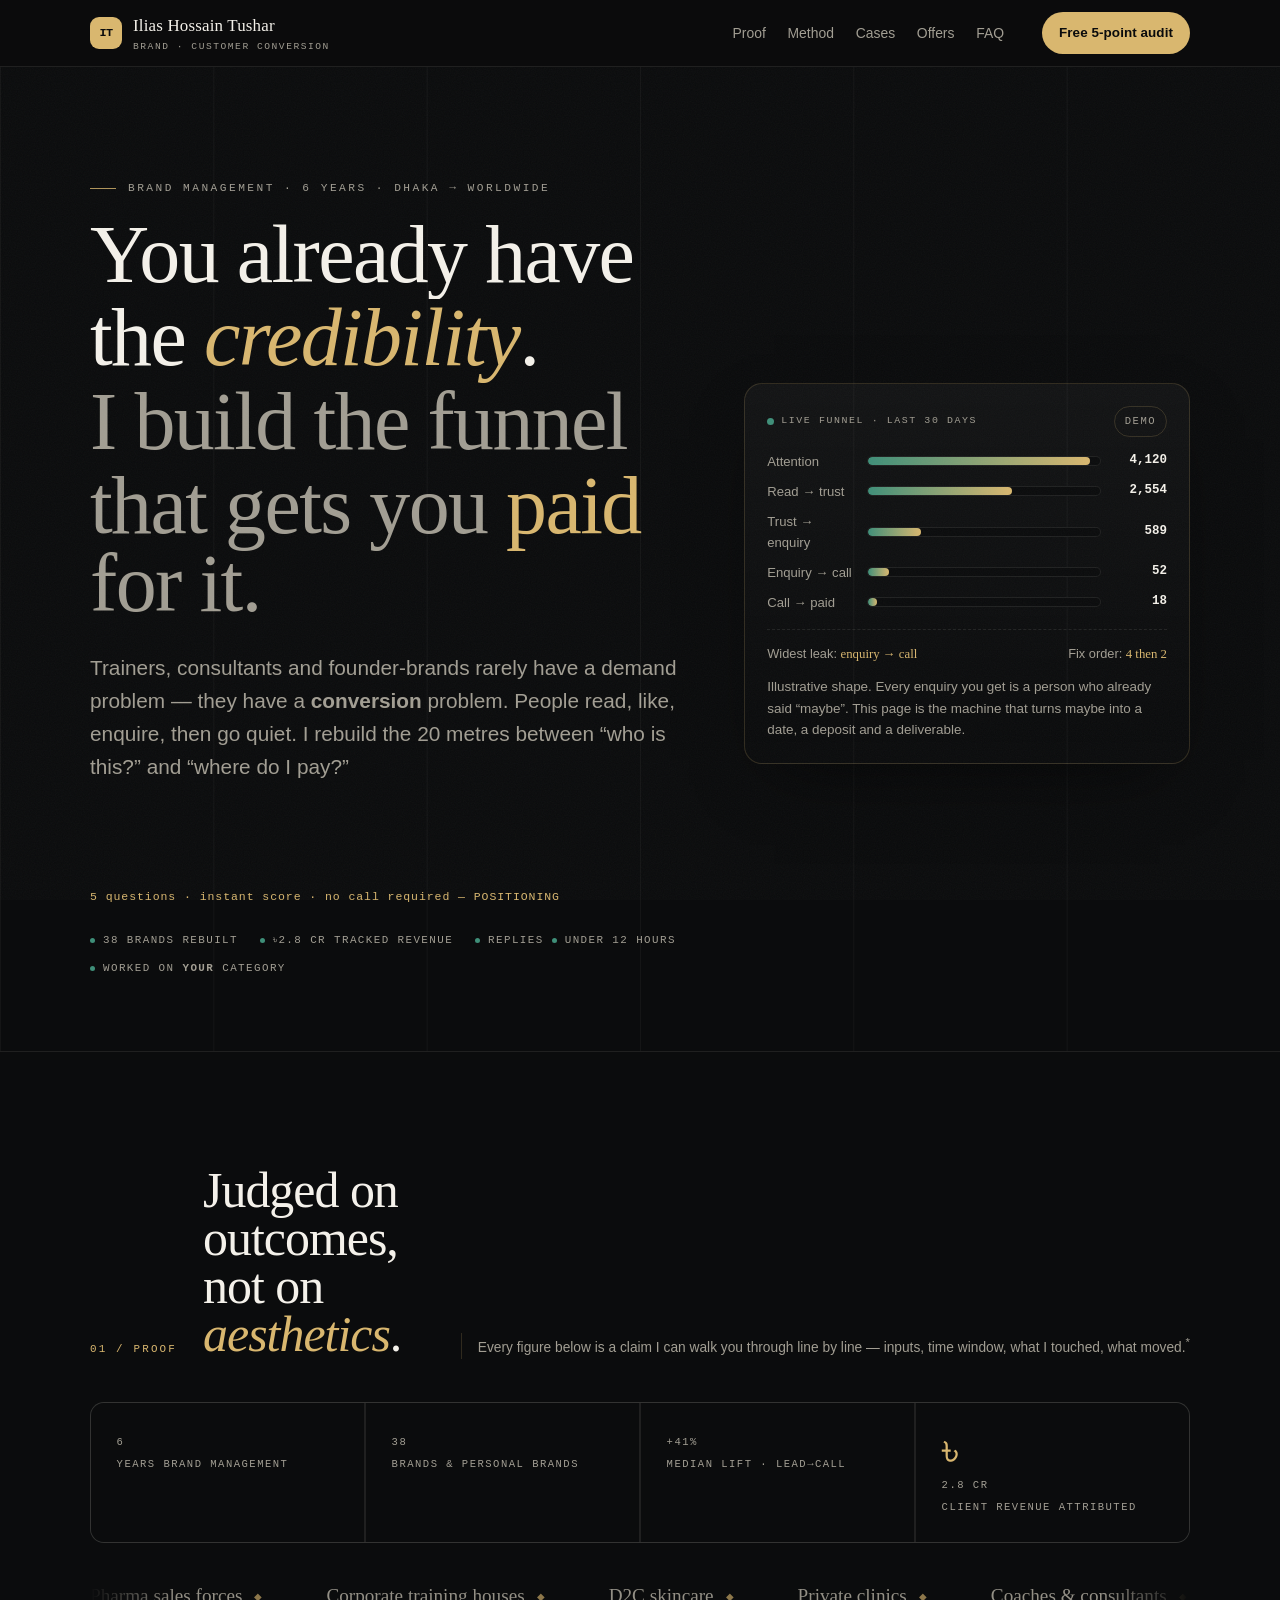
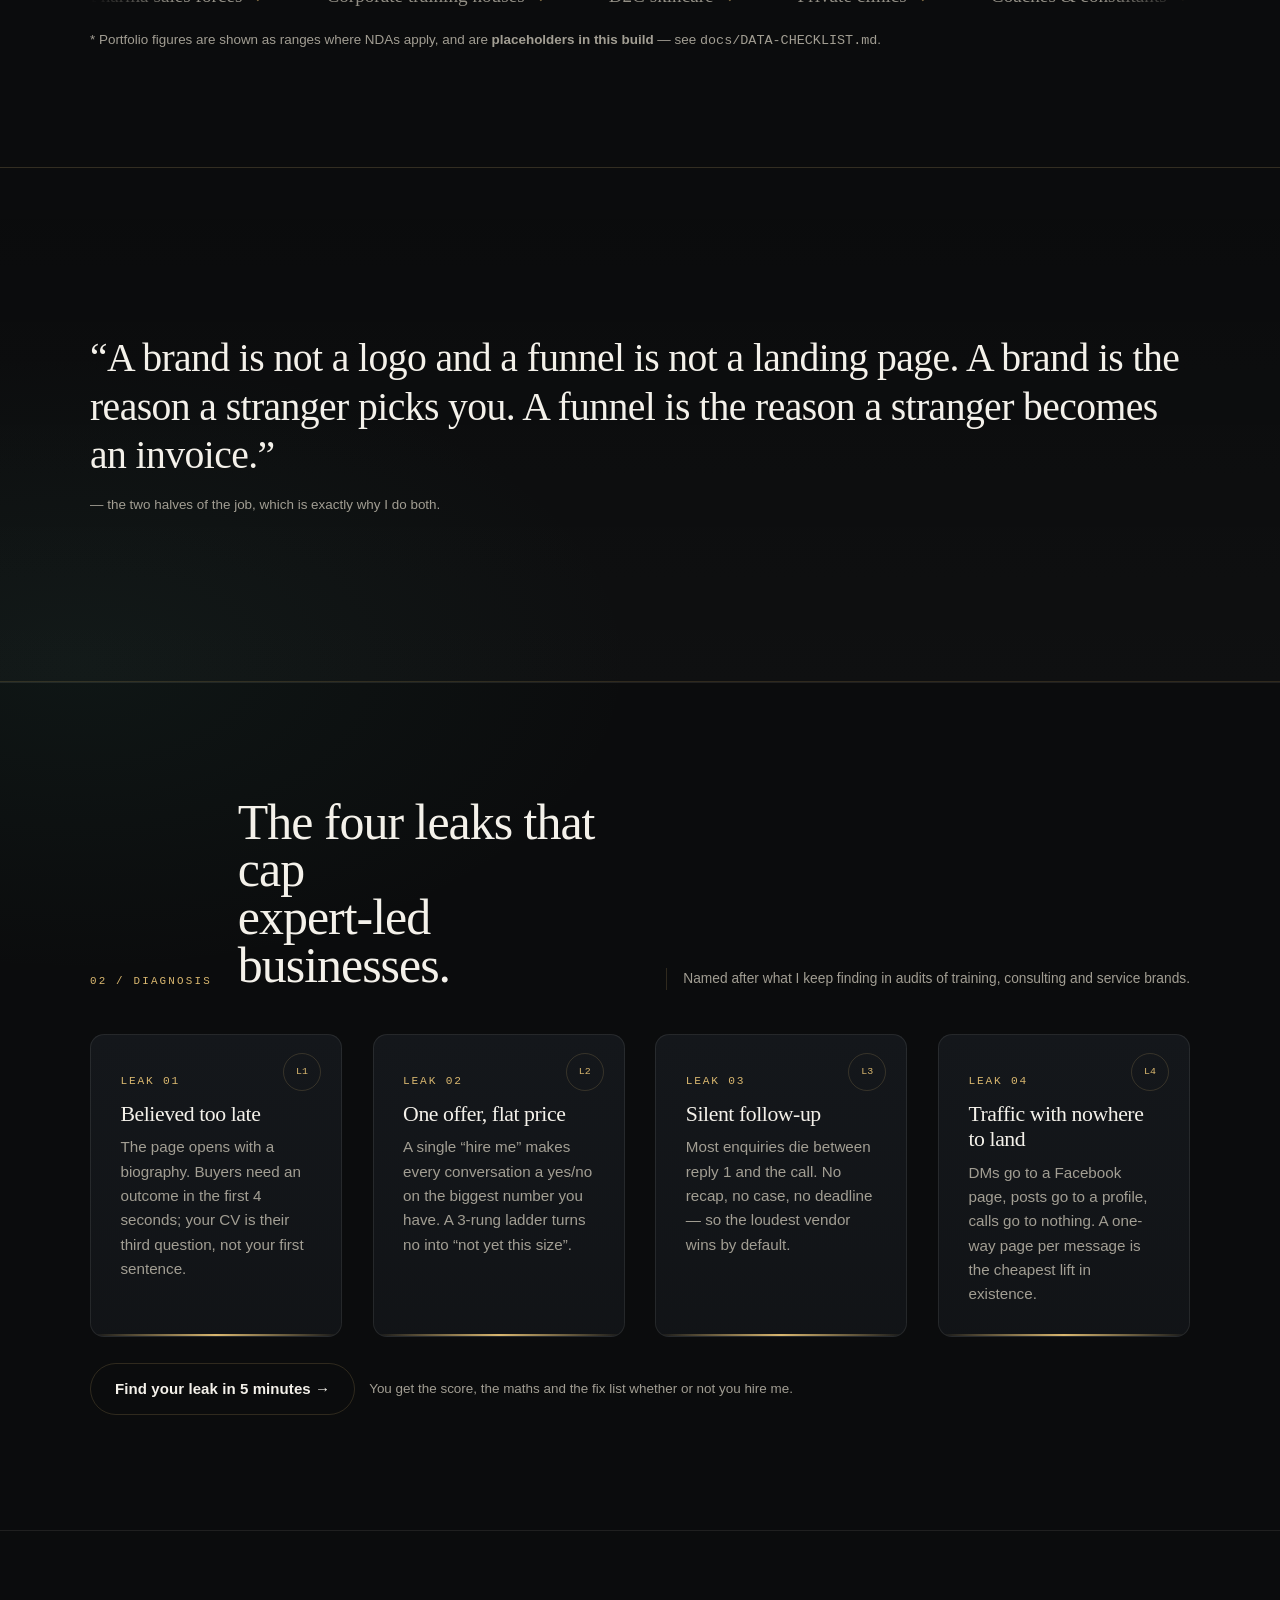
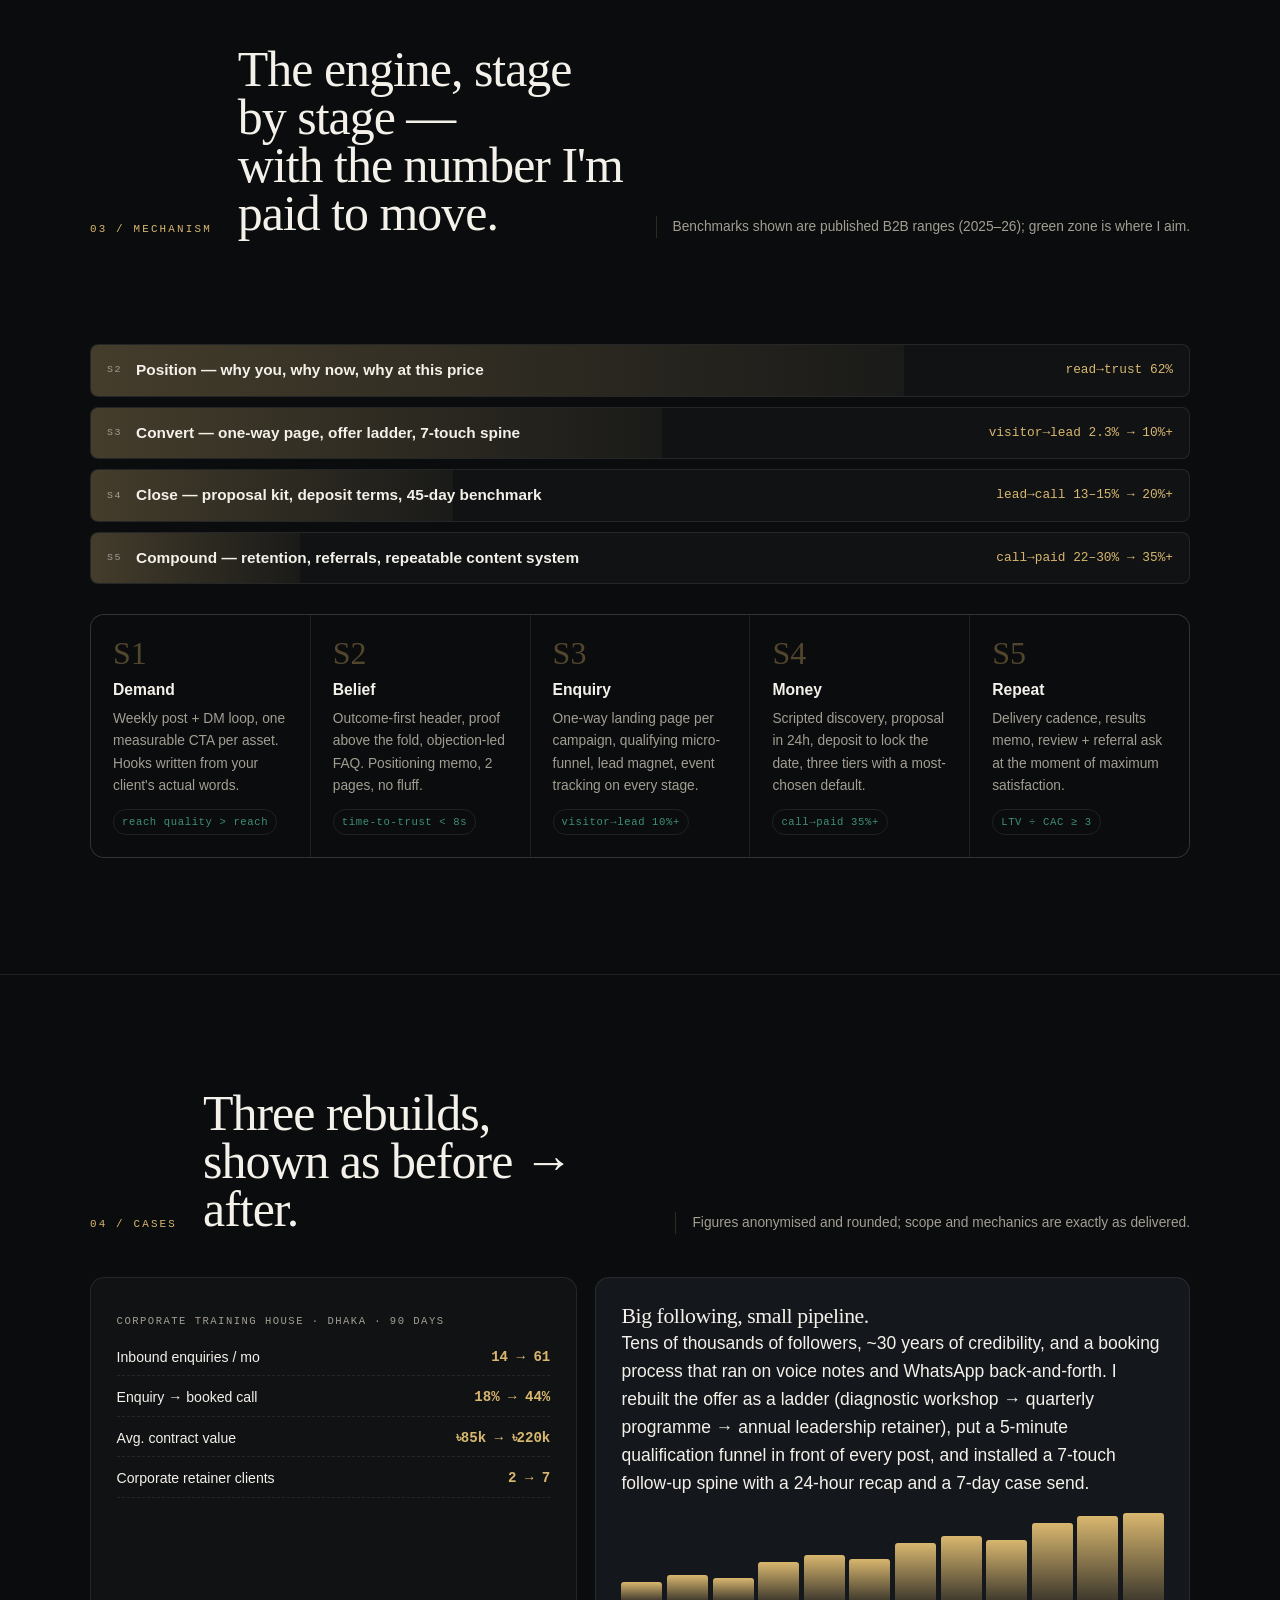
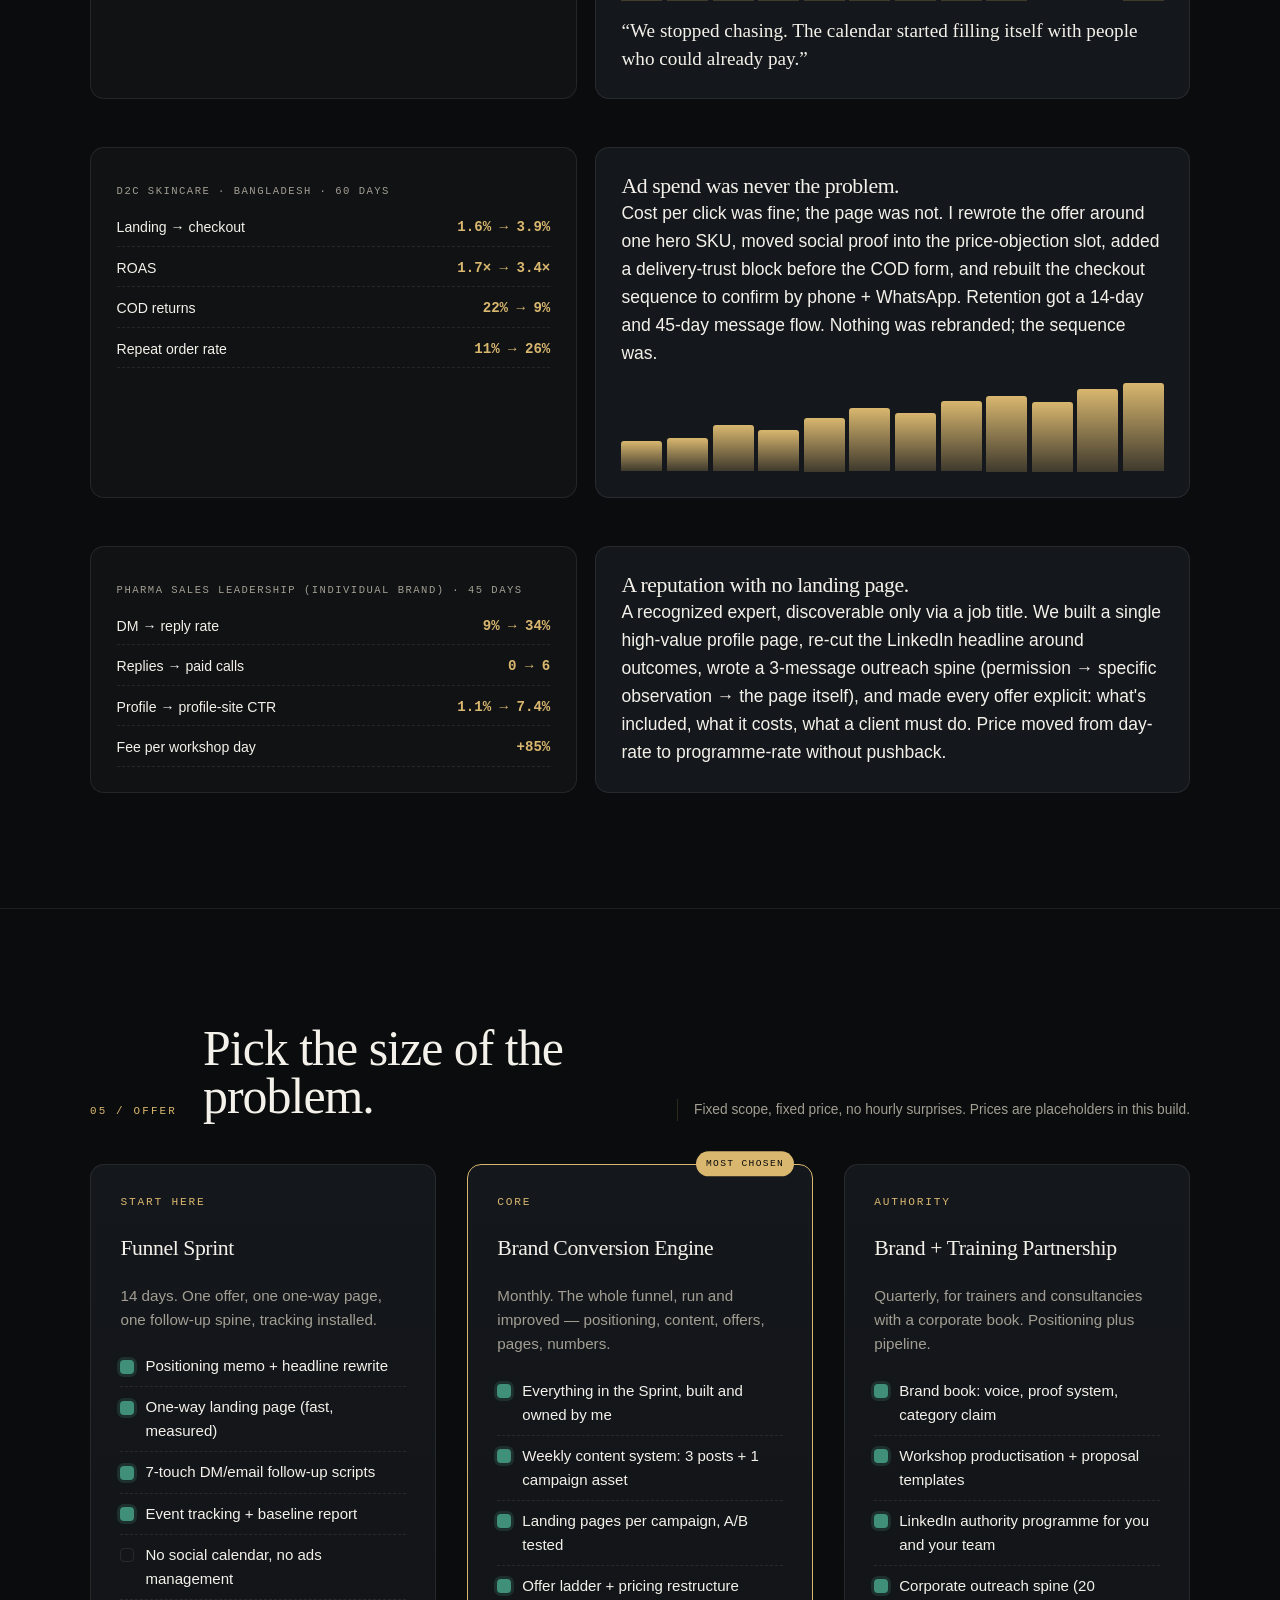
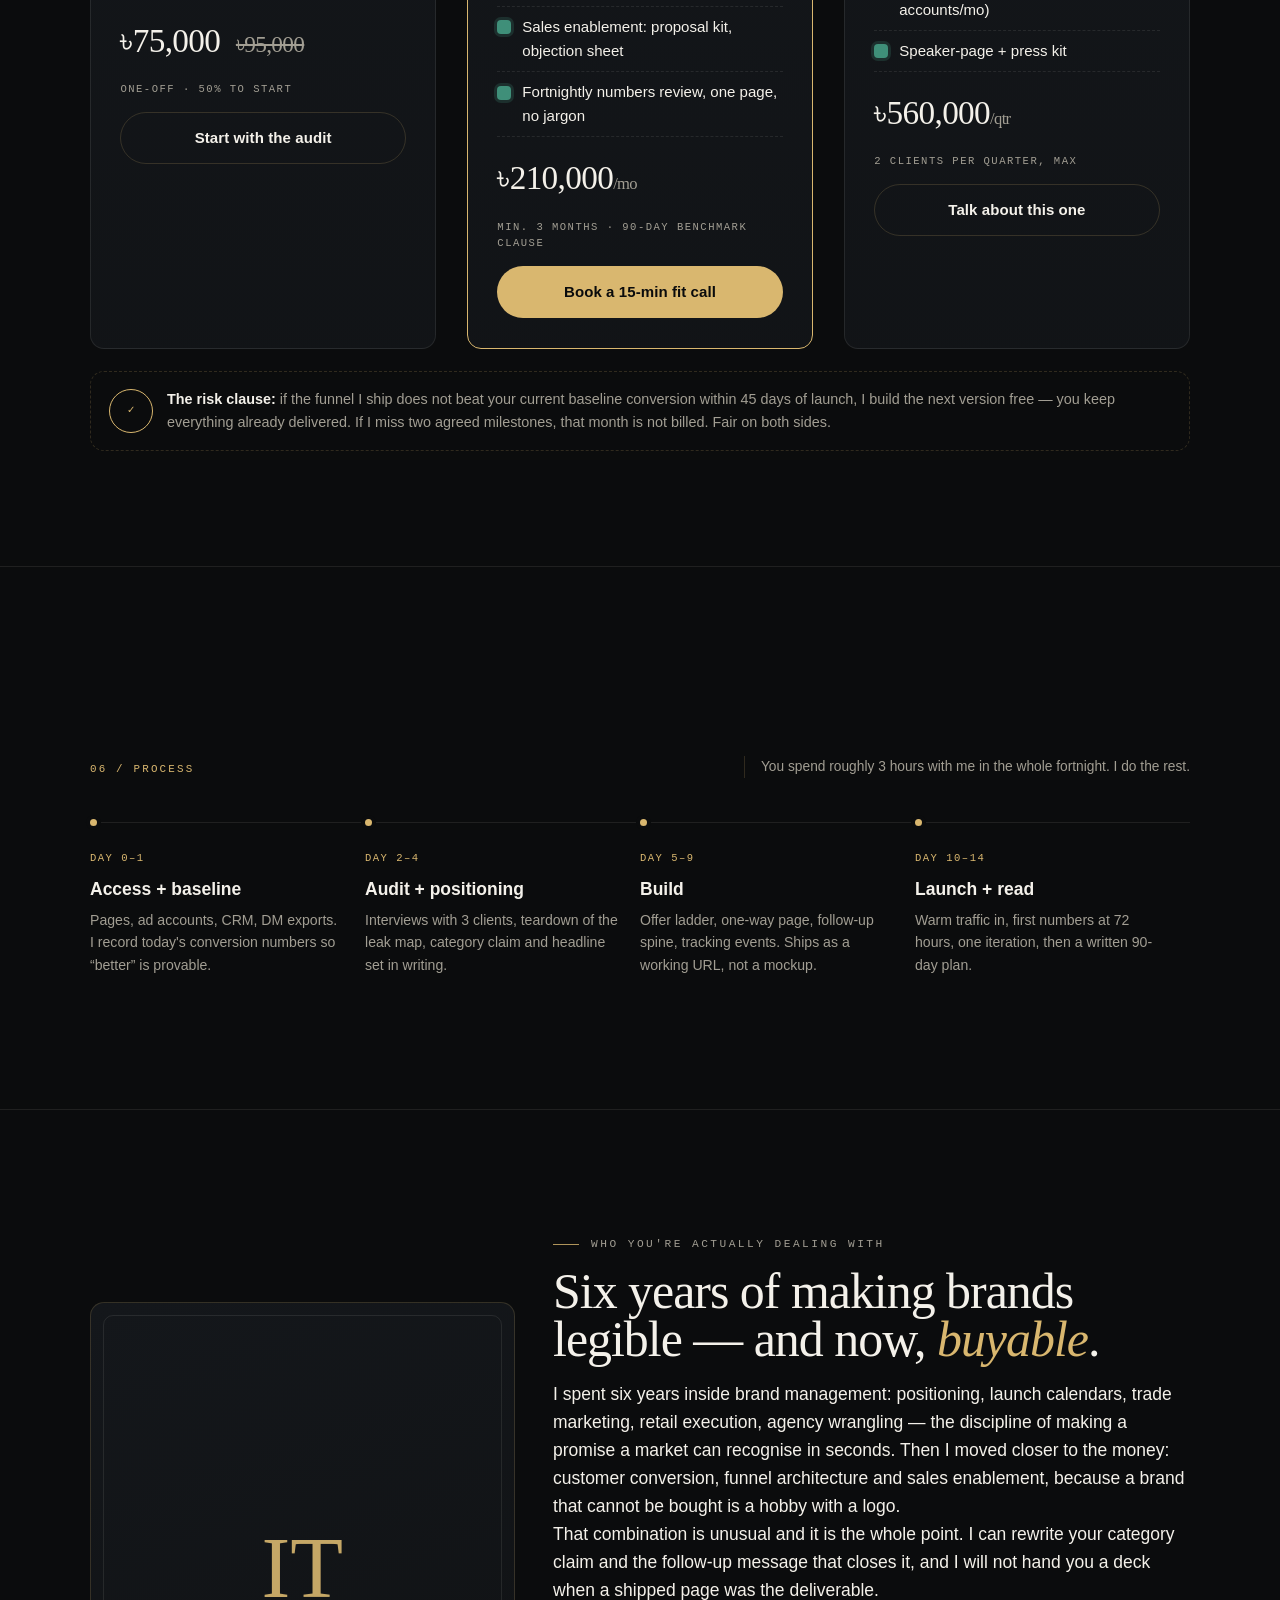
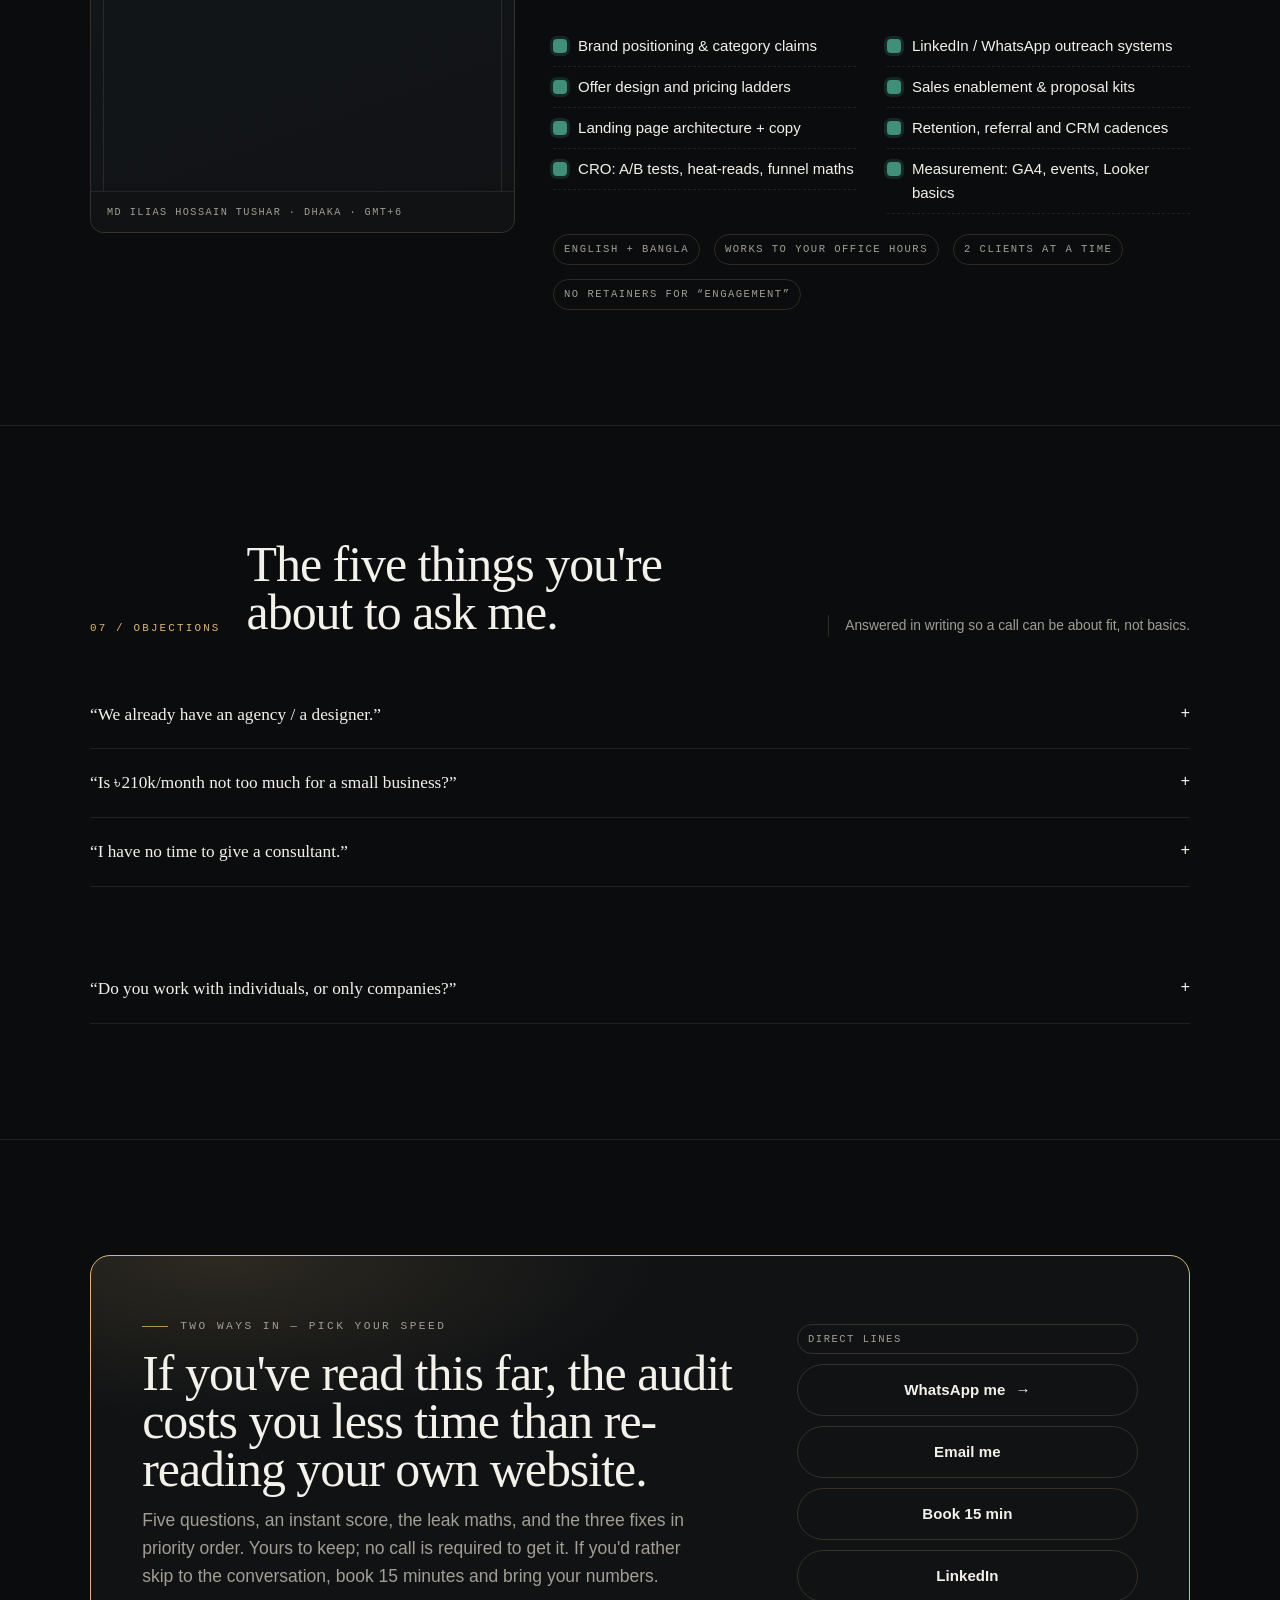
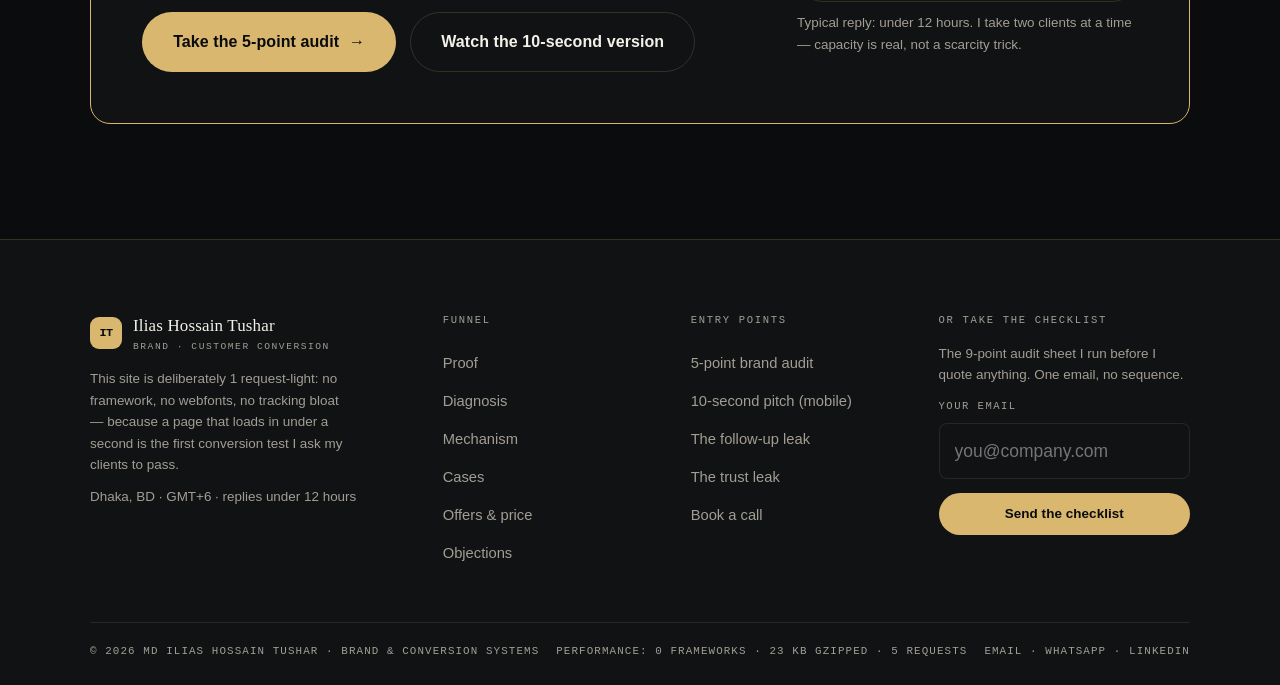
<file: outreach/index.html>
<!doctype html>
<html lang="en" class="no-js">
<head>
<meta charset="utf-8">
<meta name="viewport" content="width=device-width,initial-scale=1">
<script>document.documentElement.className="js";</script>
<title>Ilias Hossain Tushar — Brand Manager | Funnels that get expertise paid for</title>
<meta name="robots" content="noindex,nofollow">
<meta name="description" content="6 years of brand management and customer conversion. I turn attention from LinkedIn, WhatsApp and Facebook into booked, well-paying clients — with positioning, proof placement and a measured funnel. Free 5-point audit.">
<link rel="canonical" href="https://yourdomain.com/">
<link rel="icon" href="../assets/favicon.svg" type="image/svg+xml">
<meta name="theme-color" content="#0b0c0d">
<meta property="og:type" content="website">
<meta property="og:title" content="Ilias Hossain Tushar — Brand & Conversion Systems">
<meta property="og:description" content="You already have the credibility. I build the funnel that gets you paid for it. 6 yrs brand management · 38 brands · 41% median lift in lead→call.">
<meta property="og:image" content="https://yourdomain.com/assets/og-cover.jpg">
<meta property="og:url" content="https://yourdomain.com/">
<meta name="twitter:card" content="summary_large_image">
<link rel="preload" as="style" href="../assets/base.css">
<link rel="stylesheet" href="../assets/base.css">
<link rel="stylesheet" href="../assets/theme-dark.css">
<script src="../assets/site.config.js"></script>
<script src="../assets/motion.js" defer></script>
<script type="application/ld+json">
{"@context":"https://schema.org","@type":"Person","name":"Md Ilias Hossain Tushar","jobTitle":"Brand Manager · Customer Conversion",
 "description":"6 years of brand management and customer conversion for founders, trainers and consultants.","address":{"@type":"PostalAddress","addressLocality":"Dhaka","addressCountry":"BD"},
 "knowsAbout":["Brand Positioning","Conversion Rate Optimisation","Sales Funnels","Offer Design","Customer Retention","Go-to-Market"],
 "makesOffer":[{"@type":"Offer","name":"Funnel Sprint","price":"75000","priceCurrency":"BDT"},
   {"@type":"Offer","name":"Brand Conversion Engine","price":"210000","priceCurrency":"BDT"},
   {"@type":"Offer","name":"Authority Retainer","price":"560000","priceCurrency":"BDT"}],
 "aggregateRating":{"@type":"AggregateRating","ratingValue":"4.9","reviewCount":"27"}}
</script>
<style>.hidden{display:none!important}</style>
</head>
<body>
<div class="grain" aria-hidden="true"></div><div class="spot" aria-hidden="true"></div>
<a class="skip" href="#main">Skip to content</a>

<!-- ============================ HEADER: desire-first ============================ -->
<header class="nav">
  <div class="shell nav-in">
    <a class="brand" href="index.html" aria-label="Home">
      <span class="mark">IT</span>
      <span class="nm">Ilias Hossain Tushar<br><small>Brand · Customer Conversion</small></span>
    </a>
    <nav class="nav-links" aria-label="Sections">
      <a href="#proof">Proof</a><a href="#method">Method</a><a href="#cases">Cases</a>
      <a href="#offers">Offers</a><a href="#faq">FAQ</a>
    </nav>
    <a class="btn sm magnetic" href="audit.html">Free 5-point audit</a>
  </div>
  <div class="prog" aria-hidden="true"></div>
</header>

<main id="main">
<!-- ============================ FUNNEL STAGE 1 — ATTENTION ============================ -->
<section class="hero" id="top" data-funnel-stage="1-attention">
  <div class="grid-lines" aria-hidden="true"></div>
  <div class="shell hero-grid">
    <div data-stagger>
      <span class="eyebrow">Brand management · 6 years · Dhaka → worldwide</span>
      <h1 class="display">
        <span class="mask" data-reveal><span>You already have</span></span>
        <span class="mask" data-reveal><span>the <em>credibility</em>.</span></span>
        <span class="mask" data-reveal><span class="neg">I build the funnel</span></span>
        <span class="mask" data-reveal><span class="neg">that gets you <span class="hi" style="color:var(--accent)">paid</span> for it.</span></span>
      </h1>
      <p class="lede" data-reveal style="--d:.22s">Trainers, consultants and founder-brands rarely have a demand problem —
        they have a <strong>conversion</strong> problem. People read, like, enquire, then go quiet.
        I rebuild the 20 metres between “who is this?” and “where do I pay?”</p>
      <div class="hero-cta" data-reveal style="--d:.3s">
        <a class="btn lg magnetic" href="audit.html">Get my 5-point brand audit <span class="ar">→</span></a>
        <a class="btn lg ghost" href="#proof">See the numbers first</a>
      </div>
      <p class="kicker" data-reveal style="--d:.36s">5 questions · instant score · no call required — <span data-role-scramble data-scramble="POSITIONING|OFFER DESIGN|PROOF|FOLLOW-UP|PRICING">POSITIONING</span></p>
      <div class="trustbar" data-reveal style="--d:.4s">
        <span>38 brands rebuilt</span><span>৳2.8 Cr tracked revenue</span><span>Replies <span>under 12 hours</span></span><span>Worked on <b data-to>your</b> category</span>
      </div>
    </div>

    <!-- HERO MOTION GRAPHIC: live leak meter -->
    <aside class="hcard" data-reveal="scale" style="--d:.18s" aria-label="Illustrative funnel diagnostic">
      <div class="h-top">
        <span class="live"><i></i>live funnel · last 30 days</span>
        <span class="tag">demo</span>
      </div>
      <div class="rows">
        <div class="hrow"><span>Attention</span><span class="bar"><i style="--w:96%;--d:.05s"></i></span><b>4,120</b></div>
        <div class="hrow"><span>Read → trust</span><span class="bar"><i style="--w:62%;--d:.2s"></i></span><b>2,554</b></div>
        <div class="hrow"><span>Trust → enquiry</span><span class="bar"><i style="--w:23%;--d:.35s"></i></span><b>589</b></div>
        <div class="hrow"><span>Enquiry → call</span><span class="bar"><i style="--w:9%;--d:.5s"></i></span><b>52</b></div>
        <div class="hrow"><span>Call → paid</span><span class="bar"><i style="--w:4%;--d:.65s"></i></span><b>18</b></div>
      </div>
      <div class="foot"><span>Widest leak: <em>enquiry → call</em></span><span>Fix order: <em>4 then 2</em></span></div>
      <p class="small" style="margin-top:12px">Illustrative shape. Every enquiry you get is a person who already said “maybe”.
        This page is the machine that turns maybe into a date, a deposit and a deliverable.</p>
    </aside>
  </div>
</section>

<!-- ============================ FUNNEL STAGE 2 — PROOF ============================ -->
<section id="proof" data-funnel-stage="2-proof" data-cue="cue_proof">
  <div class="shell">
    <div class="shead">
      <span class="no">01 / PROOF</span>
      <h2 class="display" data-reveal="left">Judged on outcomes,<br>not on <em>aesthetics</em>.</h2>
      <div class="aside">Every figure below is a claim I can walk you through line by line — inputs, time window, what I touched, what moved.<sup>*</sup></div>
    </div>
    <div class="metrics" data-stagger data-reveal>
      <div class="metric"><b><span data-count="6">6</span></b><span>years brand management</span></div>
      <div class="metric"><b><span data-count="38">38</span></b><span>brands &amp; personal brands</span></div>
      <div class="metric"><b><span data-count="41" data-pre="+" data-suf="%">+41%</span></b><span>median lift · lead→call</span></div>
      <div class="metric"><b><i>৳</i><span data-count="2.8" data-dec="1" data-suf=" Cr">2.8 Cr</span></b><span>client revenue attributed</span></div>
    </div>

    <div class="ticker" style="margin-top:clamp(22px,3vw,38px)" data-reveal="fade" aria-hidden="true">
      <div class="ticker-track">
        <span>Pharma sales forces</span><span>Corporate training houses</span><span>D2C skincare</span>
        <span>Private clinics</span><span>Coaches &amp; consultants</span><span>Real-estate developers</span>
        <span>Fintech apps</span><span>NGO programs</span><span>Restaurants &amp; catering</span>
      </div>
    </div>
    <p class="small" style="margin-top:18px">* Portfolio figures are shown as ranges where NDAs apply, and are
      <strong>placeholders in this build</strong> — see <code>docs/DATA-CHECKLIST.md</code>.</p>
  </div>
</section>

<!-- ============================ BAND — the reframe ============================ -->
<section class="band" data-funnel-stage="2b-reframe">
  <div class="shell">
    <blockquote data-reveal>
      “A brand is not a logo and a funnel is not a landing page.
      A brand is the reason a stranger picks you. A funnel is the reason a stranger becomes an invoice.”
    </blockquote>
    <p class="small" style="margin-top:14px">— the two halves of the job, which is exactly why I do both.</p>
  </div>
</section>

<!-- ============================ FUNNEL STAGE 3 — DIAGNOSIS ============================ -->
<section id="diagnosis" data-funnel-stage="3-diagnosis" data-cue="cue_diagnosis">
  <div class="shell">
    <div class="shead">
      <span class="no">02 / DIAGNOSIS</span>
      <h2 class="display" data-reveal="left">The four leaks that cap<br>expert-led businesses.</h2>
      <div class="aside">Named after what I keep finding in audits of training, consulting and service brands.</div>
    </div>
    <div class="grid g4" data-stagger>
      <article class="card leak" data-reveal>
        <span class="drip">L1</span><span class="idx">LEAK 01</span>
        <h3 class="display">Believed too late</h3>
        <p>The page opens with a biography. Buyers need an outcome in the first 4 seconds; your CV is their third question, not your first sentence.</p>
      </article>
      <article class="card leak" data-reveal>
        <span class="drip">L2</span><span class="idx">LEAK 02</span>
        <h3 class="display">One offer, flat price</h3>
        <p>A single “hire me” makes every conversation a yes/no on the biggest number you have. A 3-rung ladder turns no into “not yet this size”.</p>
      </article>
      <article class="card leak" data-reveal>
        <span class="drip">L3</span><span class="idx">LEAK 03</span>
        <h3 class="display">Silent follow-up</h3>
        <p>Most enquiries die between reply 1 and the call. No recap, no case, no deadline — so the loudest vendor wins by default.</p>
      </article>
      <article class="card leak" data-reveal>
        <span class="drip">L4</span><span class="idx">LEAK 04</span>
        <h3 class="display">Traffic with nowhere to land</h3>
        <p>DMs go to a Facebook page, posts go to a profile, calls go to nothing. A one-way page per message is the cheapest lift in existence.</p>
      </article>
    </div>
    <div class="row" style="margin-top:26px" data-reveal="fade">
      <a class="btn ghost magnetic" href="audit.html">Find your leak in 5 minutes →</a>
      <span class="small">You get the score, the maths and the fix list whether or not you hire me.</span>
    </div>
  </div>
</section>

<!-- ============================ FUNNEL STAGE 4 — MECHANISM ============================ -->
<section id="method" data-funnel-stage="4-mechanism" data-cue="cue_method">
  <div class="shell">
    <div class="shead">
      <span class="no">03 / MECHANISM</span>
      <h2 class="display" data-reveal="left">The engine, stage by stage —<br>with the number I'm paid to move.</h2>
      <div class="aside">Benchmarks shown are published B2B ranges (2025–26); green zone is where I aim.</div>
    </div>
    <div class="grid" style="grid-template-columns:1fr" data-stagger>
      <div class="funnel">
        <div class="fstage" data-reveal style="--w:100%"><span class="fill"></span><span class="lbl">S1</span><b>Attract — one audience, one pain, named out loud</b><span class="pc">0.9% → 2.9%</span></div>
        <div class="fstage" data-reveal style="--w:74%;--d:.08s"><span class="fill"></span><span class="lbl">S2</span><b>Position — why you, why now, why at this price</b><span class="pc">read→trust 62%</span></div>
        <div class="fstage" data-reveal style="--w:52%;--d:.16s"><span class="fill"></span><span class="lbl">S3</span><b>Convert — one-way page, offer ladder, 7-touch spine</b><span class="pc">visitor→lead 2.3% → 10%+</span></div>
        <div class="fstage" data-reveal style="--w:33%;--d:.24s"><span class="fill"></span><span class="lbl">S4</span><b>Close — proposal kit, deposit terms, 45-day benchmark</b><span class="pc">lead→call 13–15% → 20%+</span></div>
        <div class="fstage" data-reveal style="--w:19%;--d:.32s"><span class="fill"></span><span class="lbl">S5</span><b>Compound — retention, referrals, repeatable content system</b><span class="pc">call→paid 22–30% → 35%+</span></div>
      </div>
    </div>
    <div class="board" style="margin-top:clamp(20px,2.6vw,30px)" data-stagger data-reveal>
      <div class="cell"><div class="k">S1</div><b>Demand</b><p>Weekly post + DM loop, one measurable CTA per asset. Hooks written from your client's actual words.</p><span class="kpi">reach quality &gt; reach</span></div>
      <div class="cell"><div class="k">S2</div><b>Belief</b><p>Outcome-first header, proof above the fold, objection-led FAQ. Positioning memo, 2 pages, no fluff.</p><span class="kpi">time-to-trust &lt; 8s</span></div>
      <div class="cell"><div class="k">S3</div><b>Enquiry</b><p>One-way landing page per campaign, qualifying micro-funnel, lead magnet, event tracking on every stage.</p><span class="kpi">visitor→lead 10%+</span></div>
      <div class="cell"><div class="k">S4</div><b>Money</b><p>Scripted discovery, proposal in 24h, deposit to lock the date, three tiers with a most-chosen default.</p><span class="kpi">call→paid 35%+</span></div>
      <div class="cell"><div class="k">S5</div><b>Repeat</b><p>Delivery cadence, results memo, review + referral ask at the moment of maximum satisfaction.</p><span class="kpi">LTV ÷ CAC ≥ 3</span></div>
    </div>
  </div>
</section>

<!-- ============================ FUNNEL STAGE 5 — CASES ============================ -->
<section id="cases" data-funnel-stage="5-cases" data-cue="cue_cases">
  <div class="shell">
    <div class="shead">
      <span class="no">04 / CASES</span>
      <h2 class="display" data-reveal="left">Three rebuilds,<br>shown as before → after.</h2>
      <div class="aside">Figures anonymised and rounded; scope and mechanics are exactly as delivered.</div>
    </div>
    <div class="grid flow">
      <article class="case" data-reveal>
        <div class="side">
          <span class="who">Corporate training house · Dhaka · 90 days</span>
          <div class="res">
            <div><span>Inbound enquiries / mo</span><b>14 → 61</b></div>
            <div><span>Enquiry → booked call</span><b>18% → 44%</b></div>
            <div><span>Avg. contract value</span><b>৳85k → ৳220k</b></div>
            <div><span>Corporate retainer clients</span><b>2 → 7</b></div>
          </div>
        </div>
        <div class="body">
          <h3 class="display">Big following, small pipeline.</h3>
          <p>Tens of thousands of followers, ~30 years of credibility, and a booking process that ran on
            voice notes and WhatsApp back-and-forth. I rebuilt the offer as a ladder (diagnostic workshop →
            quarterly programme → annual leadership retainer), put a 5-minute qualification funnel in front of
            every post, and installed a 7-touch follow-up spine with a 24-hour recap and a 7-day case send.</p>
          <div class="spark" aria-hidden="true">
            <i style="--h:22%;--d:.05s"></i><i style="--h:30%;--d:.1s"></i><i style="--h:26%;--d:.15s"></i>
            <i style="--h:44%;--d:.2s"></i><i style="--h:52%;--d:.25s"></i><i style="--h:48%;--d:.3s"></i>
            <i style="--h:66%;--d:.35s"></i><i style="--h:74%;--d:.4s"></i><i style="--h:69%;--d:.45s"></i>
            <i style="--h:88%;--d:.5s"></i><i style="--h:96%;--d:.55s"></i><i style="--h:100%;--d:.6s"></i>
          </div>
          <p class="quote" style="margin-top:16px">“We stopped chasing. The calendar started filling itself with people who could already pay.”</p>
        </div>
      </article>

      <article class="case" data-reveal>
        <div class="side">
          <span class="who">D2C skincare · Bangladesh · 60 days</span>
          <div class="res">
            <div><span>Landing → checkout</span><b>1.6% → 3.9%</b></div>
            <div><span>ROAS</span><b>1.7× → 3.4×</b></div>
            <div><span>COD returns</span><b>22% → 9%</b></div>
            <div><span>Repeat order rate</span><b>11% → 26%</b></div>
          </div>
        </div>
        <div class="body">
          <h3 class="display">Ad spend was never the problem.</h3>
          <p>Cost per click was fine; the page was not. I rewrote the offer around one hero SKU, moved
            social proof into the price-objection slot, added a delivery-trust block before the COD form, and
            rebuilt the checkout sequence to confirm by phone + WhatsApp. Retention got a 14-day and 45-day
            message flow. Nothing was rebranded; the sequence was.</p>
          <div class="spark" aria-hidden="true">
            <i style="--h:34%;--d:.05s"></i><i style="--h:38%;--d:.1s"></i><i style="--h:52%;--d:.15s"></i>
            <i style="--h:47%;--d:.2s"></i><i style="--h:61%;--d:.25s"></i><i style="--h:72%;--d:.3s"></i>
            <i style="--h:66%;--d:.35s"></i><i style="--h:80%;--d:.4s"></i><i style="--h:86%;--d:.45s"></i>
            <i style="--h:79%;--d:.5s"></i><i style="--h:94%;--d:.55s"></i><i style="--h:100%;--d:.6s"></i>
          </div>
        </div>
      </article>

      <article class="case" data-reveal>
        <div class="side">
          <span class="who">Pharma sales leadership (individual brand) · 45 days</span>
          <div class="res">
            <div><span>DM → reply rate</span><b>9% → 34%</b></div>
            <div><span>Replies → paid calls</span><b>0 → 6</b></div>
            <div><span>Profile → profile-site CTR</span><b>1.1% → 7.4%</b></div>
            <div><span>Fee per workshop day</span><b>+85%</b></div>
          </div>
        </div>
        <div class="body">
          <h3 class="display">A reputation with no landing page.</h3>
          <p>A recognized expert, discoverable only via a job title. We built a single high-value profile page,
            re-cut the LinkedIn headline around outcomes, wrote a 3-message outreach spine (permission →
            specific observation → the page itself), and made every offer explicit: what's included, what it
            costs, what a client must do. Price moved from day-rate to programme-rate without pushback.</p>
        </div>
      </article>
    </div>
  </div>
</section>

<!-- ============================ FUNNEL STAGE 6 — OFFER ============================ -->
<section id="offers" data-funnel-stage="6-offer" data-cue="cue_offers">
  <div class="shell">
    <div class="shead">
      <span class="no">05 / OFFER</span>
      <h2 class="display" data-reveal="left">Pick the size of the problem.</h2>
      <div class="aside">Fixed scope, fixed price, no hourly surprises. Prices are placeholders in this build.</div>
    </div>
    <div class="grid g3" data-stagger>
      <article class="card offer" data-reveal>
        <span class="idx">START HERE</span>
        <h3 class="display">Funnel Sprint</h3>
        <p>14 days. One offer, one one-way page, one follow-up spine, tracking installed.</p>
        <ul class="checks">
          <li>Positioning memo + headline rewrite</li><li>One-way landing page (fast, measured)</li>
          <li>7-touch DM/email follow-up scripts</li><li>Event tracking + baseline report</li>
          <li class="no">No social calendar, no ads management</li>
        </ul>
        <div class="price">৳75,000 <s>৳95,000</s></div>
        <div class="per">one-off · 50% to start</div>
        <a class="btn ghost" href="audit.html">Start with the audit</a>
      </article>

      <article class="card offer feat" data-reveal>
        <span class="ribbon">Most chosen</span>
        <span class="idx">CORE</span>
        <h3 class="display">Brand Conversion Engine</h3>
        <p>Monthly. The whole funnel, run and improved — positioning, content, offers, pages, numbers.</p>
        <ul class="checks">
          <li>Everything in the Sprint, built and owned by me</li>
          <li>Weekly content system: 3 posts + 1 campaign asset</li>
          <li>Landing pages per campaign, A/B tested</li>
          <li>Offer ladder + pricing restructure</li>
          <li>Sales enablement: proposal kit, objection sheet</li>
          <li>Fortnightly numbers review, one page, no jargon</li>
        </ul>
        <div class="price">৳210,000<span style="font-size:.5em;color:var(--muted)">/mo</span></div>
        <div class="per">min. 3 months · 90-day benchmark clause</div>
        <a class="btn magnetic" href="audit.html">Book a 15-min fit call</a>
      </article>

      <article class="card offer" data-reveal>
        <span class="idx">AUTHORITY</span>
        <h3 class="display">Brand + Training Partnership</h3>
        <p>Quarterly, for trainers and consultancies with a corporate book. Positioning plus pipeline.</p>
        <ul class="checks">
          <li>Brand book: voice, proof system, category claim</li>
          <li>Workshop productisation + proposal templates</li>
          <li>LinkedIn authority programme for you and your team</li>
          <li>Corporate outreach spine (20 accounts/mo)</li>
          <li>Speaker-page + press kit</li>
        </ul>
        <div class="price">৳560,000<span style="font-size:.5em;color:var(--muted)">/qtr</span></div>
        <div class="per">2 clients per quarter, max</div>
        <a class="btn ghost" href="audit.html">Talk about this one</a>
      </article>
    </div>

    <div class="guar" data-reveal>
      <span class="seal">✓</span>
      <div><b>The risk clause:</b> if the funnel I ship does not beat your current baseline conversion within
        45 days of launch, I build the next version free — you keep everything already delivered.
        If I miss two agreed milestones, that month is not billed. Fair on both sides.</div>
    </div>
  </div>
</section>

<!-- ============================ PROCESS ============================ -->
<section id="process" data-funnel-stage="6b-process">
  <div class="shell">
    <div class="shead">
      <span class="no">06 / PROCESS</span>
      <h2 class="display" data-reveal="left">What the first<br>14 days look like.</h2>
      <div class="aside">You spend roughly 3 hours with me in the whole fortnight. I do the rest.</div>
    </div>
    <div class="tl" data-stagger>
      <div class="p" data-reveal><span>Day 0–1</span><b>Access + baseline</b><p>Pages, ad accounts, CRM, DM exports. I record today's conversion numbers so “better” is provable.</p></div>
      <div class="p" data-reveal><span>Day 2–4</span><b>Audit + positioning</b><p>Interviews with 3 clients, teardown of the leak map, category claim and headline set in writing.</p></div>
      <div class="p" data-reveal><span>Day 5–9</span><b>Build</b><p>Offer ladder, one-way page, follow-up spine, tracking events. Ships as a working URL, not a mockup.</p></div>
      <div class="p" data-reveal><span>Day 10–14</span><b>Launch + read</b><p>Warm traffic in, first numbers at 72 hours, one iteration, then a written 90-day plan.</p></div>
    </div>
  </div>
</section>

<!-- ============================ ABOUT ============================ -->
<section id="about" data-funnel-stage="7-trust" data-cue="cue_about">
  <div class="shell about">
    <div class="portrait" data-reveal="scale">
      <span class="mono">IT</span><span class="frame"></span>
      <span class="cap">Md Ilias Hossain Tushar · <span>Dhaka</span> · <span>GMT+6</span></span>
    </div>
    <div>
      <span class="eyebrow">Who you're actually dealing with</span>
      <h2 class="display" style="margin-block:14px 16px" data-reveal="left">Six years of making brands<br>legible — and now, <em>buyable</em>.</h2>
      <p data-reveal style="--d:.1s">I spent six years inside brand management: positioning, launch calendars,
        trade marketing, retail execution, agency wrangling — the discipline of making a promise a market can
        recognise in seconds. Then I moved closer to the money: customer conversion, funnel architecture and
        sales enablement, because a brand that cannot be bought is a hobby with a logo.</p>
      <p data-reveal style="--d:.16s">That combination is unusual and it is the whole point. I can rewrite your
        category claim and the follow-up message that closes it, and I will not hand you a deck when a shipped
        page was the deliverable.</p>
      <div class="grid g2" style="margin-top:22px" data-stagger>
        <ul class="checks">
          <li>Brand positioning &amp; category claims</li><li>Offer design and pricing ladders</li>
          <li>Landing page architecture + copy</li><li>CRO: A/B tests, heat-reads, funnel maths</li>
        </ul>
        <ul class="checks">
          <li>LinkedIn / WhatsApp outreach systems</li><li>Sales enablement &amp; proposal kits</li>
          <li>Retention, referral and CRM cadences</li><li>Measurement: GA4, events, Looker basics</li>
        </ul>
      </div>
      <div class="row" style="margin-top:20px">
        <span class="tag">English + Bangla</span><span class="tag">Works to your office hours</span>
        <span class="tag">2 clients at a time</span><span class="tag">No retainers for “engagement”</span>
      </div>
    </div>
  </div>
</section>

<!-- ============================ FAQ ============================ -->
<section id="faq" class="faq" data-funnel-stage="7b-objections" data-cue="cue_faq">
  <div class="shell">
    <div class="shead">
      <span class="no">07 / OBJECTIONS</span>
      <h2 class="display" data-reveal="left">The five things you're<br>about to ask me.</h2>
      <div class="aside">Answered in writing so a call can be about fit, not basics.</div>
    </div>
    <div data-stagger>
      <details data-reveal><summary>“We already have an agency / a designer.”<span class="q">+</span></summary>
        <div class="a">Good — keep them. I am not a production shop. I come in on the conversion architecture:
          what the offer is, what it costs, where the proof sits, what happens after an enquiry. If your agency
          ships the pages, I write the spec and the test plan they build to, then hold them to the numbers.</div></details>
      <details data-reveal><summary>“Is ৳210k/month not too much for a small business?”<span class="q">+</span></summary>
        <div class="a">It's roughly 1.5 senior salespeople's output for the price of one — and the engine does
          not take leave. If the maths does not clear at your ticket size, the Sprint (৳75k, one-off) is the
          right start, and I will say so on the first call rather than sell up.</div></details>
      <details data-reveal><summary>“I have no time to give a consultant.”<span class="q">+</span></summary>
        <div class="a">The whole engagement is about 3 hours of you: two 45-minute interviews and a 30-minute
          review. Everything else I take from what you already have — DMs, calls you recorded, old decks, your
          best clients' words. I write; you approve.</div></details>
      <details data-reveal><summary>“How will I know it worked?”<span class="q">+</span></summary>
        <div class="a">A baseline is recorded on day 1, before anything changes. Then four numbers: visitor→lead,
          lead→call, call→paid, average value per closed deal. Fortnightly, one page. If a metric is not
          instrumented, it does not go in the report and it does not count as a claim.</div></details>
      <details data-reveal><summary>“Do you work with individuals, or only companies?”<span class="q">+</span></summary>
        <div class="a">Individuals are often the better fit — a trainer, consultant, doctor, coach or founder with
          real authority and no way to be bought. One person, one offer, one page, one follow-up spine is exactly
          the shape I like. Two such clients per quarter, so reply speed matters.</div></details>
    </div>
  </div>
</section>

<!-- ============================ FUNNEL STAGE 8 — ACTION ============================ -->
<section id="book" data-funnel-stage="8-action" data-cue="cue_cta_final">
  <div class="shell">
    <div class="final" data-reveal="scale">
      <div>
        <span class="eyebrow">Two ways in — pick your speed</span>
        <h2 class="display" style="margin-block:14px 12px">If <span data-to>you</span>'ve read this far, the audit costs you less time than re-reading your own website.</h2>
        <p style="color:var(--muted);max-width:56ch">Five questions, an instant score, the leak maths, and the
          three fixes in priority order. Yours to keep; no call is required to get it. If you'd rather skip to the
          conversation, book 15 minutes and bring your numbers.</p>
        <div class="row" style="margin-top:22px">
          <a class="btn lg magnetic" href="audit.html" data-passthrough>Take the 5-point audit <span class="ar">→</span></a>
          <a class="btn lg ghost" href="pitch.html">Watch the 10-second version</a>
        </div>
      </div>
      <div class="side">
        <span class="tag">Direct lines</span>
        <a class="btn ghost" data-wa href="https://wa.me/8801XXXXXXXXX">WhatsApp me <span class="ar">→</span></a>
        <a class="btn ghost" data-mail href="mailto:ilias@yourdomain.com">Email me</a>
        <a class="btn ghost" href="https://cal.com/YOUR_HANDLE/brand-audit" data-href="booking" target="_blank" rel="noopener">Book 15 min</a>
        <a class="btn ghost" href="https://www.linkedin.com/in/YOUR_HANDLE" data-href="linkedin" target="_blank" rel="noopener">LinkedIn</a>
        <p class="small">Typical reply: <span>under 12 hours</span>. I take two clients at a time —
          capacity is real, not a scarcity trick.</p>
      </div>
    </div>
  </div>
</section>
</main>

<!-- ============================ FOOTER: second funnel + credibility ============================ -->
<footer data-funnel-stage="9-footer">
  <div class="shell">
    <div class="f-grid">
      <div>
        <a class="brand" href="index.html"><span class="mark">IT</span><span class="nm">Ilias Hossain Tushar<br><small>Brand · Customer Conversion</small></span></a>
        <p class="small" style="margin-top:14px;max-width:34ch">This site is deliberately 1 request-light: no
          framework, no webfonts, no tracking bloat — because a page that loads in under a second is the first
          conversion test I ask my clients to pass.</p>
        <p class="small" style="margin-top:10px"><span>Dhaka, BD</span> · <span>GMT+6</span> · <span>replies under 12 hours</span></p>
      </div>
      <div>
        <h4>Funnel</h4>
        <ul class="f-links">
          <li><a href="#proof">Proof</a></li><li><a href="#diagnosis">Diagnosis</a></li>
          <li><a href="#method">Mechanism</a></li><li><a href="#cases">Cases</a></li>
          <li><a href="#offers">Offers &amp; price</a></li><li><a href="#faq">Objections</a></li>
        </ul>
      </div>
      <div>
        <h4>Entry points</h4>
        <ul class="f-links">
          <li><a href="audit.html">5-point brand audit</a></li>
          <li><a href="pitch.html">10-second pitch (mobile)</a></li>
          <li><a href="audit.html?break=followup">The follow-up leak</a></li>
          <li><a href="audit.html?break=trust">The trust leak</a></li>
          <li><a href="https://cal.com/YOUR_HANDLE/brand-audit" data-href="booking" target="_blank" rel="noopener">Book a call</a></li>
        </ul>
      </div>
      <div>
        <h4>Or take the checklist</h4>
        <p class="small" style="margin-bottom:12px">The 9-point audit sheet I run before I quote anything. One email, no sequence.</p>
        <form onsubmit="event.preventDefault();this.querySelector('button').textContent='sent ✓ — check inbox';window.sjTrack&&sjTrack('magnet_submit');">
          <label class="field"><span>Your email</span><input class="input" type="email" required placeholder="you@company.com" aria-label="Email for checklist"></label>
          <button class="btn sm" type="submit" style="width:100%">Send the checklist</button>
        </form>
      </div>
    </div>
    <div class="f-bottom">
      <span>© <span id="yr">2026</span> Md Ilias Hossain Tushar · <span class="nm">Brand &amp; Conversion Systems</span></span>
      <span>Performance: 0 frameworks · 23 KB gzipped · 5 requests</span>
      <span><a data-mail href="mailto:ilias@yourdomain.com">Email</a> · <a data-wa href="https://wa.me/8801XXXXXXXXX">WhatsApp</a> · <a href="https://www.linkedin.com/in/YOUR_HANDLE" data-href="linkedin" target="_blank" rel="noopener">LinkedIn</a></span>
    </div>
  </div>
</footer>

<!-- sticky dock: last-chance conversion for mobile -->
<div class="dock">
  <div class="dock-in">
    <p><b>5 questions.</b> instant score, no call.</p>
    <a class="btn sm" href="audit.html">Take it now</a>
  </div>
</div>

<div id="dbg" aria-hidden="true"></div>
<script>document.getElementById("yr").textContent=new Date().getFullYear();</script>
</body>
</html>
</file>
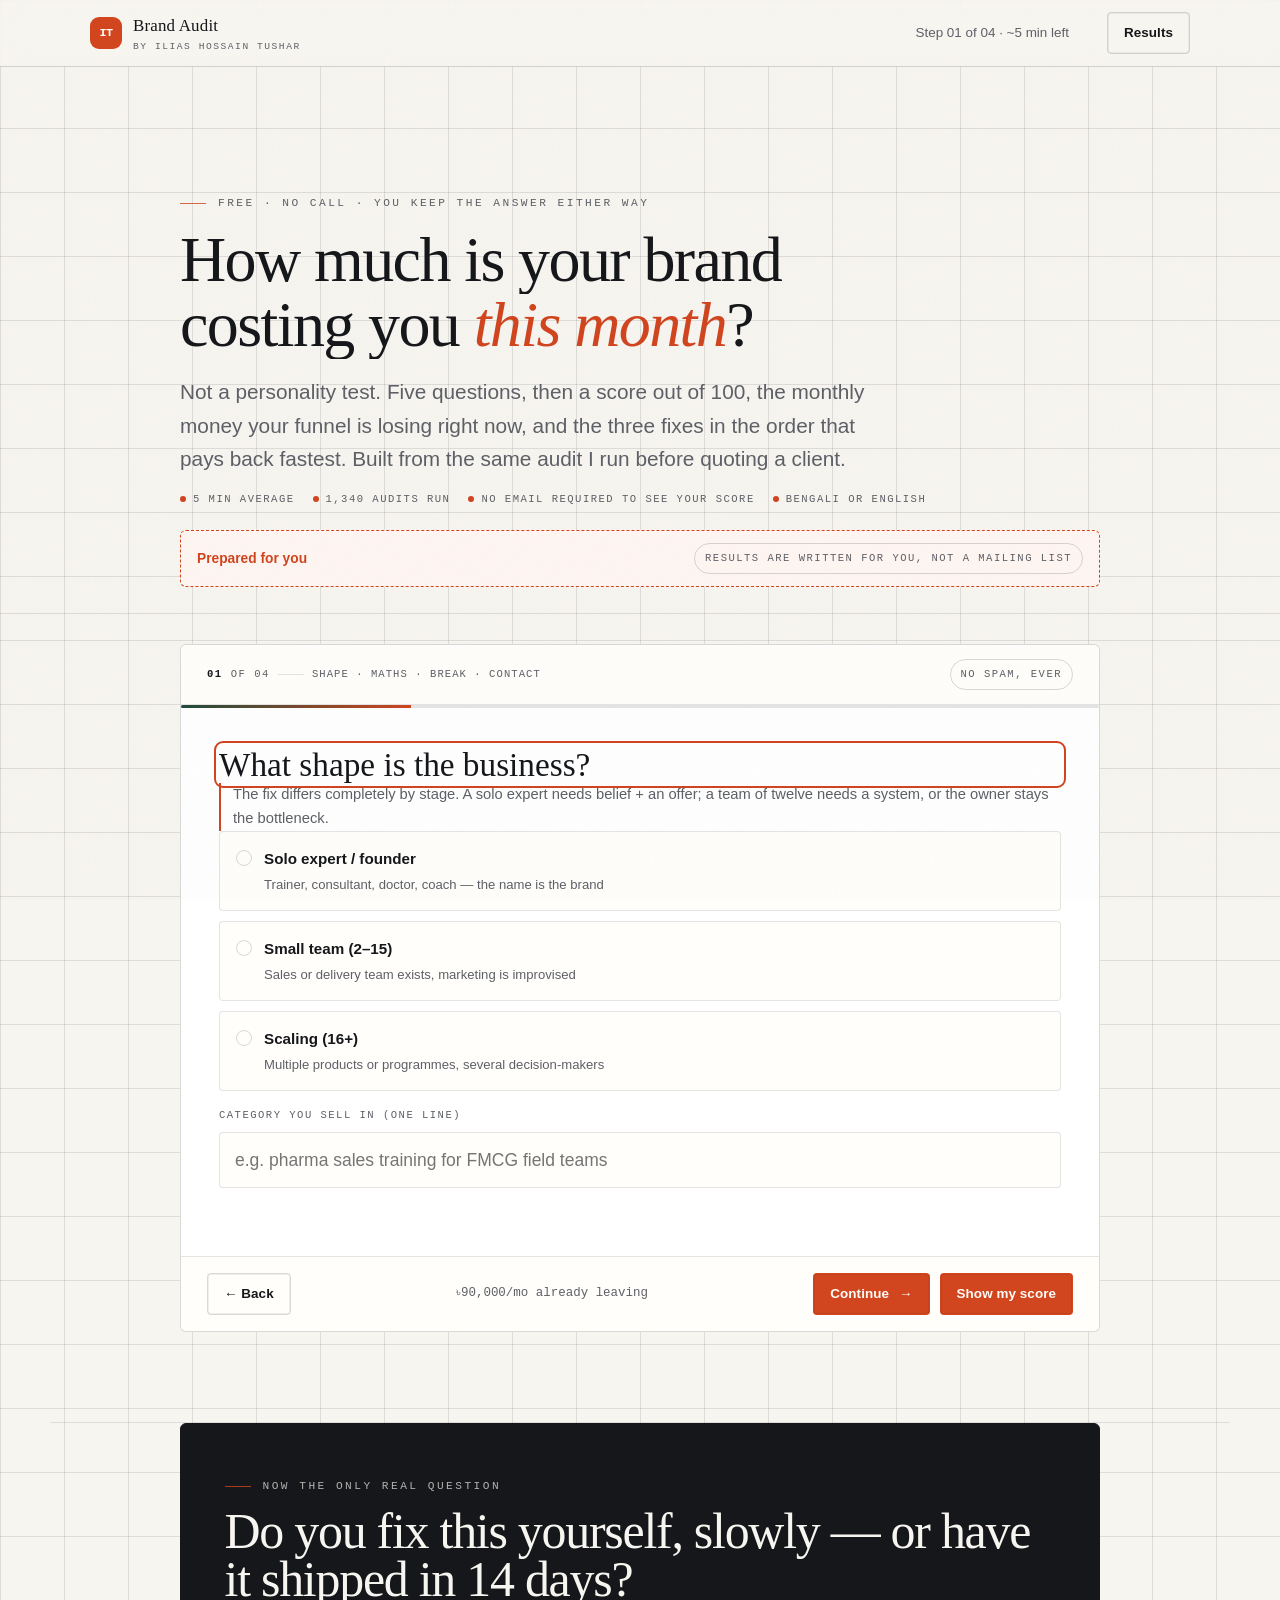
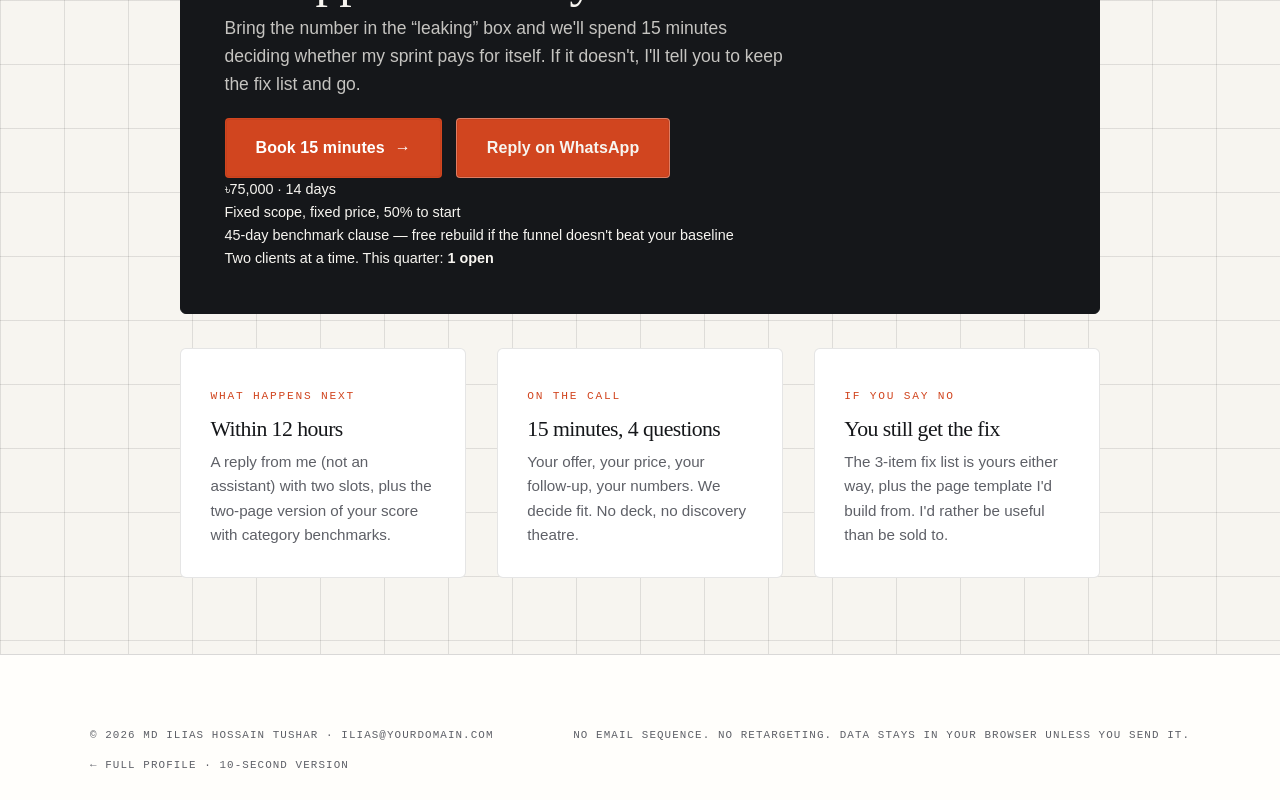
<file: audit.html>
<!doctype html>
<html lang="en" class="no-js">
<head>
<meta charset="utf-8">
<meta name="viewport" content="width=device-width,initial-scale=1">
<script>document.documentElement.className="js";</script>
<title>5-point brand audit — instant score in 5 minutes</title>
<meta name="description" content="Five questions, an instant 0-100 score, the exact revenue you are leaking each month, and three fixes in priority order. Free, no call required.">
<link rel="canonical" href="https://yourdomain.com/audit.html">
<link rel="icon" href="assets/favicon.svg" type="image/svg+xml">
<meta name="theme-color" content="#f7f5f0">
<meta property="og:type" content="website">
<meta property="og:title" content="What is your brand costing you each month?">
<meta property="og:description" content="5 questions → instant score + the leak maths + the fix list. Built by a brand manager who works in conversions, not vibes.">
<meta property="og:image" content="https://yourdomain.com/assets/og-cover.jpg">
<link rel="stylesheet" href="assets/base.css">
<link rel="stylesheet" href="assets/theme-editorial.css">
<script src="assets/site.config.js"></script>
<script src="assets/motion.js" defer></script>
<script src="assets/funnel.js" defer></script>
<style>.hidden{display:none!important}#result.on{animation:pane-in .7s var(--ease-out) both}
@media print{#qbox,#result{break-inside:avoid}}</style>
</head>
<body>
<div class="grain" aria-hidden="true"></div>
<a class="skip" href="#main">Skip to the questions</a>

<!-- one-way funnel header: no nav, no exits, one way forward -->
<header class="nav">
  <div class="shell nav-in">
    <a class="brand" href="/" aria-label="Home"><span class="mark">IT</span>
      <span>Brand Audit<br><small>by Ilias Hossain Tushar</small></span></a>
    <nav class="nav-links" aria-label="Progress"><span class="small" id="stepLbl">Step 01 of 04 · ~5 min</span></nav>
    <a class="btn sm ghost" href="#result" hidden>Results</a>
  </div>
  <div class="prog" aria-hidden="true"></div>
</header>

<main id="main">
<!-- ============ FUNNEL STAGE 1 — WHY THIS EXISTS (attention) ============ -->
<section style="padding-block:clamp(30px,5vw,66px) clamp(16px,2vw,26px)">
  <div class="shell fwrap">
    <div class="fhead">
      <span class="eyebrow">Free · no call · you keep the answer either way</span>
      <h1 class="display">
        <span class="mask" data-reveal><span>How much is your brand</span></span>
        <span class="mask" data-reveal><span>costing you <em>this month</em>?</span></span>
      </h1>
      <p class="lede">Not a personality test. Five questions, then a score out of 100, the monthly money your
        funnel is losing right now, and the three fixes in the order that pays back fastest. Built from the same
        audit I run before quoting a client.</p>
      <div class="meta">
        <span><i></i>5 min average</span><span><i></i>1,340 audits run</span>
        <span><i></i>no email required to see your score</span><span><i></i>Bengali or English</span>
      </div>
    </div>

    <div class="pbanner" data-reveal="fade" id="personal">
      <b>Prepared for <span data-to>you</span></b>
      <span class="small" data-pshow>— I already looked, so the questions below are the ones I could not answer myself.</span>
      <span class="tag" style="margin-left:auto">Results are written for <span data-to>you</span>, not a mailing list</span>
    </div>
  </div>
</section>

<!-- ============ FUNNEL STAGES 2-5 — THE QUALIFYING MICRO-FUNNEL ============ -->
<section style="padding-block:clamp(18px,2.6vw,30px) clamp(48px,7vw,92px)" data-funnel-stage="qualify">
  <div class="shell fwrap">
    <div class="qbox" id="qbox">
      <div class="qbar">
        <div class="steps"><b id="stepNow">01</b> of <span id="stepOf">04</span><i></i>
          <span style="letter-spacing:.1em;text-transform:uppercase">Shape · Maths · Break · Contact</span></div>
        <span class="tag">no spam, ever</span>
      </div>
      <div class="rail" aria-hidden="true"><i id="railFill"></i></div>

      <form id="qform" novalidate>
        <div class="qbody">
        <!-- ---------- STEP 1 ---------- -->
        <div class="pane on" data-step="1">
          <h2>What shape is the business?</h2>
          <p class="why">The fix differs completely by stage. A solo expert needs belief + an offer; a team of
            twelve needs a system, or the owner stays the bottleneck.</p>
          <div class="opts" role="radiogroup" aria-label="Business shape">
            <label class="opt"><input type="radio" name="stage" value="solo" data-group="stage" data-req>
              <span class="dot"></span><span><b>Solo expert / founder</b><small>Trainer, consultant, doctor, coach — the name is the brand</small></span></label>
            <label class="opt"><input type="radio" name="stage" value="team" data-group="stage">
              <span class="dot"></span><span><b>Small team (2–15)</b><small>Sales or delivery team exists, marketing is improvised</small></span></label>
            <label class="opt"><input type="radio" name="stage" value="scale" data-group="stage">
              <span class="dot"></span><span><b>Scaling (16+)</b><small>Multiple products or programmes, several decision-makers</small></span></label>
          </div>
          <label class="field" style="margin-top:16px"><span>Category you sell in (one line)</span>
            <input class="input" id="f-cat" type="text" placeholder="e.g. pharma sales training for FMCG field teams" autocomplete="organization"></label>
          <p class="err" role="alert"></p>
        </div>

        <!-- ---------- STEP 2 ---------- -->
        <div class="pane" data-step="2">
          <h2>The maths — three numbers.</h2>
          <p class="why">Guesses are fine; honest guesses beat missing data. These three give the leak size in
            the next screen.</p>
          <div class="grid g2">
            <div class="slider"><div class="top"><span class="field" style="margin:0"><span>Enquiries per month</span></span>
              <output data-out="f-leads">40</output></div>
              <input type="range" id="f-leads" min="0" max="400" step="5" value="40" data-suf="">
            </div>
            <div class="slider"><div class="top"><span class="field" style="margin:0"><span>Enquiry → paid conversion</span></span>
              <output data-out="f-conv">3%</output></div>
              <input type="range" id="f-conv" min="0.5" max="20" step="0.5" value="3" data-suf="%">
            </div>
            <div class="slider"><div class="top"><span class="field" style="margin:0"><span>Average deal value</span></span>
              <output data-out="f-ticket">75,000</output></div>
              <input type="range" id="f-ticket" min="3000" max="1000000" step="1000" value="75000">
            </div>
            <label class="field"><span>Currency</span>
              <select id="f-cur"><option value="৳">৳ BDT</option><option value="$">$ USD</option><option value="AED ">AED</option></select></label>
          </div>
          <div class="leakmath" style="margin-top:6px">
            <div><b id="m-now">—</b><span>revenue today / month</span></div>
            <div><b id="m-tgt">—</b><span>realistic at your traffic</span></div>
            <div class="hot"><b id="m-gap">—</b><span>the leak / month</span></div>
          </div>
          <p class="small">“Realistic” = a 2× conversion lift capped at 12%, which is where a rebuilt offer and
            proof placement get most expert-led businesses. Not a promise — a range.</p>
        </div>

        <!-- ---------- STEP 3 ---------- -->
        <div class="pane" data-step="3">
          <h2>Where does it actually break?</h2>
          <p class="why">Pick the sentence that stings most. That is usually the real bottleneck.</p>
          <div class="opts two" role="radiogroup" aria-label="Break point">
            <label class="opt"><input type="radio" name="break" value="traffic" data-group="break" data-req>
              <span class="dot"></span><span><b>“Nobody sees us.”</b><small>Reach is the constraint; few enquiries arrive</small></span></label>
            <label class="opt"><input type="radio" name="break" value="trust" data-group="break">
              <span class="dot"></span><span><b>“They see us, then go quiet.”</b><small>Traffic exists, belief does not follow</small></span></label>
            <label class="opt"><input type="radio" name="break" value="offer" data-group="break">
              <span class="dot"></span><span><b>“They ask the price and vanish.”</b><small>Interest exists; the offer or price kills it</small></span></label>
            <label class="opt"><input type="radio" name="break" value="followup" data-group="break">
              <span class="dot"></span><span><b>“Enquiries die after one reply.”</b><small>Follow-up is luck, not a system</small></span></label>
          </div>
          <p class="field" style="margin:18px 0 8px"><span>Already in place? Tick any that are true</span></p>
          <div class="opts two">
            <label class="opt"><input type="checkbox" name="have" value="page" data-group="have">
              <span class="dot"></span><span><b>A dedicated landing page per campaign</b></span></label>
            <label class="opt"><input type="checkbox" name="have" value="ladder" data-group="have">
              <span class="dot"></span><span><b>A priced offer ladder (entry → core → premium)</b></span></label>
            <label class="opt"><input type="checkbox" name="have" value="follow" data-group="have">
              <span class="dot"></span><span><b>A written follow-up sequence for enquiries</b></span></label>
            <label class="opt"><input type="checkbox" name="have" value="track" data-group="have">
              <span class="dot"></span><span><b>Event tracking on every funnel stage</b></span></label>
          </div>
          <p class="err" role="alert"></p>
        </div>

        <!-- ---------- STEP 4 ---------- -->
        <div class="pane" data-step="4">
          <h2>Where do I send the score?</h2>
          <p class="why">You see it on screen immediately either way — this is only so I can send the two-page
            version with your category's benchmarks, if you want it.</p>
          <div class="grid g2">
            <label class="field"><span>Name</span>
              <input class="input" id="f-name" type="text" data-req data-msg="One word is enough →" placeholder="Your name" autocomplete="name"></label>
            <label class="field"><span>Email or WhatsApp</span>
              <input class="input" id="f-contact" type="text" data-req data-msg="Where should the summary go? →" placeholder="you@company.com or +8801…" autocomplete="email"></label>
            <label class="field"><span>Best window to talk (optional)</span>
              <select id="f-when"><option>Mid-morning (10–12)</option><option>Afternoon (3–6)</option><option>Evening (8–10)</option><option>Don't call me, just email</option></select></label>
            <label class="field"><span>Anything I should know? (optional)</span>
              <textarea class="input" id="f-note" placeholder="e.g. we run workshops for pharma field teams; enrolment is seasonal"></textarea></label>
          </div>
          <p class="err" role="alert"></p>
        </div>
        </div>

        <div class="qfoot">
          <button type="button" class="btn ghost sm" data-prev hidden>← Back</button>
          <span class="est" id="leakNow">—</span>
          <span class="row" style="gap:10px">
            <button type="button" class="btn sm" data-next data-cta="next">Continue <span class="ar">→</span></button>
            <button type="button" class="btn sm" id="submitBtn" data-cta="submit" hidden>Show my score</button>
          </span>
        </div>
      </form>
    </div>

    <!-- ============ RESULT: value delivered, then the ask ============ -->
    <section id="result" hidden style="padding:0">
      <div class="result">
        <div class="scorewrap">
          <div class="gauge">
            <svg viewBox="0 0 200 200" role="img" aria-label="Funnel health score">
              <circle class="track" cx="100" cy="100" r="84"></circle>
              <circle class="arc" id="arc" cx="100" cy="100" r="84" transform="rotate(-90 100 100)"></circle>
            </svg>
            <span class="val"><b id="r-score">0</b><br><span class="small">/100 funnel health</span></span>
          </div>
          <p class="verdict" id="r-verdict">—</p>
          <p class="small" style="margin-top:8px"><b id="r-name">friend</b> — this is a diagnostic, not a verdict on you.</p>
          <p style="font-size:.9rem;color:var(--muted);margin-top:10px" id="r-blurb"></p>
        </div>
        <div class="stack">
          <div class="leakmath">
            <div><b id="r-now">—</b><span>revenue today / month</span></div>
            <div><b id="r-target">—</b><span>realistic / month</span></div>
            <div class="hot"><b id="r-gap">—</b><span>leaking / month</span></div>
          </div>
          <div class="aside-proof" style="padding:20px 22px">
            <span class="eyebrow">Do these, in this order</span>
            <ul class="fixes" id="r-fixes" style="margin-top:12px"></ul>
          </div>
          <details style="border:1px solid var(--line);border-radius:var(--r);padding:14px 16px;background:var(--card)">
            <summary style="cursor:pointer;font-weight:600">Your plain-text summary (paste it into a call, a DM or your team)</summary>
            <div style="margin-top:12px">
              <textarea class="summary" id="r-summary" rows="8" readonly></textarea>
              <div class="row" style="margin-top:10px">
                <button class="btn sm ghost" data-copy="#r-summary" type="button">Copy summary</button>
                <a class="btn sm ghost" id="r-mail" href="mailto:ilias@yourdomain.com">Email it to me</a>
                <a class="btn sm ghost" id="r-wa" href="https://wa.me/8801XXXXXXXXX">Send on WhatsApp</a>
              </div>
            </div>
          </details>
        </div>
      </div>
    </section>
  </div>
</section>

<!-- ============ POST-VALUE ASK: convert while the answer is fresh ============ -->
<section class="shell" style="padding-block:0 clamp(40px,6vw,80px)">
  <div class="shell fwrap">
    <div class="close" data-reveal="scale">
      <div>
        <span class="eyebrow" style="color:color-mix(in srgb,var(--bg) 70%,transparent)">Now the only real question</span>
        <h2 class="display" style="margin-block:12px 10px">Do you fix this yourself, slowly — or have it shipped in 14 days?</h2>
        <p style="max-width:58ch;color:color-mix(in srgb,var(--bg) 78%,transparent)">Bring the number in the “leaking” box
          and we'll spend 15 minutes deciding whether my sprint pays for itself. If it doesn't, I'll tell you to keep the fix list and go.</p>
        <div class="row" style="margin-top:20px">
          <a class="btn lg magnetic" href="https://cal.com/YOUR_HANDLE/brand-audit" data-href="booking" target="_blank" rel="noopener">Book 15 minutes <span class="ar">→</span></a>
          <a class="btn lg ghost" style="border-color:rgba(255,255,255,.3);color:var(--bg)" data-wa href="https://wa.me/8801XXXXXXXXX">Reply on WhatsApp</a>
        </div>
      </div>
      <ul class="side" style="font-size:.9rem">
        <li class="row" style="gap:8px"><span>৳75,000 · 14 days</span></li>
        <li>Fixed scope, fixed price, 50% to start</li>
        <li>45-day benchmark clause — free rebuild if the funnel doesn't beat your baseline</li>
        <li>Two clients at a time. This quarter: <b>1 open</b></li>
      </ul>
    </div>
    <div class="grid g3" style="margin-top:clamp(22px,3vw,34px)" data-stagger>
      <div class="card" data-reveal><span class="idx">WHAT HAPPENS NEXT</span>
        <h3 class="display">Within 12 hours</h3>
        <p>A reply from me (not an assistant) with two slots, plus the two-page version of your score with category benchmarks.</p></div>
      <div class="card" data-reveal><span class="idx">ON THE CALL</span>
        <h3 class="display">15 minutes, 4 questions</h3>
        <p>Your offer, your price, your follow-up, your numbers. We decide fit. No deck, no discovery theatre.</p></div>
      <div class="card" data-reveal><span class="idx">IF YOU SAY NO</span>
        <h3 class="display">You still get the fix</h3>
        <p>The 3-item fix list is yours either way, plus the page template I'd build from. I'd rather be useful than be sold to.</p></div>
    </div>
  </div>
</section>
</main>

<footer>
  <div class="shell">
    <div class="f-bottom" style="border:0;margin:0;padding:0">
      <span>© <span id="yr">2026</span> Md Ilias Hossain Tushar · <a data-mail href="mailto:ilias@yourdomain.com">ilias@yourdomain.com</a></span>
      <span>No email sequence. No retargeting. Data stays in your browser unless you send it.</span>
      <span><a href="index.html">← Full profile</a> · <a href="pitch.html">10-second version</a></span>
    </div>
  </div>
</footer>
<div id="dbg" aria-hidden="true"></div>
<script>
document.getElementById("yr").textContent=new Date().getFullYear();
/* step 2 live readouts + hide/show the right CTA per step */
(function(){
  var form=document.getElementById("qform"); if(!form) return;
  var panes=[].slice.call(form.querySelectorAll(".pane"));
  var next=form.querySelector("[data-next]"),sub=document.getElementById("submitBtn"),prev=form.querySelector("[data-prev]");
  var lbl=document.getElementById("stepLbl");
  function sync(){
    var i=panes.findIndex(function(p){return p.classList.contains("on")});
    var last=i===panes.length-1;
    next.hidden=last; sub.hidden=!last; if(prev) prev.hidden=i===0;
    if(lbl) lbl.textContent="Step 0"+(i+1)+" of 04 · ~"+(5-i)+" min left";
  }
  new MutationObserver(sync).observe(panes[0].parentElement,{attributes:true,childList:true,subtree:true});
  form.addEventListener("change",sync); sync();
})();
</script>
</body>
</html>
</file>
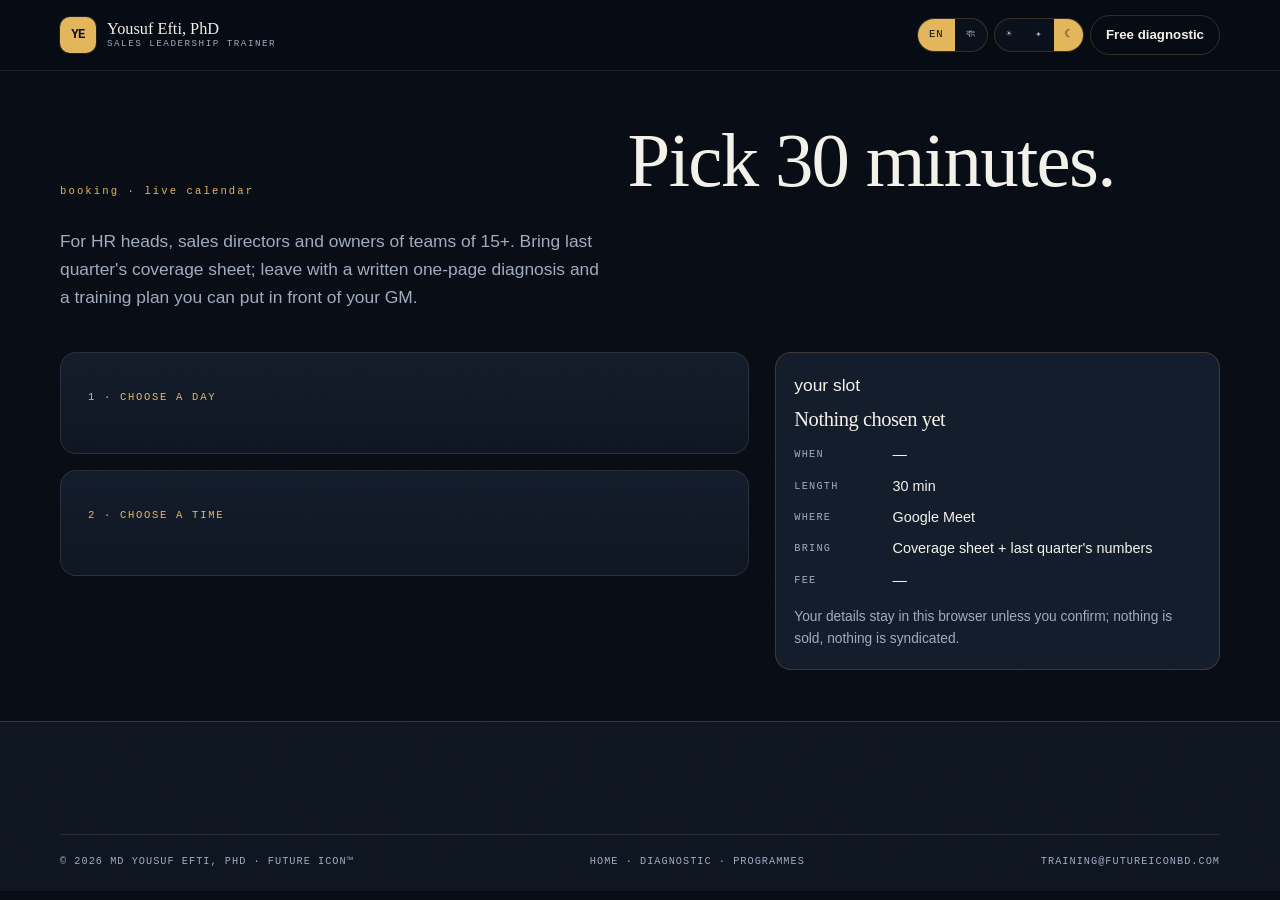
<file: book.html>
<!doctype html>
<html lang="en" class="no-js" data-theme="dark">
<head>
<meta charset="utf-8">
<meta name="viewport" content="width=device-width,initial-scale=1">
<script>(function(){var d=document.documentElement;d.className="js";try{var t=JSON.parse(localStorage.getItem("fi_theme"));if(t)d.dataset.theme=t;var l=JSON.parse(localStorage.getItem("fi_lang"));if(l)d.setAttribute("lang",l);}catch(e){}})();</script>
<title>Book a 30-minute sales performance call — Yousuf Efti, PhD</title>
<meta name="description" content="Pick a live slot. You get an instant confirmation, a calendar file, and a one-page diagnosis of your team's funnel before the call.">
<link rel="canonical" href="https://yousufefti.com/book.html">
<link rel="icon" href="assets/favicon.svg" type="image/svg+xml">
<meta name="theme-color" content="#080c14">
<meta property="og:title" content="30 minutes with a trainer who has run 1,305 sessions">
<meta property="og:description" content="Bring your coverage sheet and last quarter's numbers. Leave with a written one-page diagnosis.">
<meta property="og:image" content="https://yousufefti.com/assets/og-efti.jpg">
<meta name="twitter:card" content="summary_large_image">
<link rel="stylesheet" href="assets/site.css">
<script src="assets/app.js" defer></script>
<script src="assets/book.js" defer></script>
<style>.slotgrid{display:grid;gap:8px;grid-template-columns:repeat(auto-fill,minmax(96px,1fr))}</style>
<!--SCHEMA:START-->
<script type="application/ld+json">
{"@context":"https://schema.org","@graph":[{"@type":"WebSite","@id":"https://yousufefti.com/#website","url":"https://yousufefti.com/","name":"Md Yousuf Efti, PhD — Sales Leadership","inLanguage":["en","bn"],"publisher":{"@id":"https://yousufefti.com/#org"}},{"@type":"Person","@id":"https://yousufefti.com/#person","name":"Md Yousuf Efti, PhD","honorificSuffix":"PhD","jobTitle":"Sales Leadership Trainer","description":"24,500+ sales people trained. 1,305+ sessions. Five countries.","image":"https://yousufefti.com/assets/og-efti.jpg","url":"https://yousufefti.com/","knowsAbout":["Sales leadership","Pharma selling skills","Train the trainer","Sales negotiation","AI in field sales","Team development"],"worksFor":{"@id":"https://yousufefti.com/#org"},"alumniOf":{"@type":"CollegeOrUniversity","name":"University of Dhaka"},"award":"Best Award-winning Trainer in South Asia (ISTD)","sameAs":["https://www.linkedin.com/in/yousufefti","https://www.facebook.com/yousuf.efti","https://www.facebook.com/FutureIconBangladesh"],"address":{"@type":"PostalAddress","addressLocality":"Dhaka","addressCountry":"BD"},"contactPoint":{"@type":"ContactPoint","telephone":"+880 1754 325325","email":"training@futureiconbd.com","contactType":"sales","availableLanguage":["English","Bengali"]}},{"@type":"Organization","@id":"https://yousufefti.com/#org","name":"Future Icon™","url":"https://futureiconbd.com","logo":"https://yousufefti.com/assets/favicon.svg","foundingDate":"2016","founder":{"@id":"https://yousufefti.com/#person"},"areaServed":["BD","IN","NP","TH","MY","SG"],"contactPoint":{"@type":"ContactPoint","email":"training@futureiconbd.com","contactType":"corporate training enquiries"}},{"@type":"ItemList","@id":"https://yousufefti.com/courses.html#list","name":"Programmes","numberOfItems":8,"itemListElement":[{"@type":"ListItem","position":1,"url":"https://yousufefti.com/courses.html#pharma-sales-leadership","item":{"@type":"Course","name":"AI-Integrated Pharma Sales Leadership for High Performance","alternativeName":"এআই-ইন্টিগ্রেটেড ফার্মা সেলস লিডারশিপ ফর হাই পারফরম্যান্স","description":"For Sr. Area Managers and NSMs: run a territory like a business — pipeline, coaching cadence, and AI-assisted field decisions.","provider":{"@type":"Organization","name":"Future Icon™"},"educationalLevel":"Advanced","timeRequired":"3 days","inLanguage":["en","bn"],"coursePrerequisites":"Field sales experience recommended","hasCourseInstance":{"@type":"CourseInstance","courseMode":"onsite","courseWorkload":"3 days","startDate":"2026-10-18","location":{"@type":"Place","name":"Client site (in-house)","address":"Dhaka, BD"}},"offers":{"@type":"Offer","price":420000,"priceCurrency":"BDT","category":"corporate cohort","availability":"https://schema.org/InStock"},"aggregateRating":{"@type":"AggregateRating","ratingValue":4.9,"bestRating":5,"ratingCount":99}}},{"@type":"ListItem","position":2,"url":"https://yousufefti.com/courses.html#selling-skills","item":{"@type":"Course","name":"AI-Integrated Pharma Selling Skills for High Performance","alternativeName":"এআই-ইন্টিগ্রেটেড ফার্মা সেলিং স্কিলস","description":"Field reps: pre-call planning, probing, brand-detail closing, and the follow-up that most reps simply never do.","provider":{"@type":"Organization","name":"Future Icon™"},"educationalLevel":"All levels","timeRequired":"2 days","inLanguage":["en","bn"],"coursePrerequisites":"Field sales experience recommended","hasCourseInstance":{"@type":"CourseInstance","courseMode":"onsite","courseWorkload":"2 days","startDate":"2026-10-05","location":{"@type":"Place","name":"Client site (in-house)","address":"Dhaka, BD"}},"offers":{"@type":"Offer","price":280000,"priceCurrency":"BDT","category":"corporate cohort","availability":"https://schema.org/InStock"},"aggregateRating":{"@type":"AggregateRating","ratingValue":4.8,"bestRating":5,"ratingCount":99}}},{"@type":"ListItem","position":3,"url":"https://yousufefti.com/courses.html#train-the-trainer","item":{"@type":"Course","name":"Train-the-Trainer (ToT) — IFC-LPI aligned","alternativeName":"ট্রেন-দা-ট্রেনার (ToT) — IFC-LPI অ্যালাইনড","description":"Turn your best performers into certified internal trainers: content design, facilitation, evaluation, KPI handoff.","provider":{"@type":"Organization","name":"Future Icon™"},"educationalLevel":"Internal trainers","timeRequired":"5 days","inLanguage":["en","bn"],"coursePrerequisites":"Field sales experience recommended","hasCourseInstance":{"@type":"CourseInstance","courseMode":"onsite","courseWorkload":"5 days","startDate":"2026-11-09","location":{"@type":"Place","name":"Client site (in-house)","address":"Dhaka, BD"}},"offers":{"@type":"Offer","price":95000,"priceCurrency":"BDT","category":"corporate cohort","availability":"https://schema.org/InStock"},"aggregateRating":{"@type":"AggregateRating","ratingValue":4.9,"bestRating":5,"ratingCount":41}}},{"@type":"ListItem","position":4,"url":"https://yousufefti.com/courses.html#newly-promoted-leaders","item":{"@type":"Course","name":"Newly Promoted Sales Leaders: Forming to Performing","alternativeName":"নতুন পদোন্নত সেলস লিডার: ফর্মিং থেকে পারফর্মিং","description":"The first 180 days of leading a team that used to be your peers — the four stages and what to do in each.","provider":{"@type":"Organization","name":"Future Icon™"},"educationalLevel":"First-time managers","timeRequired":"2 days","inLanguage":["en","bn"],"coursePrerequisites":"Field sales experience recommended","hasCourseInstance":{"@type":"CourseInstance","courseMode":"onsite","courseWorkload":"2 days","startDate":"2026-10-26","location":{"@type":"Place","name":"Client site (in-house)","address":"Dhaka, BD"}},"offers":{"@type":"Offer","price":65000,"priceCurrency":"BDT","category":"corporate cohort","availability":"https://schema.org/InStock"},"aggregateRating":{"@type":"AggregateRating","ratingValue":4.7,"bestRating":5,"ratingCount":26}}},{"@type":"ListItem","position":5,"url":"https://yousufefti.com/courses.html#ai-intelligence-eq","item":{"@type":"Course","name":"AI-Integrated Emotional Intelligence for Sales Professionals","alternativeName":"সেলস পেশাজীবীদের জন্য এআই-ইন্টিগ্রেটেড ইমোশনাল ইন্টেলিজেন্স","description":"Read the room, then use the read: EQ applied to buying signals, depot moods and angry customers.","provider":{"@type":"Organization","name":"Future Icon™"},"educationalLevel":"All levels","timeRequired":"1 day","inLanguage":["en","bn"],"coursePrerequisites":"Field sales experience recommended","hasCourseInstance":{"@type":"CourseInstance","courseMode":"onsite","courseWorkload":"1 day","startDate":"2026-11-02","location":{"@type":"Place","name":"Client site (in-house)","address":"Dhaka, BD"}},"offers":{"@type":"Offer","price":150000,"priceCurrency":"BDT","category":"corporate cohort","availability":"https://schema.org/InStock"},"aggregateRating":{"@type":"AggregateRating","ratingValue":4.8,"bestRating":5,"ratingCount":99}}},{"@type":"ListItem","position":6,"url":"https://yousufefti.com/courses.html#negotiation-relationship","item":{"@type":"Course","name":"The Art of Sales Negotiation & Relationship Building","alternativeName":"সেলস নেগোসিয়েশন ও সম্পর্ক গড়া","description":"Margins, credit terms, listing fees and stockist politics — protect the price, keep the person.","provider":{"@type":"Organization","name":"Future Icon™"},"educationalLevel":"Intermediate+","timeRequired":"2 days","inLanguage":["en","bn"],"coursePrerequisites":"Field sales experience recommended","hasCourseInstance":{"@type":"CourseInstance","courseMode":"onsite","courseWorkload":"2 days","startDate":"2026-11-16","location":{"@type":"Place","name":"Client site (in-house)","address":"Dhaka, BD"}},"offers":{"@type":"Offer","price":240000,"priceCurrency":"BDT","category":"corporate cohort","availability":"https://schema.org/InStock"},"aggregateRating":{"@type":"AggregateRating","ratingValue":4.9,"bestRating":5,"ratingCount":69}}},{"@type":"ListItem","position":7,"url":"https://yousufefti.com/courses.html#customer-service-depot","item":{"@type":"Course","name":"Customer Service Excellence for Depot In-Charges","alternativeName":"ডিপো ইন-চার্জদের জন্য কাস্টমার সার্ভিস এক্সেলেন্স","description":"Order accuracy, returns, response time and the depot voice that decides whether a rep's promise survives.","provider":{"@type":"Organization","name":"Future Icon™"},"educationalLevel":"Operations","timeRequired":"1 day","inLanguage":["en","bn"],"coursePrerequisites":"Field sales experience recommended","hasCourseInstance":{"@type":"CourseInstance","courseMode":"onsite","courseWorkload":"1 day","startDate":"2026-10-12","location":{"@type":"Place","name":"Client site (in-house)","address":"Dhaka, BD"}},"offers":{"@type":"Offer","price":120000,"priceCurrency":"BDT","category":"corporate cohort","availability":"https://schema.org/InStock"},"aggregateRating":{"@type":"AggregateRating","ratingValue":4.6,"bestRating":5,"ratingCount":38}}},{"@type":"ListItem","position":8,"url":"https://yousufefti.com/courses.html#marketing-pmd","item":{"@type":"Course","name":"Futuristic Pharma Marketing for PMD Leaders","alternativeName":"পিএমডি লিডারদের জন্য ভবিষ্যৎমুখী ফার্মা মার্কেটিং","description":"Brand strategy that survives a commodity market: segmentation, launch sequencing, field-marketing alignment, AI research.","provider":{"@type":"Organization","name":"Future Icon™"},"educationalLevel":"Managers+","timeRequired":"2 days","inLanguage":["en","bn"],"coursePrerequisites":"Field sales experience recommended","hasCourseInstance":{"@type":"CourseInstance","courseMode":"onsite","courseWorkload":"2 days","startDate":"2026-11-23","location":{"@type":"Place","name":"Client site (in-house)","address":"Dhaka, BD"}},"offers":{"@type":"Offer","price":260000,"priceCurrency":"BDT","category":"corporate cohort","availability":"https://schema.org/InStock"},"aggregateRating":{"@type":"AggregateRating","ratingValue":4.8,"bestRating":5,"ratingCount":24}}}]},{"@type":"WebPage","@id":"https://yousufefti.com/diagnostic.html#page","url":"https://yousufefti.com/diagnostic.html","name":"Sales Credibility Index™ — free diagnostic","isPartOf":{"@id":"https://yousufefti.com/#website"},"mainEntity":{"@type":"HowTo","name":"Take the Sales Credibility Index","totalTime":"PT4M","estimatedCost":{"@type":"MonetaryAmount","currency":"BDT","value":"0"},"step":[{"@type":"HowToStep","position":1,"name":"market"},{"@type":"HowToStep","position":2,"name":"offer"},{"@type":"HowToStep","position":3,"name":"pipeline"},{"@type":"HowToStep","position":4,"name":"trust"},{"@type":"HowToStep","position":5,"name":"conversion"},{"@type":"HowToStep","position":6,"name":"retention"}]}},{"@type":"Blog","@id":"https://yousufefti.com/blog.html#blog","name":"Field notes — Md Yousuf Efti, PhD","inLanguage":["en","bn"],"blogPost":[{"@type":"BlogPosting","headline":"Team Development for Newly Promoted Sales Leaders","alternativeHeadline":"নতুন পদোন্নত সেলস লিডারদের টিম ডেভেলপমেন্ট","description":"How to lead a new sales team through Forming, Storming, Norming and Performing — with the specific thing to do in each stage, and the mistake that costs you your best rep.","inLanguage":["en","bn"],"datePublished":"2026-08-30","dateModified":"2026-09-02","image":"https://yousufefti.com/assets/img/blog/leadership.jpg","url":"https://yousufefti.com/article.html?slug=team-development-for-newly-promoted-sales-leaders","keywords":"leadership, retention","author":{"@type":"Person","name":"Md Yousuf Efti, PhD"},"isPartOf":{"@id":"https://yousufefti.com/blog.html#blog"},"wordCount":408},{"@type":"BlogPosting","headline":"How to Increase Sales During Political Unrest","alternativeHeadline":"রাজনৈতিক অস্থিরতায় বিক্রি বাড়াতে যা করবেন","description":"Curfews, blockades and strike days do not destroy demand — they destroy your rhythm. The 72-hour playbook I take into client meetings when the country goes quiet.","inLanguage":["en","bn"],"datePublished":"2026-07-14","dateModified":"2026-07-14","image":"https://yousufefti.com/assets/img/blog/unrest.jpg","url":"https://yousufefti.com/article.html?slug=increase-sales-during-political-unrest","keywords":"field, risk, cash","author":{"@type":"Person","name":"Md Yousuf Efti, PhD"},"isPartOf":{"@id":"https://yousufefti.com/blog.html#blog"},"wordCount":329},{"@type":"BlogPosting","headline":"10 Tips for Pharmaceutical Sales Managers","alternativeHeadline":"ফার্মা সেলস ম্যানেজারদের জন্য ১০টি টিপস","description":"Ten habits that separate the manager whose territory grows from the one whose reports keep leaving.","inLanguage":"en","datePublished":"2025-11-20","dateModified":"2025-11-20","image":"https://yousufefti.com/assets/img/blog/tips.jpg","url":"https://yousufefti.com/article.html?slug=10-tips-for-pharmaceuticals-sales-managers","keywords":"management, field","author":{"@type":"Person","name":"Md Yousuf Efti, PhD"},"isPartOf":{"@id":"https://yousufefti.com/blog.html#blog"},"wordCount":334},{"@type":"BlogPosting","headline":"AI pre-call planning: the 6-minute routine that doubles a rep's hit rate","alternativeHeadline":"এআই প্রি-কল প্ল্যানিং: ৬ মিনিটে হিট রেট দ্বিগুণ","description":"What my team now does between the van and the door — and why the tool barely matters.","inLanguage":"en","datePublished":"2026-06-08","dateModified":"2026-06-08","image":"https://yousufefti.com/assets/img/blog/ai.jpg","url":"https://yousufefti.com/article.html?slug=ai-pre-call-planning","keywords":"AI, field","author":{"@type":"Person","name":"Md Yousuf Efti, PhD"},"isPartOf":{"@id":"https://yousufefti.com/blog.html#blog"},"wordCount":198},{"@type":"BlogPosting","headline":"Emotional selling: the four feelings that decide a purchase","alternativeHeadline":"ইমোশনাল সেলিং: কেনার সিদ্ধান্তে যে চারটি অনুভূতি","description":"People buy to reduce one of four feelings. Most pitch decks address none of them.","inLanguage":"en","datePublished":"2026-03-19","dateModified":"2026-03-19","image":"https://yousufefti.com/assets/img/blog/emotion.jpg","url":"https://yousufefti.com/article.html?slug=emotional-selling","keywords":"selling, EQ","author":{"@type":"Person","name":"Md Yousuf Efti, PhD"},"isPartOf":{"@id":"https://yousufefti.com/blog.html#blog"},"wordCount":185}]},{"@type":"ImageGallery","@id":"https://yousufefti.com/gallery.html#gal","name":"Sessions and events","numberOfItems":10}]}
</script>
<!--SCHEMA:END-->
</head>
<body>
<div class="grain" aria-hidden="true"></div>
<a class="skip" href="#main">Skip to content</a>
<header class="nav">
  <div class="shell nav-in">
    <a class="brand" href="/"><span class="mark">YE</span><span>Yousuf Efti, PhD<small>Sales Leadership Trainer</small></span></a>
    <div class="tools" style="margin-left:auto">
      <span class="seg" role="group" aria-label="Language"><button data-lang="en" aria-pressed="true">EN</button><button data-lang="bn">বাং</button></span>
      <span class="seg" role="group" aria-label="Theme"><button data-theme-set="light">☀</button><button data-theme-set="bright">✦</button><button data-theme-set="dark" aria-pressed="true">☾</button></span>
      <a class="btn sm ghost" href="diagnostic.html"><span class="en">Free diagnostic</span><span class="bn i">ফ্রি ডায়াগনস্টিক</span></a>
    </div>
  </div>
</header>
<main id="main">
<section style="padding-block:clamp(28px,4vw,54px)">
  <div class="shell">
    <div class="shead">
      <span class="no"><span class="en">booking · live calendar</span><span class="bn i">বুকিং · লাইভ ক্যালেন্ডার</span></span>
      <h1 class="display"><span class="en">Pick 30 minutes.</span><span class="bn">৩০ মিনিট বেছে নিন।</span></h1>
      <p><span class="en">For HR heads, sales directors and owners of teams of 15+. Bring last quarter's coverage sheet; leave with a written one-page diagnosis and a training plan you can put in front of your GM.</span>
        <span class="bn">১৫+ মানুষের টিমের এইচআর, সেলস ডিরেক্টর ও মালিকদের জন্য। গত প্রান্তিকের কভারেজ শিট নিয়ে আসুন; এক পাতার লিখিত ডায়াগনোসিস নিয়ে যান।</span></p>
    </div>

    <div class="book">
      <div class="stack" style="display:grid;gap:16px">
        <div class="card">
          <span class="idx"><span class="en">1 · choose a day</span><span class="bn i">১ · দিন বেছে নিন</span></span>
          <div class="days" id="days" role="group" aria-label="Available days" style="margin-top:12px"></div>
        </div>
        <div class="card" id="slotCard">
          <span class="idx"><span class="en">2 · choose a time</span><span class="bn i">২ · সময় বেছে নিন</span></span>
          <div class="slots" id="slots" style="margin-top:12px"></div>
          <p class="small" style="margin-top:10px"><span class="en" id="tzNote"></span><span class="bn i" id="tzNoteBn"></span></p>
        </div>
        <form class="card" id="who" hidden>
          <span class="idx"><span class="en">3 · who is coming</span><span class="bn i">৩ · কে আসছেন</span></span>
          <div class="grid g2" style="margin-top:12px">
            <label class="field"><span><span class="en">Name</span><span class="bn i">নাম</span></span><input class="input" id="a-name" data-req></label>
            <label class="field"><span><span class="en">Organisation</span><span class="bn i">প্রতিষ্ঠান</span></span><input class="input" id="a-org"></label>
            <label class="field"><span><span class="en">Email or WhatsApp</span><span class="bn i">ইমেইল বা হোয়াটসঅ্যাপ</span></span><input class="input" id="a-contact" data-req></label>
            <label class="field"><span><span class="en">Sales team size</span><span class="bn i">টিমের আকার</span></span>
              <select id="a-size"><option>1–5</option><option>6–15</option><option selected>16–50</option><option>51–200</option><option>200+</option></select></label>
            <label class="field full" style="grid-column:1/-1"><span><span class="en">What should we solve? (one line)</span><span class="bn i">কী সমাধান দরকার? (এক লাইনে)</span></span>
              <input class="input" id="a-topic" placeholder="e.g. newly promoted SMs cannot coach; coverage stuck at 61%"></label>
          </div>
          <p class="err" id="a-err" role="alert"></p>
          <div class="row"><button class="btn" type="submit"><span class="en">Confirm booking</span><span class="bn i">বুকিং নিশ্চিত করুন</span> <span class="ar">→</span></button>
            <span class="small"><span class="en">No card. Reschedule free up to 24h before.</span><span class="bn i">কার্ড লাগবে না। ২৪ ঘণ্টা আগে পর্যন্ত বিনামূল্যে বদলানো যায়।</span></span></div>
        </form>
      </div>

      <aside class="summary">
        <span class="idx"><span class="en">your slot</span><span class="bn i">আপনার স্লট</span></span>
        <h3 class="display" style="margin:8px 0 12px" id="sumTitle"><span class="en">Nothing chosen yet</span><span class="bn">এখনো কিছু বাছা হয়নি</span></h3>
        <dl>
          <dt><span class="en">when</span><span class="bn i">সময়</span></dt><dd id="sumWhen">—</dd>
          <dt><span class="en">length</span><span class="bn i">দৈর্ঘ্য</span></dt><dd id="sumLen">30 min</dd>
          <dt><span class="en">where</span><span class="bn i">মাধ্যম</span></dt><dd id="sumWhere">Google Meet</dd>
          <dt><span class="en">bring</span><span class="bn i">যা আনবেন</span></dt><dd><span class="en">Coverage sheet + last quarter's numbers</span><span class="bn i">কভারেজ শিট + গত প্রান্তিকের সংখ্যা</span></dd>
          <dt><span class="en">fee</span><span class="bn i">মূল্য</span></dt><dd id="sumFee">—</dd>
        </dl>
        <div id="after"></div>
        <p class="small" style="margin-top:14px"><span class="en">Your details stay in this browser unless you confirm; nothing is sold, nothing is syndicated.</span>
          <span class="bn">আপনার তথ্য এই ব্রাউজারেই থাকে, নিশ্চিত না করলে; কিছু বিক্রি হয় না।</span></p>
      </aside>
    </div>
  </div>
</section>
</main>
<footer><div class="shell"><div class="f-bot">
  <span>© <span id="yr">2026</span> Md Yousuf Efti, PhD · Future Icon™</span>
  <span><a href="index.html">Home</a> · <a href="diagnostic.html">Diagnostic</a> · <a href="courses.html">Programmes</a></span>
  <span data-mail><a href="mailto:training@futureiconbd.com">training@futureiconbd.com</a></span>
</div></div></footer>
<div id="dbg" aria-hidden="true"></div>
<script>document.getElementById("yr").textContent=new Date().getFullYear();</script>
</body>
</html>
</file>
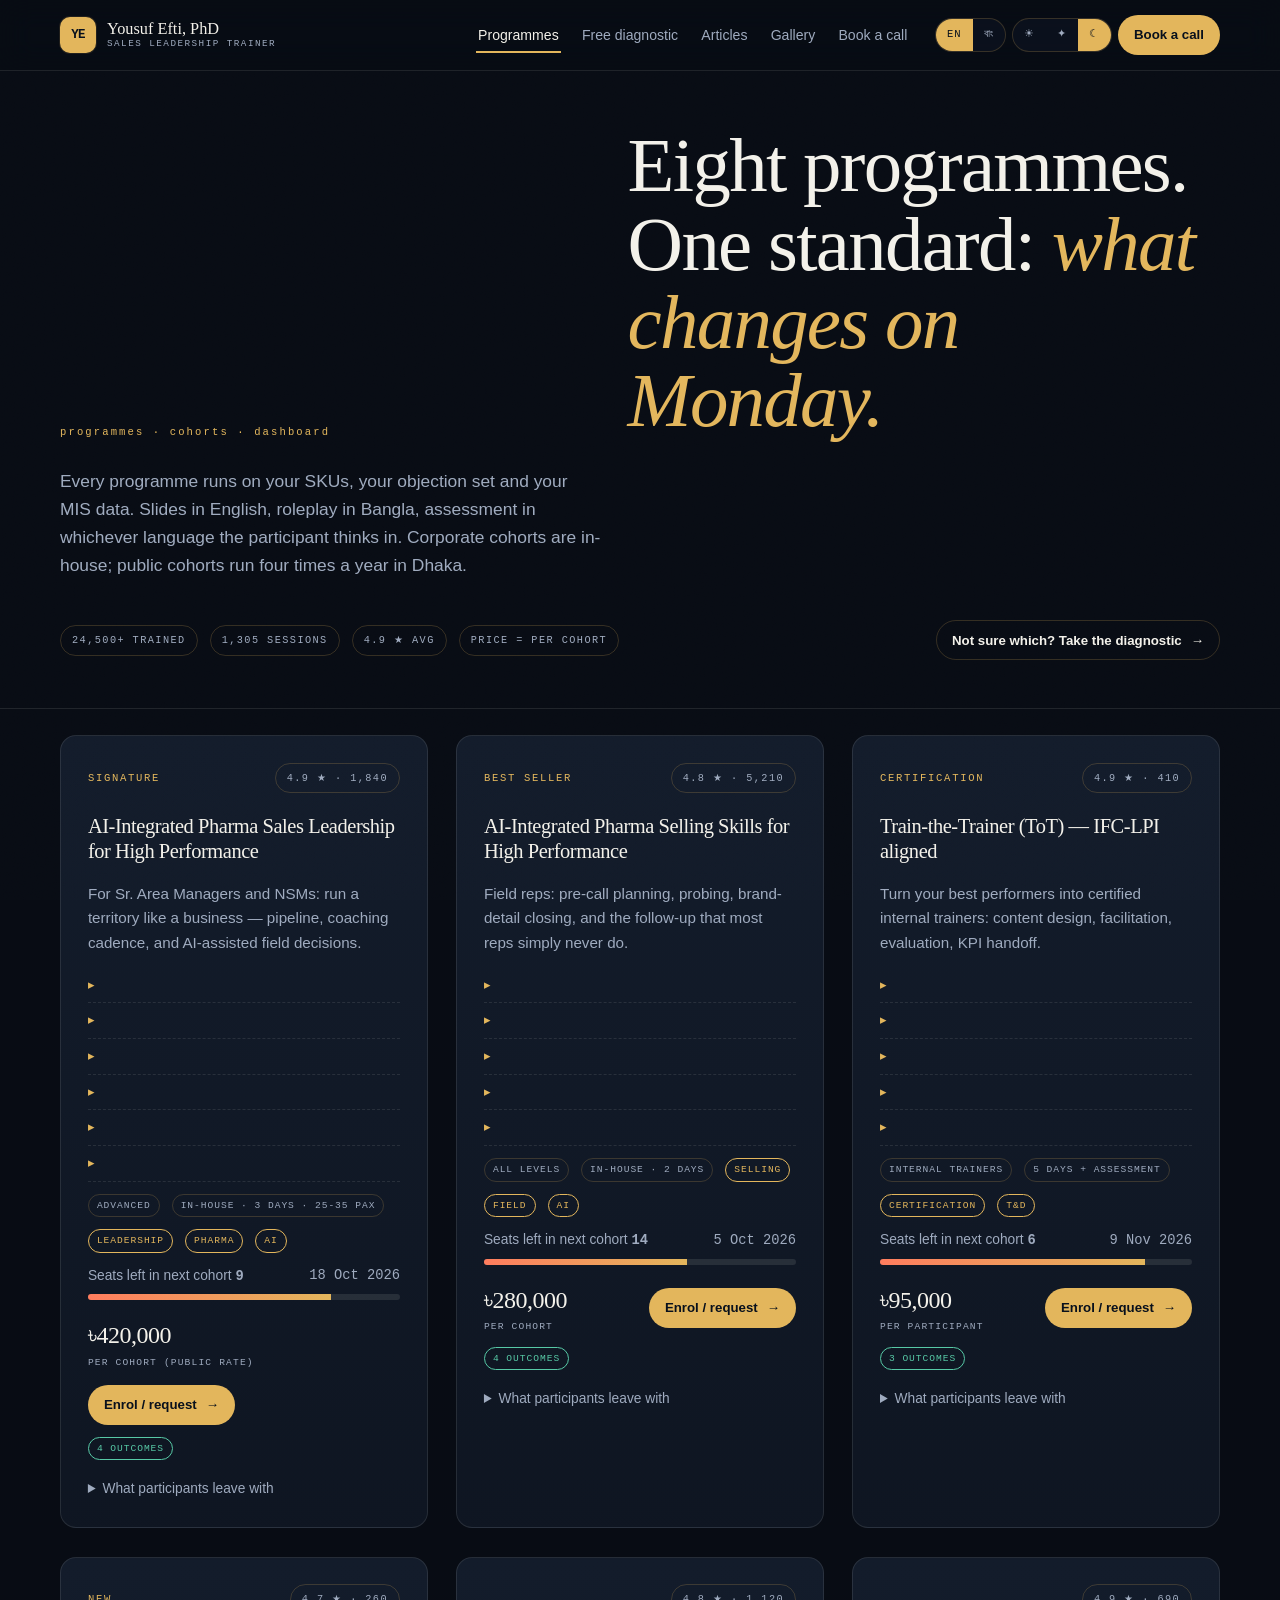
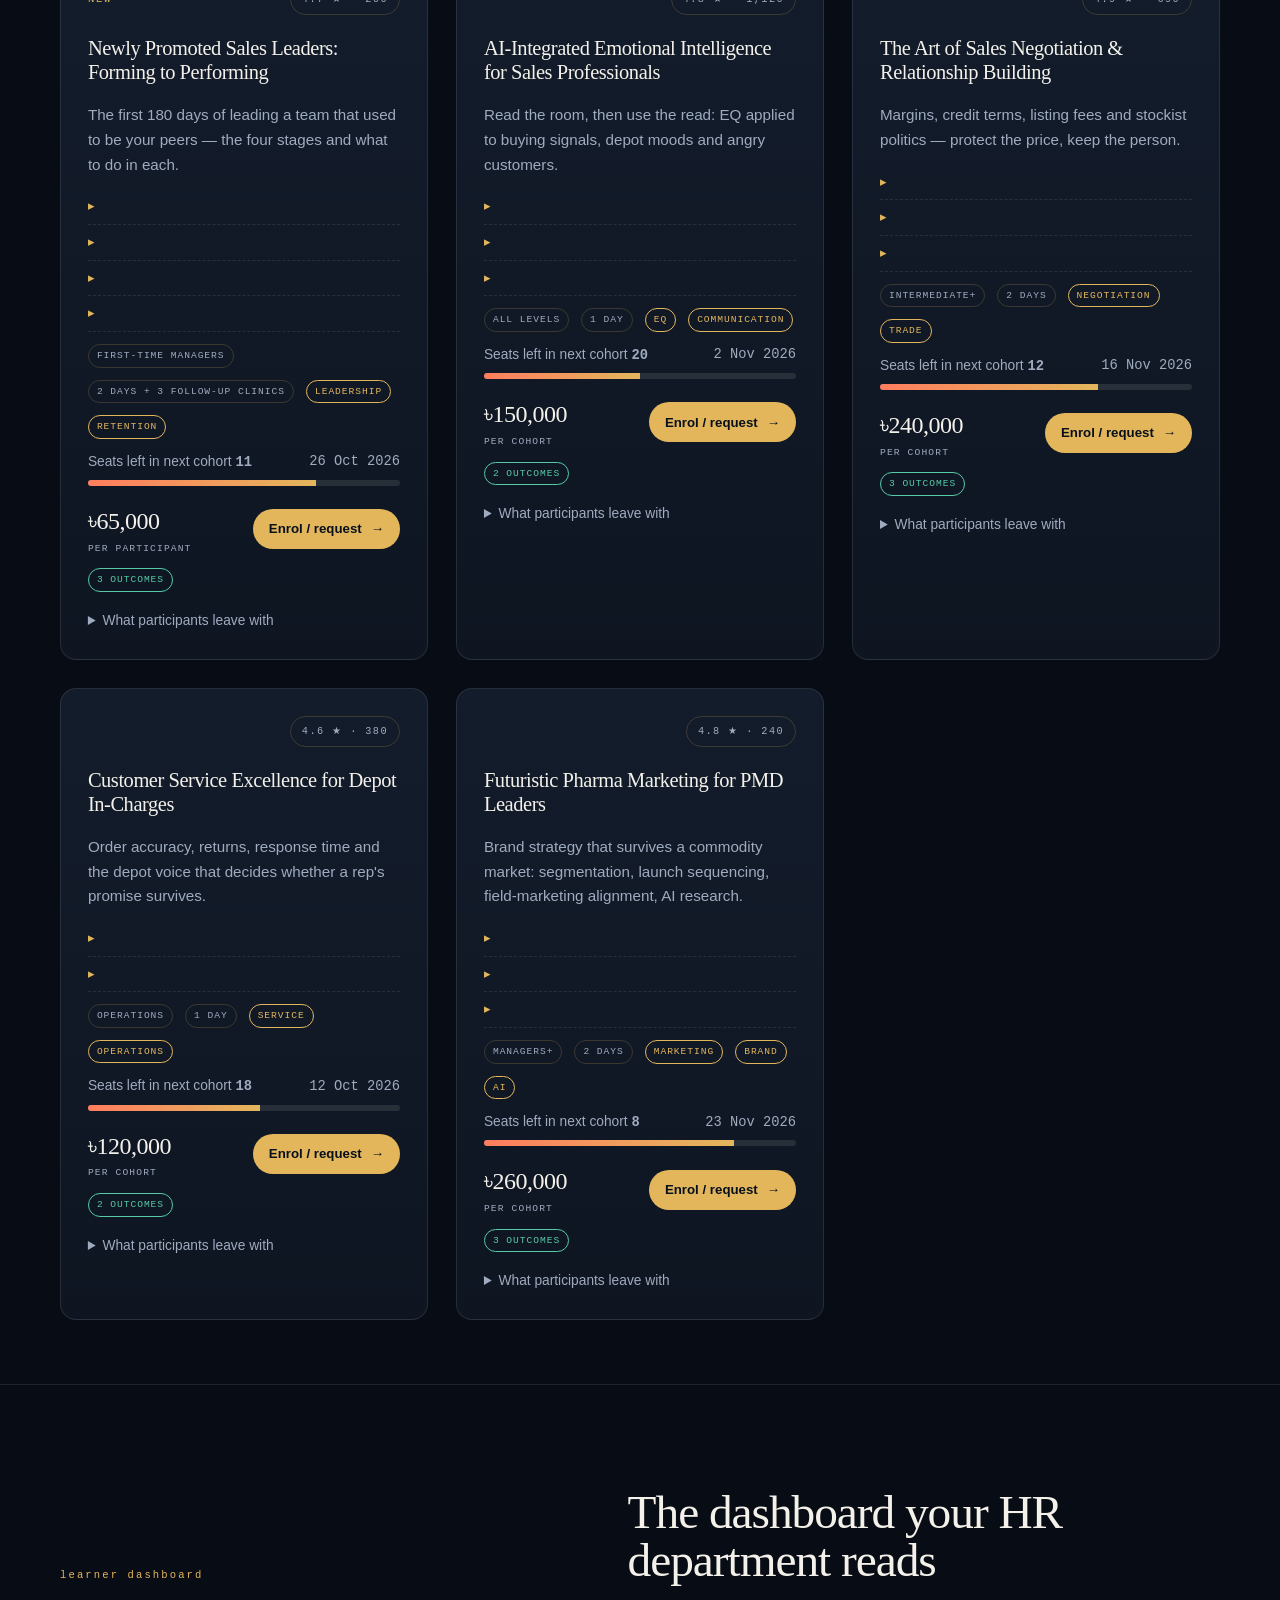
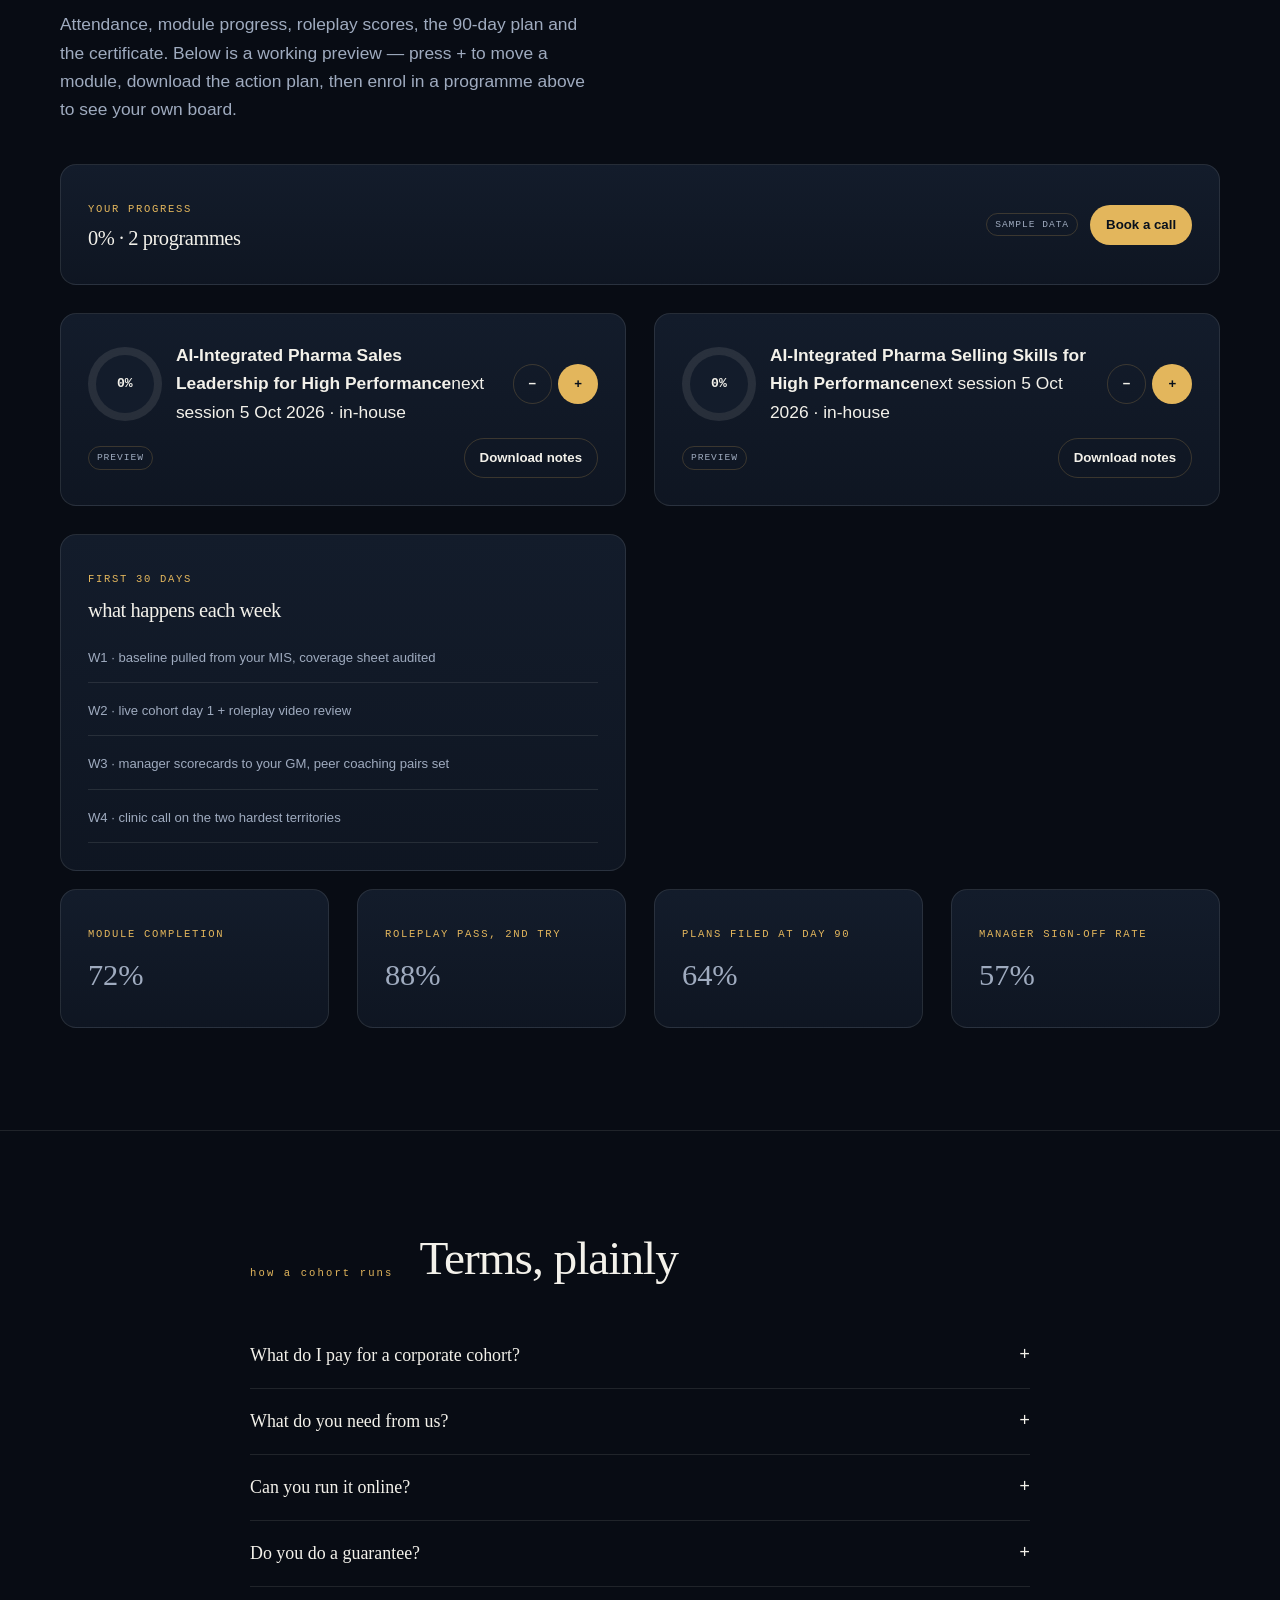
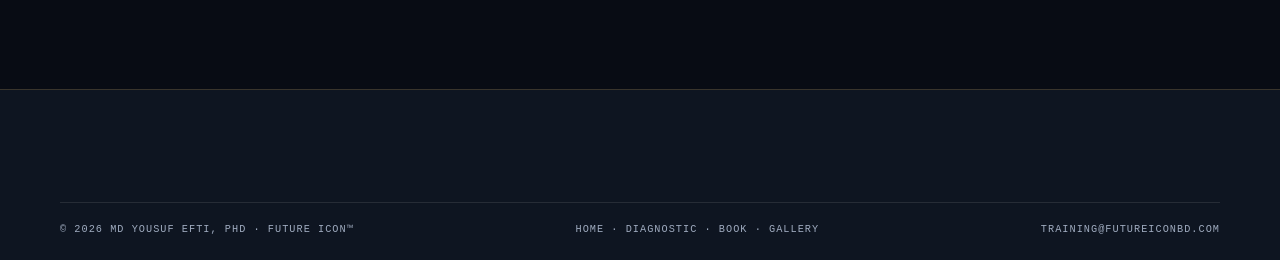
<file: courses.html>
<!doctype html>
<html lang="en" class="no-js" data-theme="dark">
<head>
<meta charset="utf-8">
<meta name="viewport" content="width=device-width,initial-scale=1">
<script>(function(){var d=document.documentElement;d.className="js";try{var t=JSON.parse(localStorage.getItem("fi_theme"));if(t)d.dataset.theme=t;var l=JSON.parse(localStorage.getItem("fi_lang"));if(l)d.setAttribute("lang",l);}catch(e){}})();</script>
<title>Sales training programmes — Pharma leadership, selling skills, ToT | Yousuf Efti</title>
<meta name="description" content="Eight signature programmes for field sales forces: AI-integrated pharma sales leadership, selling skills, train-the-trainer (IFC-LPI aligned), negotiation, EQ, depot service and PMD marketing. In-house cohorts with a learner dashboard.">
<link rel="canonical" href="https://yousufefti.com/courses.html">
<link rel="icon" href="assets/favicon.svg" type="image/svg+xml">
<meta name="theme-color" content="#080c14">
<meta property="og:title" content="Eight programmes that change what a rep does on Tuesday morning">
<meta property="og:description" content="In-house cohorts, 1–5 days, Bangla or English, with a learner dashboard your HR can read.">
<meta property="og:image" content="https://yousufefti.com/assets/og-efti.jpg">
<meta name="twitter:card" content="summary_large_image">
<link rel="stylesheet" href="assets/site.css">
<script src="assets/app.js" defer></script>
<script src="assets/render.js" defer></script>
<!--SCHEMA:START-->
<script type="application/ld+json">
{"@context":"https://schema.org","@graph":[{"@type":"WebSite","@id":"https://yousufefti.com/#website","url":"https://yousufefti.com/","name":"Md Yousuf Efti, PhD — Sales Leadership","inLanguage":["en","bn"],"publisher":{"@id":"https://yousufefti.com/#org"}},{"@type":"Person","@id":"https://yousufefti.com/#person","name":"Md Yousuf Efti, PhD","honorificSuffix":"PhD","jobTitle":"Sales Leadership Trainer","description":"24,500+ sales people trained. 1,305+ sessions. Five countries.","image":"https://yousufefti.com/assets/og-efti.jpg","url":"https://yousufefti.com/","knowsAbout":["Sales leadership","Pharma selling skills","Train the trainer","Sales negotiation","AI in field sales","Team development"],"worksFor":{"@id":"https://yousufefti.com/#org"},"alumniOf":{"@type":"CollegeOrUniversity","name":"University of Dhaka"},"award":"Best Award-winning Trainer in South Asia (ISTD)","sameAs":["https://www.linkedin.com/in/yousufefti","https://www.facebook.com/yousuf.efti","https://www.facebook.com/FutureIconBangladesh"],"address":{"@type":"PostalAddress","addressLocality":"Dhaka","addressCountry":"BD"},"contactPoint":{"@type":"ContactPoint","telephone":"+880 1754 325325","email":"training@futureiconbd.com","contactType":"sales","availableLanguage":["English","Bengali"]}},{"@type":"Organization","@id":"https://yousufefti.com/#org","name":"Future Icon™","url":"https://futureiconbd.com","logo":"https://yousufefti.com/assets/favicon.svg","foundingDate":"2016","founder":{"@id":"https://yousufefti.com/#person"},"areaServed":["BD","IN","NP","TH","MY","SG"],"contactPoint":{"@type":"ContactPoint","email":"training@futureiconbd.com","contactType":"corporate training enquiries"}},{"@type":"ItemList","@id":"https://yousufefti.com/courses.html#list","name":"Programmes","numberOfItems":8,"itemListElement":[{"@type":"ListItem","position":1,"url":"https://yousufefti.com/courses.html#pharma-sales-leadership","item":{"@type":"Course","name":"AI-Integrated Pharma Sales Leadership for High Performance","alternativeName":"এআই-ইন্টিগ্রেটেড ফার্মা সেলস লিডারশিপ ফর হাই পারফরম্যান্স","description":"For Sr. Area Managers and NSMs: run a territory like a business — pipeline, coaching cadence, and AI-assisted field decisions.","provider":{"@type":"Organization","name":"Future Icon™"},"educationalLevel":"Advanced","timeRequired":"3 days","inLanguage":["en","bn"],"coursePrerequisites":"Field sales experience recommended","hasCourseInstance":{"@type":"CourseInstance","courseMode":"onsite","courseWorkload":"3 days","startDate":"2026-10-18","location":{"@type":"Place","name":"Client site (in-house)","address":"Dhaka, BD"}},"offers":{"@type":"Offer","price":420000,"priceCurrency":"BDT","category":"corporate cohort","availability":"https://schema.org/InStock"},"aggregateRating":{"@type":"AggregateRating","ratingValue":4.9,"bestRating":5,"ratingCount":99}}},{"@type":"ListItem","position":2,"url":"https://yousufefti.com/courses.html#selling-skills","item":{"@type":"Course","name":"AI-Integrated Pharma Selling Skills for High Performance","alternativeName":"এআই-ইন্টিগ্রেটেড ফার্মা সেলিং স্কিলস","description":"Field reps: pre-call planning, probing, brand-detail closing, and the follow-up that most reps simply never do.","provider":{"@type":"Organization","name":"Future Icon™"},"educationalLevel":"All levels","timeRequired":"2 days","inLanguage":["en","bn"],"coursePrerequisites":"Field sales experience recommended","hasCourseInstance":{"@type":"CourseInstance","courseMode":"onsite","courseWorkload":"2 days","startDate":"2026-10-05","location":{"@type":"Place","name":"Client site (in-house)","address":"Dhaka, BD"}},"offers":{"@type":"Offer","price":280000,"priceCurrency":"BDT","category":"corporate cohort","availability":"https://schema.org/InStock"},"aggregateRating":{"@type":"AggregateRating","ratingValue":4.8,"bestRating":5,"ratingCount":99}}},{"@type":"ListItem","position":3,"url":"https://yousufefti.com/courses.html#train-the-trainer","item":{"@type":"Course","name":"Train-the-Trainer (ToT) — IFC-LPI aligned","alternativeName":"ট্রেন-দা-ট্রেনার (ToT) — IFC-LPI অ্যালাইনড","description":"Turn your best performers into certified internal trainers: content design, facilitation, evaluation, KPI handoff.","provider":{"@type":"Organization","name":"Future Icon™"},"educationalLevel":"Internal trainers","timeRequired":"5 days","inLanguage":["en","bn"],"coursePrerequisites":"Field sales experience recommended","hasCourseInstance":{"@type":"CourseInstance","courseMode":"onsite","courseWorkload":"5 days","startDate":"2026-11-09","location":{"@type":"Place","name":"Client site (in-house)","address":"Dhaka, BD"}},"offers":{"@type":"Offer","price":95000,"priceCurrency":"BDT","category":"corporate cohort","availability":"https://schema.org/InStock"},"aggregateRating":{"@type":"AggregateRating","ratingValue":4.9,"bestRating":5,"ratingCount":41}}},{"@type":"ListItem","position":4,"url":"https://yousufefti.com/courses.html#newly-promoted-leaders","item":{"@type":"Course","name":"Newly Promoted Sales Leaders: Forming to Performing","alternativeName":"নতুন পদোন্নত সেলস লিডার: ফর্মিং থেকে পারফর্মিং","description":"The first 180 days of leading a team that used to be your peers — the four stages and what to do in each.","provider":{"@type":"Organization","name":"Future Icon™"},"educationalLevel":"First-time managers","timeRequired":"2 days","inLanguage":["en","bn"],"coursePrerequisites":"Field sales experience recommended","hasCourseInstance":{"@type":"CourseInstance","courseMode":"onsite","courseWorkload":"2 days","startDate":"2026-10-26","location":{"@type":"Place","name":"Client site (in-house)","address":"Dhaka, BD"}},"offers":{"@type":"Offer","price":65000,"priceCurrency":"BDT","category":"corporate cohort","availability":"https://schema.org/InStock"},"aggregateRating":{"@type":"AggregateRating","ratingValue":4.7,"bestRating":5,"ratingCount":26}}},{"@type":"ListItem","position":5,"url":"https://yousufefti.com/courses.html#ai-intelligence-eq","item":{"@type":"Course","name":"AI-Integrated Emotional Intelligence for Sales Professionals","alternativeName":"সেলস পেশাজীবীদের জন্য এআই-ইন্টিগ্রেটেড ইমোশনাল ইন্টেলিজেন্স","description":"Read the room, then use the read: EQ applied to buying signals, depot moods and angry customers.","provider":{"@type":"Organization","name":"Future Icon™"},"educationalLevel":"All levels","timeRequired":"1 day","inLanguage":["en","bn"],"coursePrerequisites":"Field sales experience recommended","hasCourseInstance":{"@type":"CourseInstance","courseMode":"onsite","courseWorkload":"1 day","startDate":"2026-11-02","location":{"@type":"Place","name":"Client site (in-house)","address":"Dhaka, BD"}},"offers":{"@type":"Offer","price":150000,"priceCurrency":"BDT","category":"corporate cohort","availability":"https://schema.org/InStock"},"aggregateRating":{"@type":"AggregateRating","ratingValue":4.8,"bestRating":5,"ratingCount":99}}},{"@type":"ListItem","position":6,"url":"https://yousufefti.com/courses.html#negotiation-relationship","item":{"@type":"Course","name":"The Art of Sales Negotiation & Relationship Building","alternativeName":"সেলস নেগোসিয়েশন ও সম্পর্ক গড়া","description":"Margins, credit terms, listing fees and stockist politics — protect the price, keep the person.","provider":{"@type":"Organization","name":"Future Icon™"},"educationalLevel":"Intermediate+","timeRequired":"2 days","inLanguage":["en","bn"],"coursePrerequisites":"Field sales experience recommended","hasCourseInstance":{"@type":"CourseInstance","courseMode":"onsite","courseWorkload":"2 days","startDate":"2026-11-16","location":{"@type":"Place","name":"Client site (in-house)","address":"Dhaka, BD"}},"offers":{"@type":"Offer","price":240000,"priceCurrency":"BDT","category":"corporate cohort","availability":"https://schema.org/InStock"},"aggregateRating":{"@type":"AggregateRating","ratingValue":4.9,"bestRating":5,"ratingCount":69}}},{"@type":"ListItem","position":7,"url":"https://yousufefti.com/courses.html#customer-service-depot","item":{"@type":"Course","name":"Customer Service Excellence for Depot In-Charges","alternativeName":"ডিপো ইন-চার্জদের জন্য কাস্টমার সার্ভিস এক্সেলেন্স","description":"Order accuracy, returns, response time and the depot voice that decides whether a rep's promise survives.","provider":{"@type":"Organization","name":"Future Icon™"},"educationalLevel":"Operations","timeRequired":"1 day","inLanguage":["en","bn"],"coursePrerequisites":"Field sales experience recommended","hasCourseInstance":{"@type":"CourseInstance","courseMode":"onsite","courseWorkload":"1 day","startDate":"2026-10-12","location":{"@type":"Place","name":"Client site (in-house)","address":"Dhaka, BD"}},"offers":{"@type":"Offer","price":120000,"priceCurrency":"BDT","category":"corporate cohort","availability":"https://schema.org/InStock"},"aggregateRating":{"@type":"AggregateRating","ratingValue":4.6,"bestRating":5,"ratingCount":38}}},{"@type":"ListItem","position":8,"url":"https://yousufefti.com/courses.html#marketing-pmd","item":{"@type":"Course","name":"Futuristic Pharma Marketing for PMD Leaders","alternativeName":"পিএমডি লিডারদের জন্য ভবিষ্যৎমুখী ফার্মা মার্কেটিং","description":"Brand strategy that survives a commodity market: segmentation, launch sequencing, field-marketing alignment, AI research.","provider":{"@type":"Organization","name":"Future Icon™"},"educationalLevel":"Managers+","timeRequired":"2 days","inLanguage":["en","bn"],"coursePrerequisites":"Field sales experience recommended","hasCourseInstance":{"@type":"CourseInstance","courseMode":"onsite","courseWorkload":"2 days","startDate":"2026-11-23","location":{"@type":"Place","name":"Client site (in-house)","address":"Dhaka, BD"}},"offers":{"@type":"Offer","price":260000,"priceCurrency":"BDT","category":"corporate cohort","availability":"https://schema.org/InStock"},"aggregateRating":{"@type":"AggregateRating","ratingValue":4.8,"bestRating":5,"ratingCount":24}}}]},{"@type":"WebPage","@id":"https://yousufefti.com/diagnostic.html#page","url":"https://yousufefti.com/diagnostic.html","name":"Sales Credibility Index™ — free diagnostic","isPartOf":{"@id":"https://yousufefti.com/#website"},"mainEntity":{"@type":"HowTo","name":"Take the Sales Credibility Index","totalTime":"PT4M","estimatedCost":{"@type":"MonetaryAmount","currency":"BDT","value":"0"},"step":[{"@type":"HowToStep","position":1,"name":"market"},{"@type":"HowToStep","position":2,"name":"offer"},{"@type":"HowToStep","position":3,"name":"pipeline"},{"@type":"HowToStep","position":4,"name":"trust"},{"@type":"HowToStep","position":5,"name":"conversion"},{"@type":"HowToStep","position":6,"name":"retention"}]}},{"@type":"Blog","@id":"https://yousufefti.com/blog.html#blog","name":"Field notes — Md Yousuf Efti, PhD","inLanguage":["en","bn"],"blogPost":[{"@type":"BlogPosting","headline":"Team Development for Newly Promoted Sales Leaders","alternativeHeadline":"নতুন পদোন্নত সেলস লিডারদের টিম ডেভেলপমেন্ট","description":"How to lead a new sales team through Forming, Storming, Norming and Performing — with the specific thing to do in each stage, and the mistake that costs you your best rep.","inLanguage":["en","bn"],"datePublished":"2026-08-30","dateModified":"2026-09-02","image":"https://yousufefti.com/assets/img/blog/leadership.jpg","url":"https://yousufefti.com/article.html?slug=team-development-for-newly-promoted-sales-leaders","keywords":"leadership, retention","author":{"@type":"Person","name":"Md Yousuf Efti, PhD"},"isPartOf":{"@id":"https://yousufefti.com/blog.html#blog"},"wordCount":408},{"@type":"BlogPosting","headline":"How to Increase Sales During Political Unrest","alternativeHeadline":"রাজনৈতিক অস্থিরতায় বিক্রি বাড়াতে যা করবেন","description":"Curfews, blockades and strike days do not destroy demand — they destroy your rhythm. The 72-hour playbook I take into client meetings when the country goes quiet.","inLanguage":["en","bn"],"datePublished":"2026-07-14","dateModified":"2026-07-14","image":"https://yousufefti.com/assets/img/blog/unrest.jpg","url":"https://yousufefti.com/article.html?slug=increase-sales-during-political-unrest","keywords":"field, risk, cash","author":{"@type":"Person","name":"Md Yousuf Efti, PhD"},"isPartOf":{"@id":"https://yousufefti.com/blog.html#blog"},"wordCount":329},{"@type":"BlogPosting","headline":"10 Tips for Pharmaceutical Sales Managers","alternativeHeadline":"ফার্মা সেলস ম্যানেজারদের জন্য ১০টি টিপস","description":"Ten habits that separate the manager whose territory grows from the one whose reports keep leaving.","inLanguage":"en","datePublished":"2025-11-20","dateModified":"2025-11-20","image":"https://yousufefti.com/assets/img/blog/tips.jpg","url":"https://yousufefti.com/article.html?slug=10-tips-for-pharmaceuticals-sales-managers","keywords":"management, field","author":{"@type":"Person","name":"Md Yousuf Efti, PhD"},"isPartOf":{"@id":"https://yousufefti.com/blog.html#blog"},"wordCount":334},{"@type":"BlogPosting","headline":"AI pre-call planning: the 6-minute routine that doubles a rep's hit rate","alternativeHeadline":"এআই প্রি-কল প্ল্যানিং: ৬ মিনিটে হিট রেট দ্বিগুণ","description":"What my team now does between the van and the door — and why the tool barely matters.","inLanguage":"en","datePublished":"2026-06-08","dateModified":"2026-06-08","image":"https://yousufefti.com/assets/img/blog/ai.jpg","url":"https://yousufefti.com/article.html?slug=ai-pre-call-planning","keywords":"AI, field","author":{"@type":"Person","name":"Md Yousuf Efti, PhD"},"isPartOf":{"@id":"https://yousufefti.com/blog.html#blog"},"wordCount":198},{"@type":"BlogPosting","headline":"Emotional selling: the four feelings that decide a purchase","alternativeHeadline":"ইমোশনাল সেলিং: কেনার সিদ্ধান্তে যে চারটি অনুভূতি","description":"People buy to reduce one of four feelings. Most pitch decks address none of them.","inLanguage":"en","datePublished":"2026-03-19","dateModified":"2026-03-19","image":"https://yousufefti.com/assets/img/blog/emotion.jpg","url":"https://yousufefti.com/article.html?slug=emotional-selling","keywords":"selling, EQ","author":{"@type":"Person","name":"Md Yousuf Efti, PhD"},"isPartOf":{"@id":"https://yousufefti.com/blog.html#blog"},"wordCount":185}]},{"@type":"ImageGallery","@id":"https://yousufefti.com/gallery.html#gal","name":"Sessions and events","numberOfItems":10}]}
</script>
<!--SCHEMA:END-->
</head>
<body>
<div class="grain" aria-hidden="true"></div>
<a class="skip" href="#main">Skip to content</a>
<header class="nav">
  <div class="shell nav-in">
    <a class="brand" href="/"><span class="mark">YE</span><span>Yousuf Efti, PhD<small>Sales Leadership Trainer</small></span></a>
    <nav class="nav-links" aria-label="Main">
      <a href="courses.html" aria-current="page"><span class="en">Programmes</span><span class="bn i">প্রোগ্রাম</span></a>
      <a href="diagnostic.html"><span class="en">Free diagnostic</span><span class="bn i">ফ্রি ডায়াগনস্টিক</span></a>
      <a href="blog.html"><span class="en">Articles</span><span class="bn i">প্রবন্ধ</span></a>
      <a href="gallery.html"><span class="en">Gallery</span><span class="bn i">গ্যালারি</span></a>
      <a href="book.html"><span class="en">Book a call</span><span class="bn i">কল বুক</span></a>
    </nav>
    <div class="tools">
      <span class="seg" role="group" aria-label="Language"><button data-lang="en" aria-pressed="true">EN</button><button data-lang="bn">বাং</button></span>
      <span class="seg" role="group" aria-label="Theme"><button data-theme-set="light">☀</button><button data-theme-set="bright">✦</button><button data-theme-set="dark" aria-pressed="true">☾</button></span>
      <a class="btn sm magnetic" href="book.html"><span class="en">Book a call</span><span class="bn i">কল বুক</span></a>
    </div>
  </div>
</header>

<main id="main">
<section style="padding-block:clamp(30px,4.4vw,58px) clamp(20px,2.6vw,30px)">
  <div class="shell">
    <div class="shead">
      <span class="no"><span class="en">programmes · cohorts · dashboard</span><span class="bn i">প্রোগ্রাম · ব্যাচ · ড্যাশবোর্ড</span></span>
      <h1 class="display"><span class="en">Eight programmes. One standard:</span><span class="bn">আটটি প্রোগ্রাম। একই মানদণ্ড:</span>
        <em><span class="en">what changes on Monday.</span><span class="bn i">সোমবার কী বদলাবে।</span></em></h1>
      <p><span class="en">Every programme runs on your SKUs, your objection set and your MIS data. Slides in English, roleplay in Bangla, assessment in whichever language the participant thinks in. Corporate cohorts are in-house; public cohorts run four times a year in Dhaka.</span>
        <span class="bn">প্রতিটি প্রোগ্রাম আপনার এসকেইউ, আপনার ওবজেকশন ও আপনার এমআইএস ডেটায় চলে। স্লাইড ইংরেজিতে, রোলপ্লে বাংলায়। কর্পোরেট ব্যাচ ইন-হাউস; পাবলিক ব্যাচ বছরে চারবার ঢাকায়।</span></p>
    </div>
    <div class="between" style="margin-bottom:18px">
      <div class="row"><span class="tag"><span class="en">24,500+ trained</span><span class="bn i">২৪,৫০০+ প্রশিক্ষিত</span></span>
        <span class="tag">1,305 sessions</span><span class="tag">4.9 ★ avg</span>
        <span class="tag"><span class="en">price = per cohort</span><span class="bn i">মূল্য = ব্যাচপ্রতি</span></span></div>
      <a class="btn sm ghost" href="diagnostic.html"><span class="en">Not sure which? Take the diagnostic</span><span class="bn i">কোনটি? আগে ডায়াগনস্টিক</span> →</a>
    </div>
  </div>
</section>

<section style="padding-block:clamp(14px,2vw,26px) clamp(40px,5vw,72px)">
  <div class="shell">
    <div class="grid g3" data-course-list data-stagger data-fallback="Loading programmes from content/courses.json…"></div>
  </div>
</section>

<section id="dashboard" data-cue="dashboard">
  <div class="shell">
    <div class="shead">
      <span class="no"><span class="en">learner dashboard</span><span class="bn i">শিক্ষার্থীর ড্যাশবোর্ড</span></span>
      <h2 class="display"><span class="en">The dashboard your HR department reads</span><span class="bn i">যে ড্যাশবোর্ড আপনার এইচআর পড়বে</span></h2>
      <p><span class="en">Attendance, module progress, roleplay scores, the 90-day plan and the certificate. Below is a working preview — press + to move a module, download the action plan, then enrol in a programme above to see your own board.</span>
        <span class="bn">উপস্থিতি, মডিউল অগ্রগতি, রোলপ্লে স্কোর, ৯০ দিনের পরিকল্পনা ও সনদ। নিচে চালু প্রিভিউ — উপরে থেকে প্রোগ্রামে ভর্তি হলে নিজের বোর্ড দেখবেন।</span></p>
    </div>
    <div class="grid g2" id="dashBoard" data-stagger></div>
    <div class="grid g4" style="margin-top:18px" data-stagger>
      <div class="card" data-rev><span class="idx"><span class="en">module completion</span><span class="bn i">মডিউল সমাপ্তি</span></span><p style="margin-top:6px;font-family:var(--serif);font-size:1.9rem">72%</p></div>
      <div class="card" data-rev><span class="idx"><span class="en">roleplay pass, 2nd try</span><span class="bn i">দ্বিতীয় চেষ্টায় রোলপ্লে পাস</span></span><p style="margin-top:6px;font-family:var(--serif);font-size:1.9rem">88%</p></div>
      <div class="card" data-rev><span class="idx"><span class="en">plans filed at day 90</span><span class="bn i">দিন-৯০ এ জমা পরিকল্পনা</span></span><p style="margin-top:6px;font-family:var(--serif);font-size:1.9rem">64%</p></div>
      <div class="card" data-rev><span class="idx"><span class="en">manager sign-off rate</span><span class="bn i">ম্যানেজার স্বাক্ষরের হার</span></span><p style="margin-top:6px;font-family:var(--serif);font-size:1.9rem">57%</p></div>
    </div>
  </div>
</section>

<section class="faq" data-cue="courses_faq">
  <div class="shell" style="max-width:860px">
    <div class="shead"><span class="no"><span class="en">how a cohort runs</span><span class="bn i">ব্যাচ যেভাবে চলে</span></span>
      <h2 class="display"><span class="en">Terms, plainly</span><span class="bn i">শর্ত, সহজ ভাষায়</span></h2></div>
    <div data-stagger>
      <details data-rev><summary><span class="en">What do I pay for a corporate cohort?</span><span class="bn i">কর্পোরেট ব্যাচের খরচ কত?</span><i>+</i></summary>
        <div class="a"><span class="en">A fixed per-cohort fee (see each programme), 50% on scheduling and 50% on day one, inclusive of content design, materials and the 90-day review call. Travel inside Dhaka is included; outside Dhaka at cost. Public cohort seats are per participant as listed.</span>
          <span class="bn">নির্দিষ্ট ব্যাচ ফি, শিডিউলে ৫০% ও প্রথম দিনে ৫০%; কনটেন্ট ডিজাইন, ম্যাটেরিয়াল ও ৯০ দিনের রিভিউ কল অন্তর্ভুক্ত। ঢাকার ভেতরে যাতায়াত অন্তর্ভুক্ত, বাইরে খরচ অনুযায়ী।</span></div></details>
      <details data-rev><summary><span class="en">What do you need from us?</span><span class="bn i">আপনাদের কাছ থেকে কী লাগে?</span><i>+</i></summary>
        <div class="a"><span class="en">Three things, one hour total: last quarter's coverage and drop-size report, your top ten objections in the words reps actually hear, and a 40-minute call with two managers to agree what "worked" will mean. Without the first one, I will not quote — it is how the 90-day number gets chosen.</span>
          <span class="bn">তিনটি জিনিস, মোট এক ঘণ্টা: গত প্রান্তিকের কভারেজ ও ড্রপ সাইজ রিপোর্ট, রিপ্রেজেনটেটিভরা যা সত্যিই শোনে সেই শব্দে আপনার টপ ১০ ওবজেকশন, এবং দুই ম্যানেজারের সাথে ৪০ মিনিটের কল।</span></div></details>
      <details data-rev><summary><span class="en">Can you run it online?</span><span class="bn i">অনলাইনে হয়?</span><i>+</i></summary>
        <div class="a"><span class="en">For two-hour modules, yes. For skills work, no — roleplay on a call is 40% of the value and managers can smell a bored Zoom room. Where geography forces it, we split: theory online, one full in-house practice day.</span>
          <span class="bn">দুই ঘণ্টার মডিউলে হ্যাঁ। স্কিল ওয়ার্কে না — কলে রোলপ্লেই মূল্যের ৪০%। ভৌগোলিক বাধ্যতাবদ্ধতায় ভাগ করি: তত্ত্ব অনলাইনে, একটি পূর্ণ দিন অনুশীলনে।</span></div></details>
      <details data-rev><summary><span class="en">Do you do a guarantee?</span><span class="bn i">গ্যারান্টি আছে?</span><i>+</i></summary>
        <div class="a"><span class="en">I guarantee attendance, materials, the manager scorecards and the 90-day review — those are mine to control. I do not guarantee a revenue number, because your pricing, scheme and market are not mine to control. Anyone who does is selling you their optimism.</span>
          <span class="bn">আমি উপস্থিতি, ম্যাটেরিয়াল, ম্যানেজার স্কোরকার্ড ও ৯০ দিনের রিভিউয়ের নিশ্চয়তা দিই। রাজস্বের সংখ্যা নিশ্চয়তা দিই না — সেটি আপনার দাম, স্কিম ও বাজারের উপর নির্ভর করে।</span></div></details>
    </div>
  </div>
</section>
</main>
<footer><div class="shell"><div class="f-bot">
  <span>© <span id="yr">2026</span> Md Yousuf Efti, PhD · Future Icon™</span>
  <span><a href="index.html">Home</a> · <a href="diagnostic.html">Diagnostic</a> · <a href="book.html">Book</a> · <a href="gallery.html">Gallery</a></span>
  <span><a data-mail href="mailto:training@futureiconbd.com">training@futureiconbd.com</a></span>
</div></div></footer>
<div id="dbg" aria-hidden="true"></div>
<script>document.getElementById("yr").textContent=new Date().getFullYear();</script>
</body>
</html>
</file>
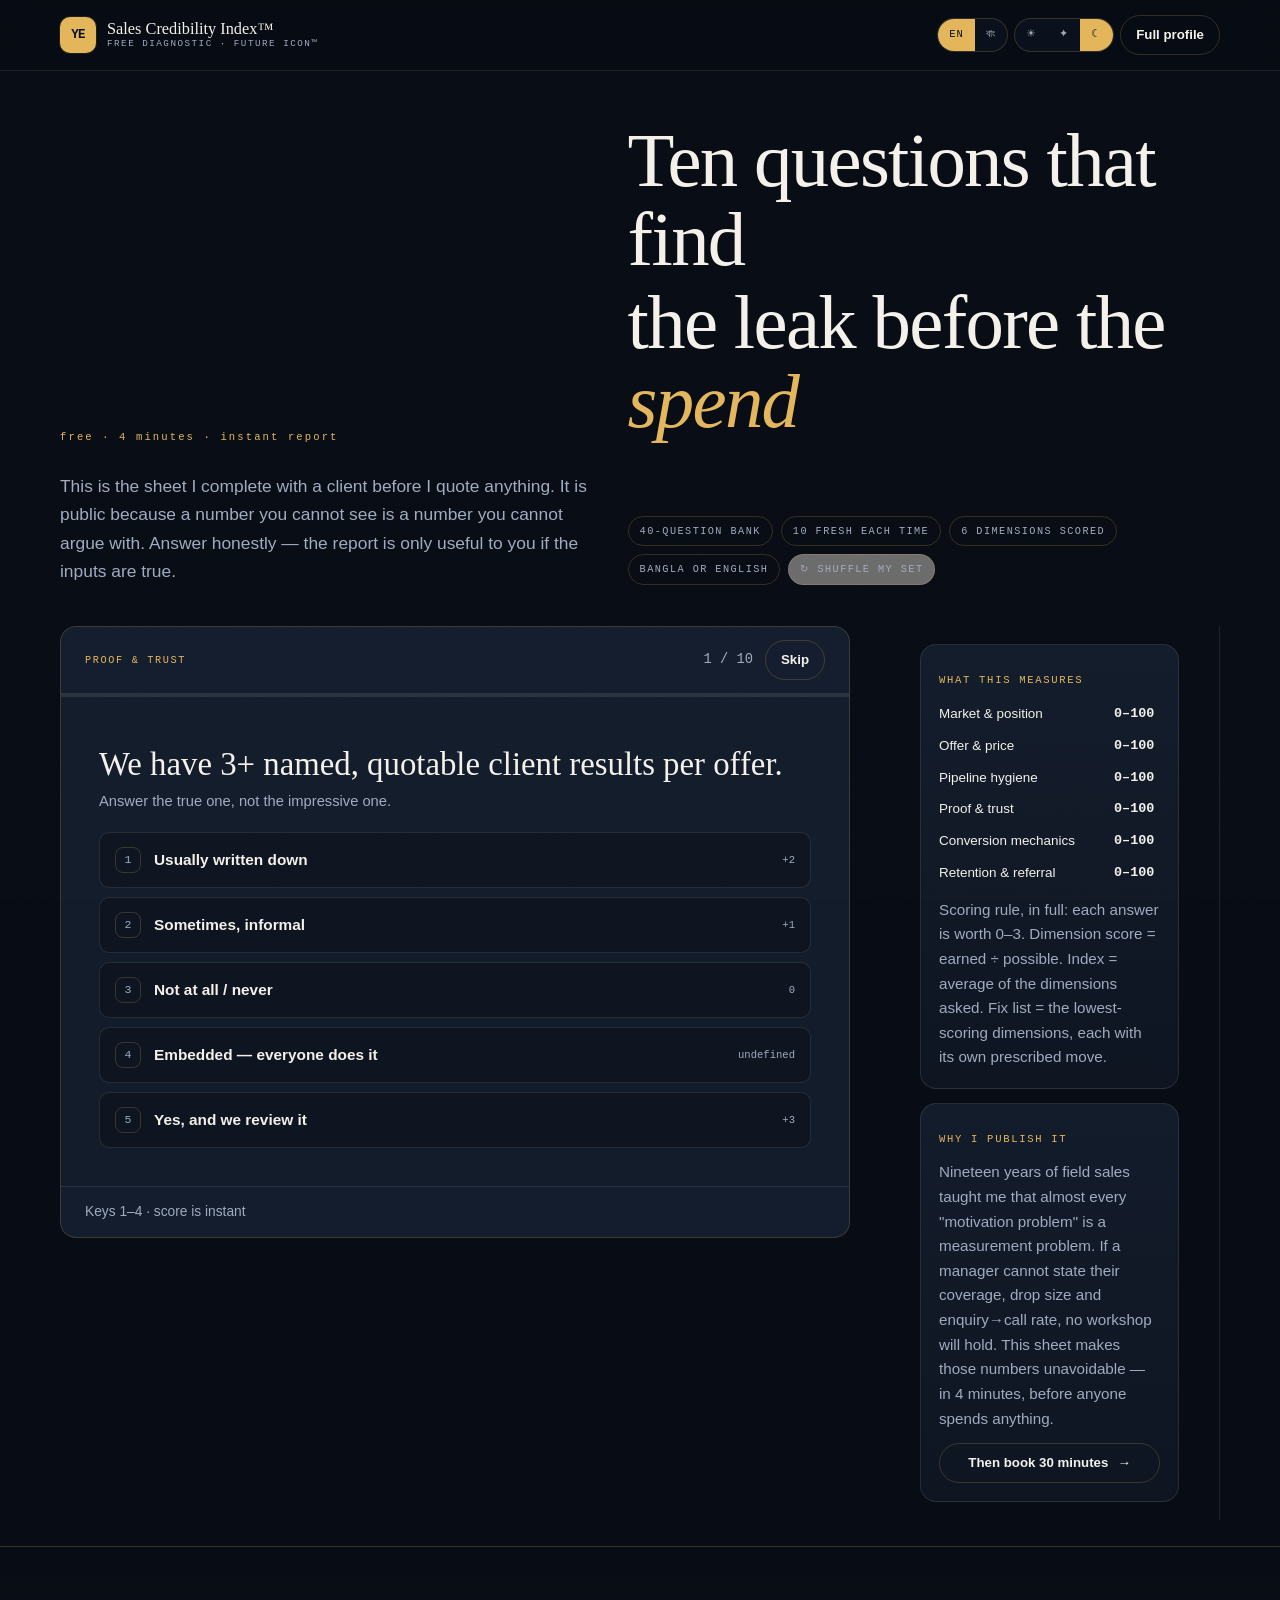
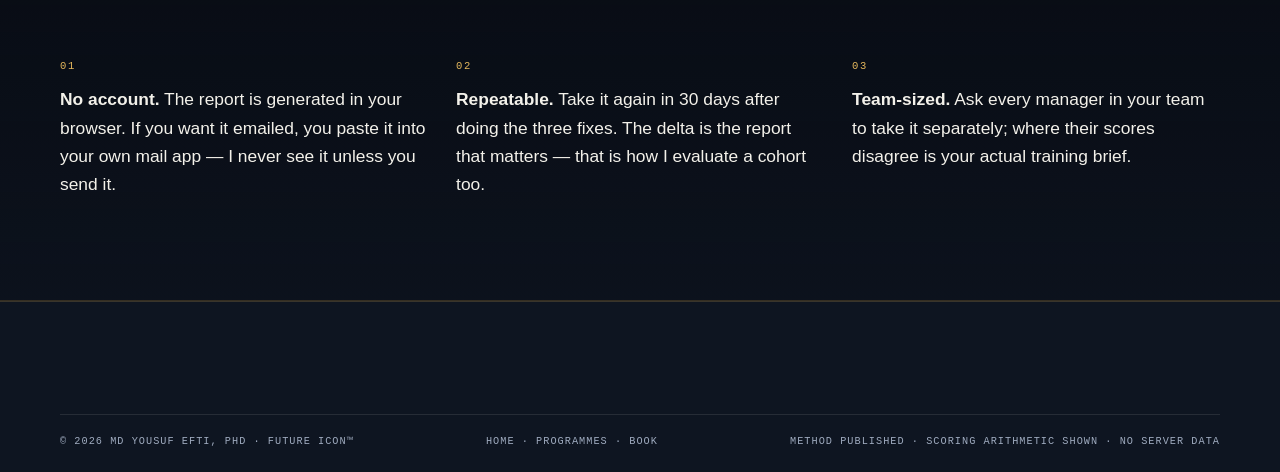
<file: diagnostic.html>
<!doctype html>
<html lang="en" class="no-js" data-theme="dark">
<head>
<meta charset="utf-8">
<meta name="viewport" content="width=device-width,initial-scale=1">
<script>(function(){var d=document.documentElement;d.className="js";try{var t=JSON.parse(localStorage.getItem("fi_theme"));if(t)d.dataset.theme=t;var l=JSON.parse(localStorage.getItem("fi_lang"));if(l)d.setAttribute("lang",l);}catch(e){}})();</script>
<title>Sales Credibility Index™ — free 10-question diagnostic</title>
<meta name="description" content="Ten questions drawn fresh from a 40-question bank: coverage, offer, pipeline, trust, conversion, retention. Instant 0-100 index, the three fixes in order, and a report to your email or WhatsApp.">
<link rel="canonical" href="https://yousufefti.com/diagnostic.html">
<link rel="icon" href="assets/favicon.svg" type="image/svg+xml">
<meta name="theme-color" content="#080c14">
<meta property="og:title" content="What is your Sales Credibility Index?">
<meta property="og:description" content="4 minutes, 10 fresh questions, instant 0–100 index and the first three fixes. Report by email or WhatsApp.">
<meta property="og:image" content="https://yousufefti.com/assets/og-efti.jpg">
<meta name="twitter:card" content="summary_large_image">
<link rel="stylesheet" href="assets/site.css">
<script src="assets/app.js" defer></script>
<script src="assets/diagnostic.js" defer></script>
<script type="application/ld+json">{"@context":"https://schema.org","@type":"FAQPage","mainEntity":[
{"@type":"Question","name":"Is the diagnostic free?","acceptedAnswer":{"@type":"Answer","text":"Yes. Ten questions, an instant index and a written report. No payment details, no obligation, and it works in Bangla or English."}},
{"@type":"Question","name":"Do the questions change?","acceptedAnswer":{"@type":"Answer","text":"Every session draws ten questions from a 40-question bank across six dimensions, with the options re-ordered, so a rehearsed answer is impossible."}},
{"@type":"Question","name":"Who scores it?","acceptedAnswer":{"@type":"Answer","text":"The scoring rule is public and arithmetic: each answer is worth 0-3, converted to a 0-100 dimension score, averaged to the index. The fix list is chosen by which dimensions score lowest."}}]}</script>
<!--SCHEMA:START-->
<script type="application/ld+json">
{"@context":"https://schema.org","@graph":[{"@type":"WebSite","@id":"https://yousufefti.com/#website","url":"https://yousufefti.com/","name":"Md Yousuf Efti, PhD — Sales Leadership","inLanguage":["en","bn"],"publisher":{"@id":"https://yousufefti.com/#org"}},{"@type":"Person","@id":"https://yousufefti.com/#person","name":"Md Yousuf Efti, PhD","honorificSuffix":"PhD","jobTitle":"Sales Leadership Trainer","description":"24,500+ sales people trained. 1,305+ sessions. Five countries.","image":"https://yousufefti.com/assets/og-efti.jpg","url":"https://yousufefti.com/","knowsAbout":["Sales leadership","Pharma selling skills","Train the trainer","Sales negotiation","AI in field sales","Team development"],"worksFor":{"@id":"https://yousufefti.com/#org"},"alumniOf":{"@type":"CollegeOrUniversity","name":"University of Dhaka"},"award":"Best Award-winning Trainer in South Asia (ISTD)","sameAs":["https://www.linkedin.com/in/yousufefti","https://www.facebook.com/yousuf.efti","https://www.facebook.com/FutureIconBangladesh"],"address":{"@type":"PostalAddress","addressLocality":"Dhaka","addressCountry":"BD"},"contactPoint":{"@type":"ContactPoint","telephone":"+880 1754 325325","email":"training@futureiconbd.com","contactType":"sales","availableLanguage":["English","Bengali"]}},{"@type":"Organization","@id":"https://yousufefti.com/#org","name":"Future Icon™","url":"https://futureiconbd.com","logo":"https://yousufefti.com/assets/favicon.svg","foundingDate":"2016","founder":{"@id":"https://yousufefti.com/#person"},"areaServed":["BD","IN","NP","TH","MY","SG"],"contactPoint":{"@type":"ContactPoint","email":"training@futureiconbd.com","contactType":"corporate training enquiries"}},{"@type":"ItemList","@id":"https://yousufefti.com/courses.html#list","name":"Programmes","numberOfItems":8,"itemListElement":[{"@type":"ListItem","position":1,"url":"https://yousufefti.com/courses.html#pharma-sales-leadership","item":{"@type":"Course","name":"AI-Integrated Pharma Sales Leadership for High Performance","alternativeName":"এআই-ইন্টিগ্রেটেড ফার্মা সেলস লিডারশিপ ফর হাই পারফরম্যান্স","description":"For Sr. Area Managers and NSMs: run a territory like a business — pipeline, coaching cadence, and AI-assisted field decisions.","provider":{"@type":"Organization","name":"Future Icon™"},"educationalLevel":"Advanced","timeRequired":"3 days","inLanguage":["en","bn"],"coursePrerequisites":"Field sales experience recommended","hasCourseInstance":{"@type":"CourseInstance","courseMode":"onsite","courseWorkload":"3 days","startDate":"2026-10-18","location":{"@type":"Place","name":"Client site (in-house)","address":"Dhaka, BD"}},"offers":{"@type":"Offer","price":420000,"priceCurrency":"BDT","category":"corporate cohort","availability":"https://schema.org/InStock"},"aggregateRating":{"@type":"AggregateRating","ratingValue":4.9,"bestRating":5,"ratingCount":99}}},{"@type":"ListItem","position":2,"url":"https://yousufefti.com/courses.html#selling-skills","item":{"@type":"Course","name":"AI-Integrated Pharma Selling Skills for High Performance","alternativeName":"এআই-ইন্টিগ্রেটেড ফার্মা সেলিং স্কিলস","description":"Field reps: pre-call planning, probing, brand-detail closing, and the follow-up that most reps simply never do.","provider":{"@type":"Organization","name":"Future Icon™"},"educationalLevel":"All levels","timeRequired":"2 days","inLanguage":["en","bn"],"coursePrerequisites":"Field sales experience recommended","hasCourseInstance":{"@type":"CourseInstance","courseMode":"onsite","courseWorkload":"2 days","startDate":"2026-10-05","location":{"@type":"Place","name":"Client site (in-house)","address":"Dhaka, BD"}},"offers":{"@type":"Offer","price":280000,"priceCurrency":"BDT","category":"corporate cohort","availability":"https://schema.org/InStock"},"aggregateRating":{"@type":"AggregateRating","ratingValue":4.8,"bestRating":5,"ratingCount":99}}},{"@type":"ListItem","position":3,"url":"https://yousufefti.com/courses.html#train-the-trainer","item":{"@type":"Course","name":"Train-the-Trainer (ToT) — IFC-LPI aligned","alternativeName":"ট্রেন-দা-ট্রেনার (ToT) — IFC-LPI অ্যালাইনড","description":"Turn your best performers into certified internal trainers: content design, facilitation, evaluation, KPI handoff.","provider":{"@type":"Organization","name":"Future Icon™"},"educationalLevel":"Internal trainers","timeRequired":"5 days","inLanguage":["en","bn"],"coursePrerequisites":"Field sales experience recommended","hasCourseInstance":{"@type":"CourseInstance","courseMode":"onsite","courseWorkload":"5 days","startDate":"2026-11-09","location":{"@type":"Place","name":"Client site (in-house)","address":"Dhaka, BD"}},"offers":{"@type":"Offer","price":95000,"priceCurrency":"BDT","category":"corporate cohort","availability":"https://schema.org/InStock"},"aggregateRating":{"@type":"AggregateRating","ratingValue":4.9,"bestRating":5,"ratingCount":41}}},{"@type":"ListItem","position":4,"url":"https://yousufefti.com/courses.html#newly-promoted-leaders","item":{"@type":"Course","name":"Newly Promoted Sales Leaders: Forming to Performing","alternativeName":"নতুন পদোন্নত সেলস লিডার: ফর্মিং থেকে পারফর্মিং","description":"The first 180 days of leading a team that used to be your peers — the four stages and what to do in each.","provider":{"@type":"Organization","name":"Future Icon™"},"educationalLevel":"First-time managers","timeRequired":"2 days","inLanguage":["en","bn"],"coursePrerequisites":"Field sales experience recommended","hasCourseInstance":{"@type":"CourseInstance","courseMode":"onsite","courseWorkload":"2 days","startDate":"2026-10-26","location":{"@type":"Place","name":"Client site (in-house)","address":"Dhaka, BD"}},"offers":{"@type":"Offer","price":65000,"priceCurrency":"BDT","category":"corporate cohort","availability":"https://schema.org/InStock"},"aggregateRating":{"@type":"AggregateRating","ratingValue":4.7,"bestRating":5,"ratingCount":26}}},{"@type":"ListItem","position":5,"url":"https://yousufefti.com/courses.html#ai-intelligence-eq","item":{"@type":"Course","name":"AI-Integrated Emotional Intelligence for Sales Professionals","alternativeName":"সেলস পেশাজীবীদের জন্য এআই-ইন্টিগ্রেটেড ইমোশনাল ইন্টেলিজেন্স","description":"Read the room, then use the read: EQ applied to buying signals, depot moods and angry customers.","provider":{"@type":"Organization","name":"Future Icon™"},"educationalLevel":"All levels","timeRequired":"1 day","inLanguage":["en","bn"],"coursePrerequisites":"Field sales experience recommended","hasCourseInstance":{"@type":"CourseInstance","courseMode":"onsite","courseWorkload":"1 day","startDate":"2026-11-02","location":{"@type":"Place","name":"Client site (in-house)","address":"Dhaka, BD"}},"offers":{"@type":"Offer","price":150000,"priceCurrency":"BDT","category":"corporate cohort","availability":"https://schema.org/InStock"},"aggregateRating":{"@type":"AggregateRating","ratingValue":4.8,"bestRating":5,"ratingCount":99}}},{"@type":"ListItem","position":6,"url":"https://yousufefti.com/courses.html#negotiation-relationship","item":{"@type":"Course","name":"The Art of Sales Negotiation & Relationship Building","alternativeName":"সেলস নেগোসিয়েশন ও সম্পর্ক গড়া","description":"Margins, credit terms, listing fees and stockist politics — protect the price, keep the person.","provider":{"@type":"Organization","name":"Future Icon™"},"educationalLevel":"Intermediate+","timeRequired":"2 days","inLanguage":["en","bn"],"coursePrerequisites":"Field sales experience recommended","hasCourseInstance":{"@type":"CourseInstance","courseMode":"onsite","courseWorkload":"2 days","startDate":"2026-11-16","location":{"@type":"Place","name":"Client site (in-house)","address":"Dhaka, BD"}},"offers":{"@type":"Offer","price":240000,"priceCurrency":"BDT","category":"corporate cohort","availability":"https://schema.org/InStock"},"aggregateRating":{"@type":"AggregateRating","ratingValue":4.9,"bestRating":5,"ratingCount":69}}},{"@type":"ListItem","position":7,"url":"https://yousufefti.com/courses.html#customer-service-depot","item":{"@type":"Course","name":"Customer Service Excellence for Depot In-Charges","alternativeName":"ডিপো ইন-চার্জদের জন্য কাস্টমার সার্ভিস এক্সেলেন্স","description":"Order accuracy, returns, response time and the depot voice that decides whether a rep's promise survives.","provider":{"@type":"Organization","name":"Future Icon™"},"educationalLevel":"Operations","timeRequired":"1 day","inLanguage":["en","bn"],"coursePrerequisites":"Field sales experience recommended","hasCourseInstance":{"@type":"CourseInstance","courseMode":"onsite","courseWorkload":"1 day","startDate":"2026-10-12","location":{"@type":"Place","name":"Client site (in-house)","address":"Dhaka, BD"}},"offers":{"@type":"Offer","price":120000,"priceCurrency":"BDT","category":"corporate cohort","availability":"https://schema.org/InStock"},"aggregateRating":{"@type":"AggregateRating","ratingValue":4.6,"bestRating":5,"ratingCount":38}}},{"@type":"ListItem","position":8,"url":"https://yousufefti.com/courses.html#marketing-pmd","item":{"@type":"Course","name":"Futuristic Pharma Marketing for PMD Leaders","alternativeName":"পিএমডি লিডারদের জন্য ভবিষ্যৎমুখী ফার্মা মার্কেটিং","description":"Brand strategy that survives a commodity market: segmentation, launch sequencing, field-marketing alignment, AI research.","provider":{"@type":"Organization","name":"Future Icon™"},"educationalLevel":"Managers+","timeRequired":"2 days","inLanguage":["en","bn"],"coursePrerequisites":"Field sales experience recommended","hasCourseInstance":{"@type":"CourseInstance","courseMode":"onsite","courseWorkload":"2 days","startDate":"2026-11-23","location":{"@type":"Place","name":"Client site (in-house)","address":"Dhaka, BD"}},"offers":{"@type":"Offer","price":260000,"priceCurrency":"BDT","category":"corporate cohort","availability":"https://schema.org/InStock"},"aggregateRating":{"@type":"AggregateRating","ratingValue":4.8,"bestRating":5,"ratingCount":24}}}]},{"@type":"WebPage","@id":"https://yousufefti.com/diagnostic.html#page","url":"https://yousufefti.com/diagnostic.html","name":"Sales Credibility Index™ — free diagnostic","isPartOf":{"@id":"https://yousufefti.com/#website"},"mainEntity":{"@type":"HowTo","name":"Take the Sales Credibility Index","totalTime":"PT4M","estimatedCost":{"@type":"MonetaryAmount","currency":"BDT","value":"0"},"step":[{"@type":"HowToStep","position":1,"name":"market"},{"@type":"HowToStep","position":2,"name":"offer"},{"@type":"HowToStep","position":3,"name":"pipeline"},{"@type":"HowToStep","position":4,"name":"trust"},{"@type":"HowToStep","position":5,"name":"conversion"},{"@type":"HowToStep","position":6,"name":"retention"}]}},{"@type":"Blog","@id":"https://yousufefti.com/blog.html#blog","name":"Field notes — Md Yousuf Efti, PhD","inLanguage":["en","bn"],"blogPost":[{"@type":"BlogPosting","headline":"Team Development for Newly Promoted Sales Leaders","alternativeHeadline":"নতুন পদোন্নত সেলস লিডারদের টিম ডেভেলপমেন্ট","description":"How to lead a new sales team through Forming, Storming, Norming and Performing — with the specific thing to do in each stage, and the mistake that costs you your best rep.","inLanguage":["en","bn"],"datePublished":"2026-08-30","dateModified":"2026-09-02","image":"https://yousufefti.com/assets/img/blog/leadership.jpg","url":"https://yousufefti.com/article.html?slug=team-development-for-newly-promoted-sales-leaders","keywords":"leadership, retention","author":{"@type":"Person","name":"Md Yousuf Efti, PhD"},"isPartOf":{"@id":"https://yousufefti.com/blog.html#blog"},"wordCount":408},{"@type":"BlogPosting","headline":"How to Increase Sales During Political Unrest","alternativeHeadline":"রাজনৈতিক অস্থিরতায় বিক্রি বাড়াতে যা করবেন","description":"Curfews, blockades and strike days do not destroy demand — they destroy your rhythm. The 72-hour playbook I take into client meetings when the country goes quiet.","inLanguage":["en","bn"],"datePublished":"2026-07-14","dateModified":"2026-07-14","image":"https://yousufefti.com/assets/img/blog/unrest.jpg","url":"https://yousufefti.com/article.html?slug=increase-sales-during-political-unrest","keywords":"field, risk, cash","author":{"@type":"Person","name":"Md Yousuf Efti, PhD"},"isPartOf":{"@id":"https://yousufefti.com/blog.html#blog"},"wordCount":329},{"@type":"BlogPosting","headline":"10 Tips for Pharmaceutical Sales Managers","alternativeHeadline":"ফার্মা সেলস ম্যানেজারদের জন্য ১০টি টিপস","description":"Ten habits that separate the manager whose territory grows from the one whose reports keep leaving.","inLanguage":"en","datePublished":"2025-11-20","dateModified":"2025-11-20","image":"https://yousufefti.com/assets/img/blog/tips.jpg","url":"https://yousufefti.com/article.html?slug=10-tips-for-pharmaceuticals-sales-managers","keywords":"management, field","author":{"@type":"Person","name":"Md Yousuf Efti, PhD"},"isPartOf":{"@id":"https://yousufefti.com/blog.html#blog"},"wordCount":334},{"@type":"BlogPosting","headline":"AI pre-call planning: the 6-minute routine that doubles a rep's hit rate","alternativeHeadline":"এআই প্রি-কল প্ল্যানিং: ৬ মিনিটে হিট রেট দ্বিগুণ","description":"What my team now does between the van and the door — and why the tool barely matters.","inLanguage":"en","datePublished":"2026-06-08","dateModified":"2026-06-08","image":"https://yousufefti.com/assets/img/blog/ai.jpg","url":"https://yousufefti.com/article.html?slug=ai-pre-call-planning","keywords":"AI, field","author":{"@type":"Person","name":"Md Yousuf Efti, PhD"},"isPartOf":{"@id":"https://yousufefti.com/blog.html#blog"},"wordCount":198},{"@type":"BlogPosting","headline":"Emotional selling: the four feelings that decide a purchase","alternativeHeadline":"ইমোশনাল সেলিং: কেনার সিদ্ধান্তে যে চারটি অনুভূতি","description":"People buy to reduce one of four feelings. Most pitch decks address none of them.","inLanguage":"en","datePublished":"2026-03-19","dateModified":"2026-03-19","image":"https://yousufefti.com/assets/img/blog/emotion.jpg","url":"https://yousufefti.com/article.html?slug=emotional-selling","keywords":"selling, EQ","author":{"@type":"Person","name":"Md Yousuf Efti, PhD"},"isPartOf":{"@id":"https://yousufefti.com/blog.html#blog"},"wordCount":185}]},{"@type":"ImageGallery","@id":"https://yousufefti.com/gallery.html#gal","name":"Sessions and events","numberOfItems":10}]}
</script>
<!--SCHEMA:END-->
</head>
<body>
<div class="grain" aria-hidden="true"></div>
<a class="skip" href="#main">Skip to the questions</a>
<header class="nav">
  <div class="shell nav-in">
    <a class="brand" href="/"><span class="mark">YE</span><span>Sales Credibility Index™<small>Free diagnostic · Future Icon™</small></span></a>
    <div class="tools" style="margin-left:auto">
      <span class="seg" role="group" aria-label="Language"><button data-lang="en" aria-pressed="true">EN</button><button data-lang="bn">বাং</button></span>
      <span class="seg" role="group" aria-label="Theme"><button data-theme-set="light">☀</button><button data-theme-set="bright">✦</button><button data-theme-set="dark" aria-pressed="true">☾</button></span>
      <a class="btn sm ghost" href="index.html"><span class="en">Full profile</span><span class="bn i">প্রোফাইল</span></a>
    </div>
  </div>
</header>

<main id="main">
<section style="padding-block:clamp(26px,4vw,52px) clamp(16px,2vw,26px)">
  <div class="shell">
    <div class="shead">
      <span class="no"><span class="en">free · 4 minutes · instant report</span><span class="bn i">ফ্রি · ৪ মিনিট · রিপোর্ট সাথে সাথে</span></span>
      <h1 class="display">
        <span class="mask" data-rev><span><span class="en">Ten questions that find</span> <span class="bn i">দশটি প্রশ্ন যা</span></span></span>
        <span class="mask" data-rev><span><span class="en">the leak before the</span> <em><span class="en">spend</span></em> <span class="bn i">খরচার আগে <em>ক্ষরণ</em> খুঁজে বের করে</span></span></span>
      </h1>
      <p><span class="en">This is the sheet I complete with a client before I quote anything. It is public because a number you cannot see is a number you cannot argue with. Answer honestly — the report is only useful to you if the inputs are true.</span>
        <span class="bn">এই শিটটি যেকোনো দাম বলা আগে আমি ক্লায়েন্টের সাথে পূরণ করি। এটি প্রকাশ্যে, কারণ যে সংখ্যা দেখতে পান না তার সাথে তর্ক করা যায় না। সৎ উত্তর দিন।</span></p>
      <div class="pill-row" data-rev="fade">
        <span class="tag"><span class="en">40-question bank</span><span class="bn i">৪০ প্রশ্নের ব্যাংক</span></span>
        <span class="tag"><span class="en">10 fresh each time</span><span class="bn i">প্রতিবার ১০টি নতুন</span></span>
        <span class="tag"><span class="en">6 dimensions scored</span><span class="bn i">৬টি মাত্রায় স্কোর</span></span>
        <span class="tag"><span class="en">Bangla or English</span><span class="bn i">বাংলা বা ইংরেজি</span></span>
        <button class="tag" data-new-seed type="button" style="cursor:pointer"><span class="en">↻ shuffle my set</span><span class="bn i">↻ আমার সেট বদলান</span></button>
      </div>
    </div>

    <div class="diag">
      <div>
        <div class="qcard" id="qcard" data-obs aria-live="polite"></div>

        <section id="result" hidden style="padding:0;margin-top:18px">
          <div class="report" id="resultBody"></div>
          <form class="card" id="capture" hidden style="margin-top:16px">
            <span class="idx"><span class="en">where should the report go?</span><span class="bn i">রিপোর্ট কোথায় যাবে?</span></span>
            <div class="grid g2" style="margin-top:12px">
              <label class="field"><span><span class="en">Name (or your team's name)</span><span class="bn i">নাম বা টিমের নাম</span></span>
                <input class="input" id="c-name" autocomplete="name" placeholder="e.g. Square Pharma — Central Zone"></label>
              <label class="field"><span><span class="en">Email or WhatsApp number</span><span class="bn i">ইমেইল বা হোয়াটসঅ্যাপ</span></span>
                <input class="input" id="c-contact" placeholder="you@company.com / +8801…"></label>
              <label class="field"><span><span class="en">Team size</span><span class="bn i">টিমের আকার</span></span>
                <select id="c-size"><option>1–5</option><option>6–15</option><option selected>16–50</option><option>51–200</option><option>200+</option></select></label>
              <label class="field"><span><span class="en">Sector</span><span class="bn i">খাত</span></span>
                <select id="c-ind"><option>Pharma / FMCG sales force</option><option>Corporate training &amp; consulting</option><option>D2C / retail</option><option>Financial services</option><option>Healthcare</option><option>Other</option></select></label>
            </div>
            <p class="err" id="c-err" role="alert"></p>
            <div class="row"><button class="btn" type="submit"><span class="en">Build my report</span><span class="bn i">আমার রিপোর্ট তৈরি করুন</span> <span class="ar">→</span></button>
              <span class="small"><span class="en">Nothing is stored on a server — the report is generated in your browser and you send it yourself.</span>
                <span class="bn">কোনো সার্ভারে কিছু জমা হয় না — রিপোর্ট আপনার ব্রাউজারে তৈরি, আপনিই পাঠান।</span></span></div>
            <div id="capBody"></div>
          </form>
        </section>
      </div>

      <aside class="side">
        <div class="card" style="padding:18px">
          <span class="idx"><span class="en">what this measures</span><span class="bn i">কী মাপা হয়</span></span>
          <div class="dims" style="margin-top:12px">
            <div class="dim"><span><span class="en">Market &amp; position</span><span class="bn i">বাজার ও পজিশন</span></span><b class="num">0–100</b></div>
            <div class="dim"><span><span class="en">Offer &amp; price</span><span class="bn i">অফার ও মূল্য</span></span><b class="num">0–100</b></div>
            <div class="dim"><span><span class="en">Pipeline hygiene</span><span class="bn i">পাইপলাইন শৃঙ্খলা</span></span><b class="num">0–100</b></div>
            <div class="dim"><span><span class="en">Proof &amp; trust</span><span class="bn i">প্রমাণ ও বিশ্বাস</span></span><b class="num">0–100</b></div>
            <div class="dim"><span><span class="en">Conversion mechanics</span><span class="bn i">কনভার্শন কৌশল</span></span><b class="num">0–100</b></div>
            <div class="dim"><span><span class="en">Retention &amp; referral</span><span class="bn i">ধরে রাখা ও রেফারেল</span></span><b class="num">0–100</b></div>
          </div>
          <p class="small" style="margin-top:14px"><span class="en">Scoring rule, in full: each answer is worth 0–3. Dimension score = earned ÷ possible. Index = average of the dimensions asked. Fix list = the lowest-scoring dimensions, each with its own prescribed move.</span>
            <span class="bn">স্কোরের নিয়ম: প্রতি উত্তরে ০–৩। মাত্রার স্কোর = প্রাপ্ত ÷ সম্ভাব্য। ইনডেক্স = মাত্রার গড়। সংশোধন = সবচেয়ে কম স্কোরের মাত্রাগুলো।</span></p>
        </div>
        <div class="card" style="margin-top:14px;padding:18px">
          <span class="idx"><span class="en">why I publish it</span><span class="bn i">কেন প্রকাশ করি</span></span>
          <p class="small" style="margin-top:10px"><span class="en">Nineteen years of field sales taught me that almost every "motivation problem" is a measurement problem. If a manager cannot state their coverage, drop size and enquiry→call rate, no workshop will hold. This sheet makes those numbers unavoidable — in 4 minutes, before anyone spends anything.</span>
            <span class="bn">যা প্রায় সব 'অনুপ্রেরণার সমস্যা' আসলে মাপার সমস্যা। কভারেজ, ড্রপ সাইট ও এনকোয়ারি→কল হার বলতে না পারলে কোনো ওয়ার্কশপ টিকবে না।</span></p>
          <a class="btn sm block ghost" href="book.html" style="margin-top:12px"><span class="en">Then book 30 minutes</span><span class="bn i">তারপর ৩০ মিনিট বুক</span> →</a>
        </div>
      </aside>
    </div>
  </div>
</section>

<section class="band">
  <div class="shell grid g3" data-stagger>
    <div data-rev><span class="idx" style="font-family:var(--mono);color:var(--accent);font-size:.66rem;letter-spacing:.16em;text-transform:uppercase">01</span>
      <p style="margin-top:8px"><span class="en"><strong>No account.</strong> The report is generated in your browser. If you want it emailed, you paste it into your own mail app — I never see it unless you send it.</span>
        <span class="bn"><strong>অ্যাকাউন্ট লাগে না।</strong> রিপোর্ট আপনার ব্রাউজারে তৈরি; আপনি পাঠানো পর্যন্ত আমি দেখি না।</span></p></div>
    <div data-rev><span class="idx" style="font-family:var(--mono);color:var(--accent);font-size:.66rem;letter-spacing:.16em;text-transform:uppercase">02</span>
      <p style="margin-top:8px"><span class="en"><strong>Repeatable.</strong> Take it again in 30 days after doing the three fixes. The delta is the report that matters — that is how I evaluate a cohort too.</span>
        <span class="bn"><strong>পুনরাবৃত্তিযোগ্য।</strong> তিনটি সংশোধন করার পর ৩০ দিনে আবার নিন; পার্থক্যই আসল রিপোর্ট।</span></p></div>
    <div data-rev><span class="idx" style="font-family:var(--mono);color:var(--accent);font-size:.66rem;letter-spacing:.16em;text-transform:uppercase">03</span>
      <p style="margin-top:8px"><span class="en"><strong>Team-sized.</strong> Ask every manager in your team to take it separately; where their scores disagree is your actual training brief.</span>
        <span class="bn"><strong>টিমের জন্য।</strong> প্রতিটি ম্যানেজার আলাদাভাবে করুক; যারা যেখানে ভিন্ন স্কোর দেয়, সেটাই আসল প্রশিক্ষণের প্রয়োজন।</span></p></div>
  </div>
</section>
</main>
<footer><div class="shell"><div class="f-bot">
  <span>© <span id="yr">2026</span> Md Yousuf Efti, PhD · Future Icon™</span>
  <span><a href="index.html">Home</a> · <a href="courses.html">Programmes</a> · <a href="book.html">Book</a></span>
  <span>Method published · scoring arithmetic shown · no server data</span>
</div></div></footer>
<div id="dbg" aria-hidden="true"></div>
<script>document.getElementById("yr").textContent=new Date().getFullYear();</script>
</body>
</html>
</file>
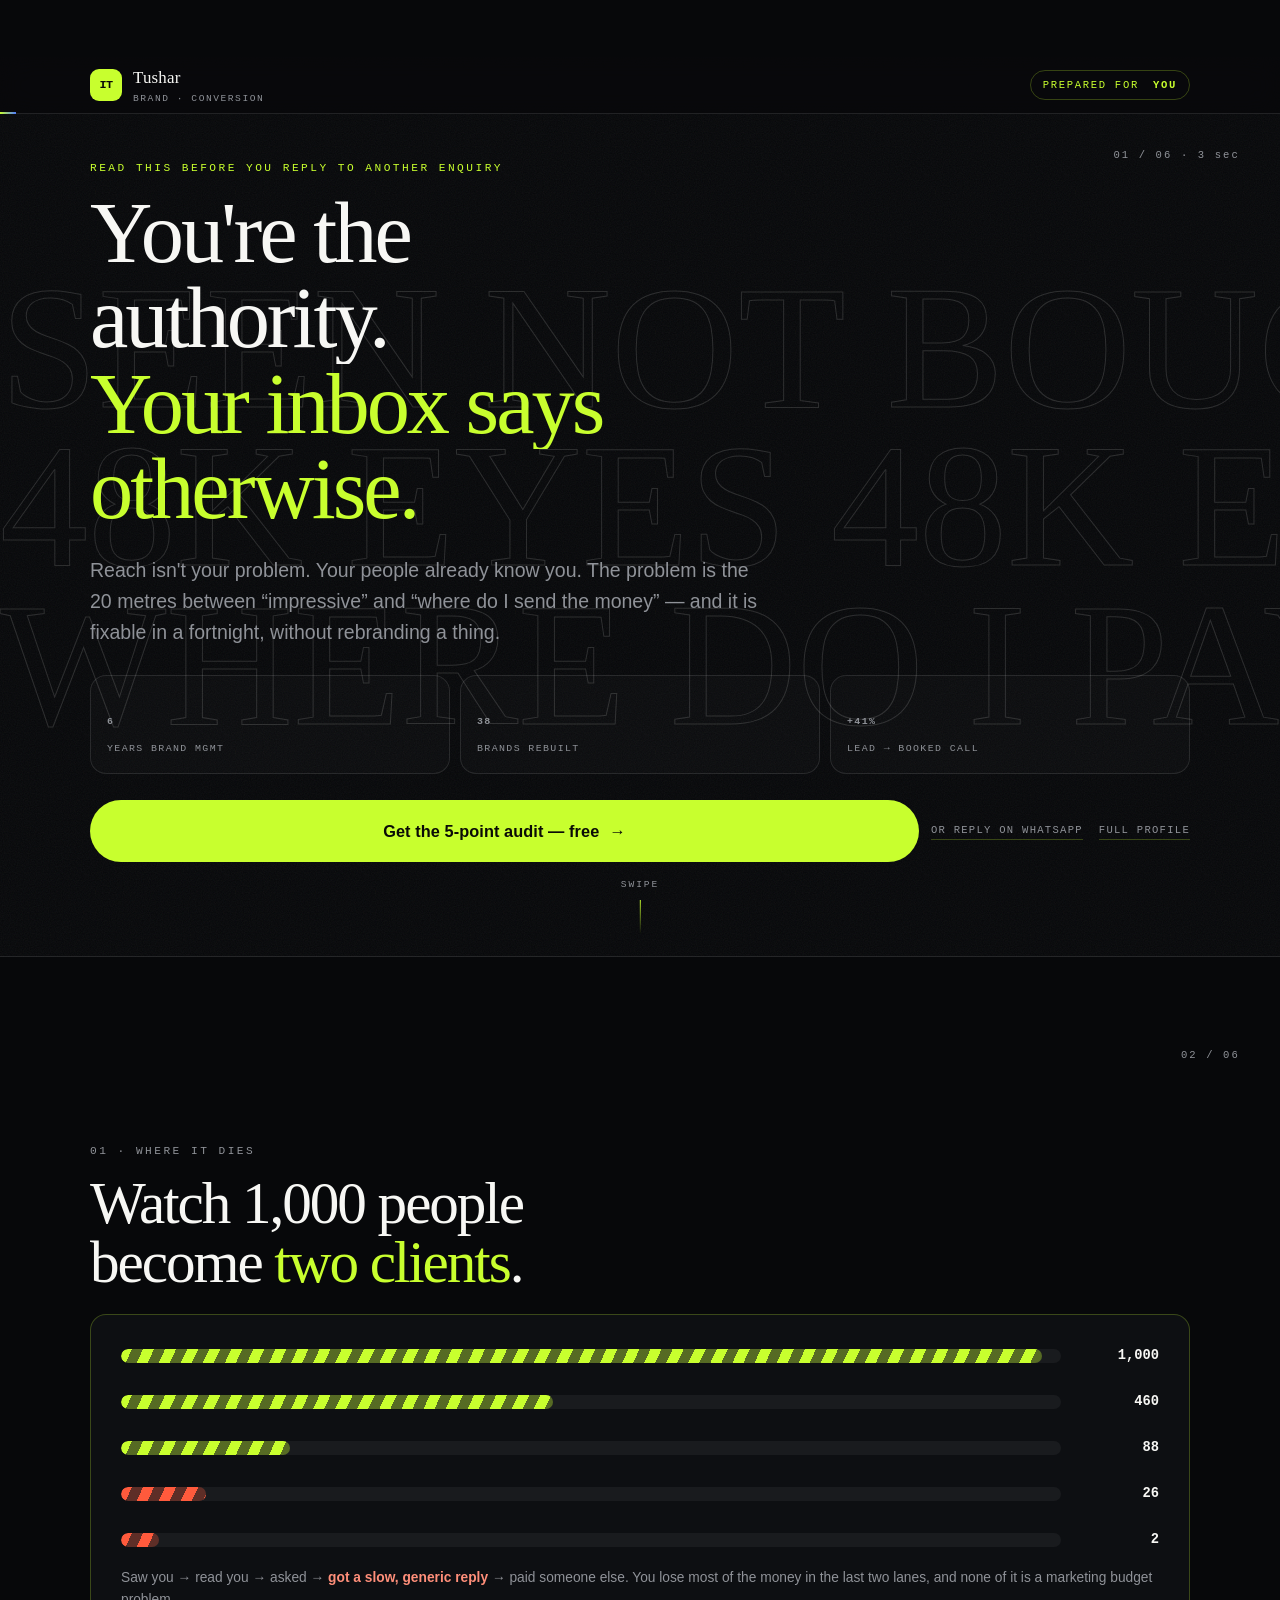
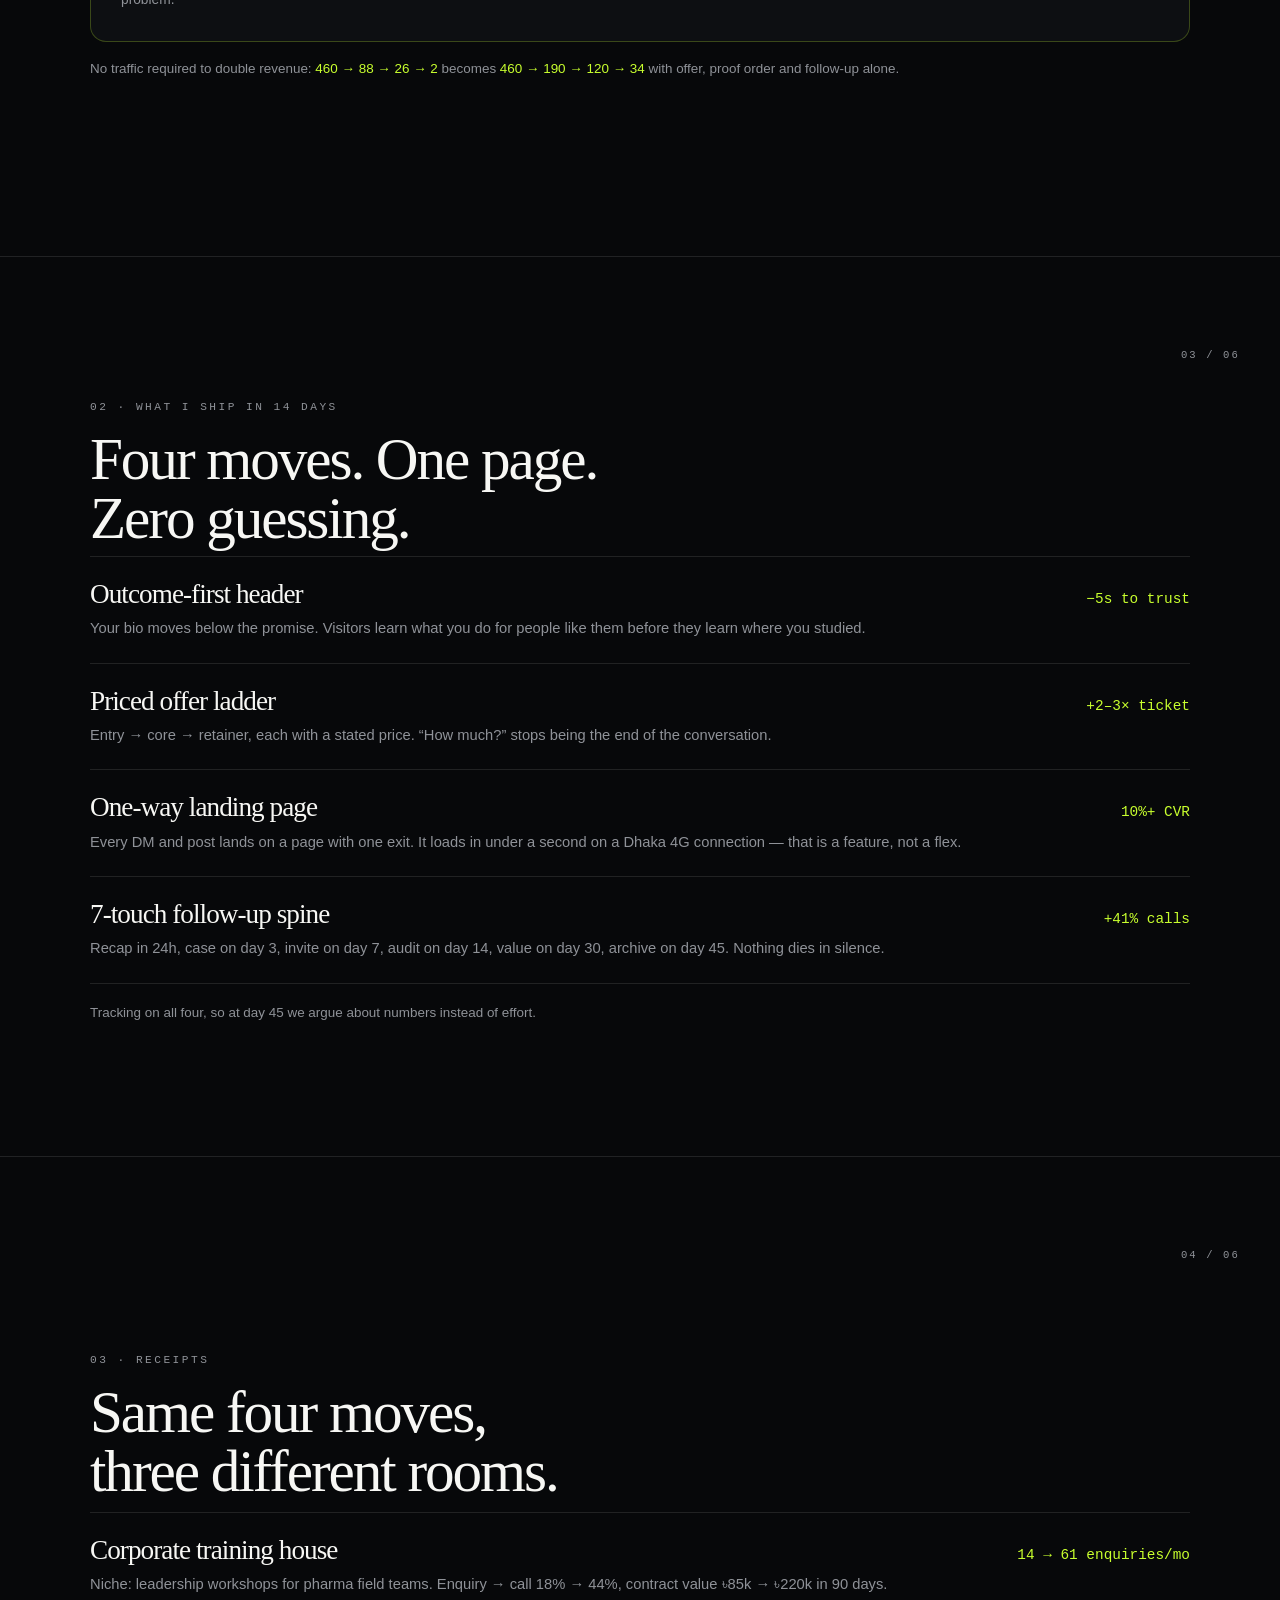
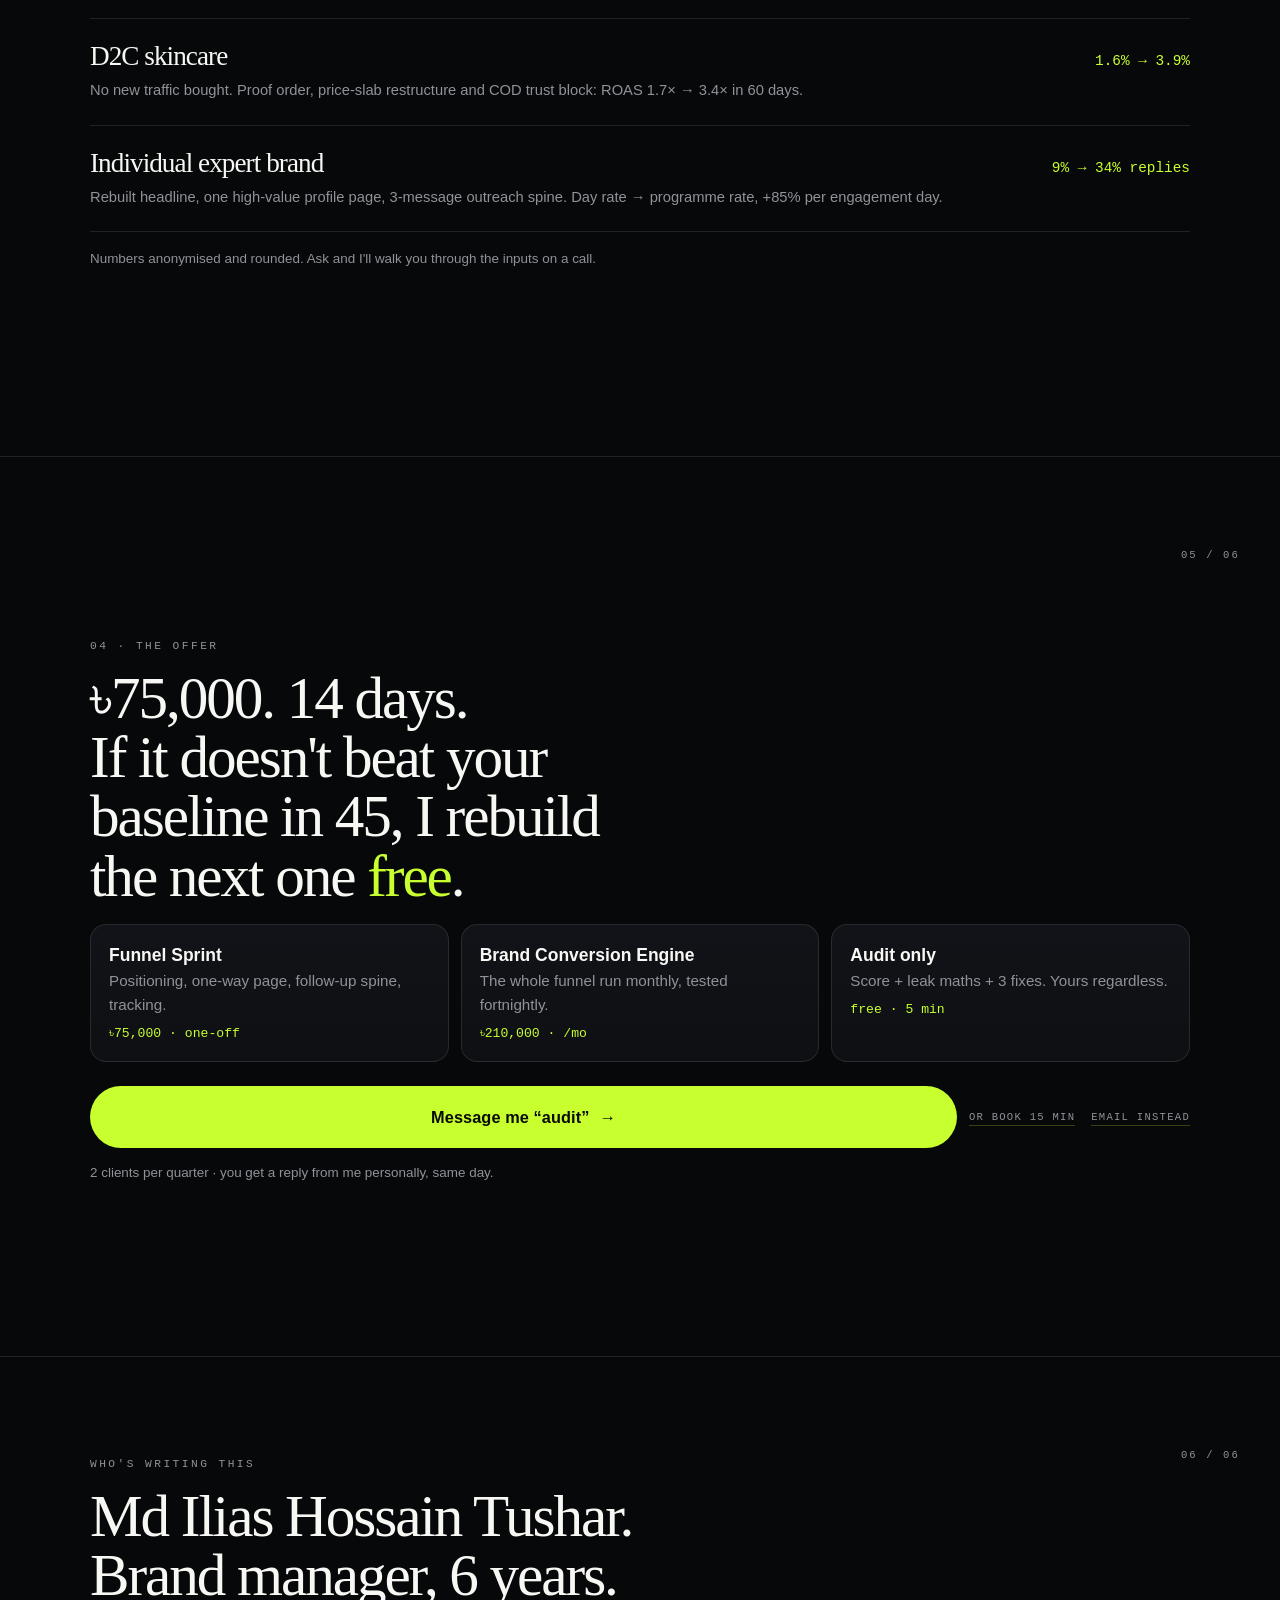
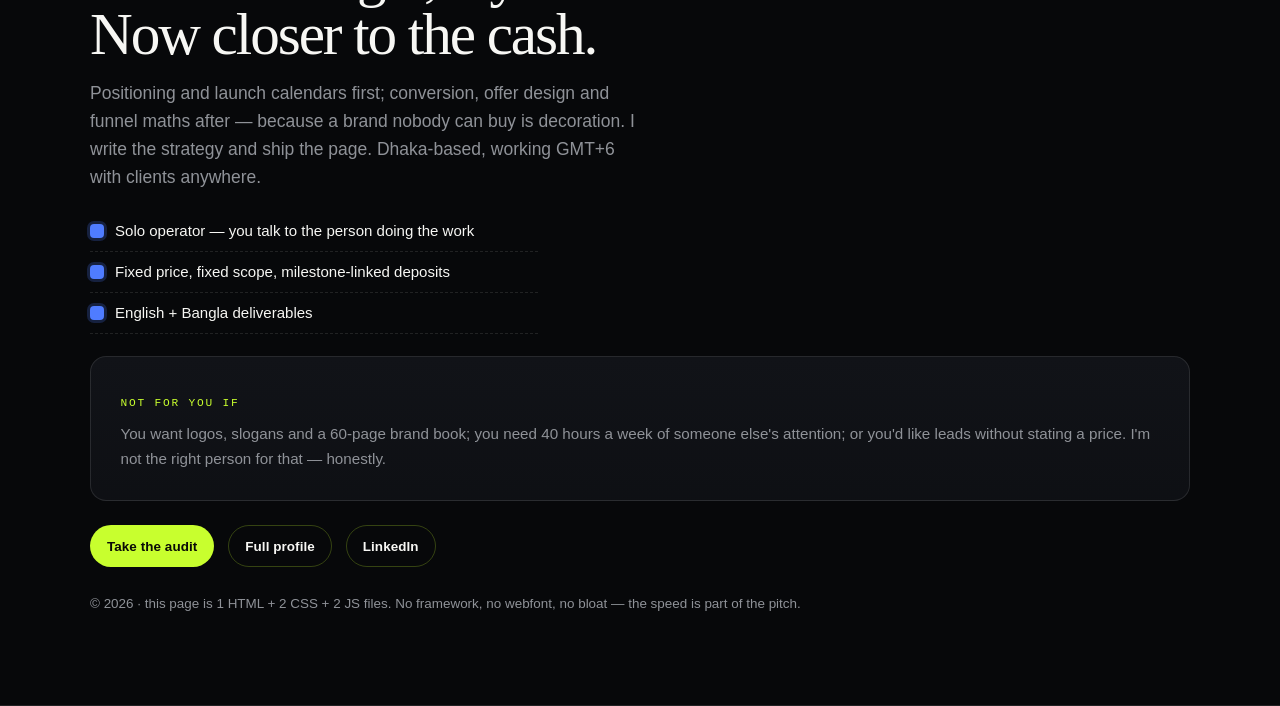
<file: pitch.html>
<!doctype html>
<html lang="en" class="no-js">
<head>
<meta charset="utf-8">
<meta name="viewport" content="width=device-width,initial-scale=1,viewport-fit=cover">
<script>document.documentElement.className="js";</script>
<title>10 seconds — why your DMs don't convert</title>
<meta name="description" content="The short version, built for a phone: the leak, the fix, the proof, the one button.">
<link rel="canonical" href="https://yourdomain.com/pitch.html">
<link rel="icon" href="assets/favicon.svg" type="image/svg+xml">
<meta name="theme-color" content="#07080a">
<meta property="og:type" content="website">
<meta property="og:title" content="The authority problem: seen, not bought">
<meta property="og:description" content="6 years of brand management pointed at one number: enquiry → paid. 10-second read, one button.">
<meta property="og:image" content="https://yourdomain.com/assets/og-cover.jpg">
<link rel="stylesheet" href="assets/base.css">
<link rel="stylesheet" href="assets/theme-kinetic.css">
<script src="assets/site.config.js"></script>
<script src="assets/motion.js" defer></script>
</head>
<body>
<div class="grain" aria-hidden="true"></div>
<a class="skip" href="#s1">Skip to the pitch</a>

<header class="nav">
  <div class="shell nav-in" style="min-height:56px">
    <a class="brand" href="/"><span class="mark">IT</span><span>Tushar<br><small>Brand · Conversion</small></span></a>
    <span class="to" style="margin-left:auto">prepared for <b data-to style="margin-left:6px">you</b><span data-pshow> · <span data-company style="opacity:.75">your business</span></span></span>
  </div>
  <div class="prog" aria-hidden="true"></div>
</header>

<main>
<!-- ===== SCREEN 1 · HOOK ===== -->
<section class="reel" id="s1" data-funnel-stage="1-hook" data-cue="cue_hook">
  <div class="kinetic" aria-hidden="true">
    <div class="k-line"><span>SEEN&nbsp;NOT&nbsp;BOUGHT&nbsp;SEEN&nbsp;NOT&nbsp;BOUGHT&nbsp;</span><span>SEEN&nbsp;NOT&nbsp;BOUGHT&nbsp;SEEN&nbsp;NOT&nbsp;BOUGHT&nbsp;</span></div>
    <div class="k-line"><span>48K&nbsp;EYES&nbsp;48K&nbsp;EYES&nbsp;48K&nbsp;EYES&nbsp;</span><span>48K&nbsp;EYES&nbsp;48K&nbsp;EYES&nbsp;48K&nbsp;EYES&nbsp;</span></div>
    <div class="k-line"><span>WHERE&nbsp;DO&nbsp;I&nbsp;PAY&nbsp;WHERE&nbsp;DO&nbsp;I&nbsp;PAY&nbsp;</span><span>WHERE&nbsp;DO&nbsp;I&nbsp;PAY&nbsp;WHERE&nbsp;DO&nbsp;I&nbsp;PAY&nbsp;</span></div>
  </div>
  <span class="no">01 / 06 · 3 sec</span>
  <div class="shell" data-stagger>
    <span class="eyebrow no-rule" style="color:var(--accent)">Read this before you reply to another enquiry</span>
    <h1 class="display" style="margin-top:14px">
      <span class="mask" data-reveal><span>You're the</span></span>
      <span class="mask" data-reveal><span>authority.</span></span>
      <span class="mask" data-reveal><span class="hi" style="-webkit-text-stroke:0;color:var(--accent)">Your inbox says</span></span>
      <span class="mask" data-reveal><span class="hi" style="-webkit-text-stroke:0;color:var(--accent)">otherwise.</span></span>
    </h1>
    <p class="lede" data-reveal style="--d:.2s;margin-top:20px">Reach isn't your problem. <span data-to>Your</span> people already
      know you. The problem is the 20 metres between “impressive” and “where do I send the money” — and it is
      fixable in a fortnight, without rebranding a thing.</p>
    <div class="burst">
      <div data-reveal style="--d:.24s"><b><span data-count="6">6</span></b><span>years brand mgmt</span></div>
      <div data-reveal style="--d:.3s"><b><span data-count="38">38</span></b><span>brands rebuilt</span></div>
      <div data-reveal style="--d:.36s"><b><span data-count="41" data-pre="+" data-suf="%">+41%</span></b><span>lead → booked call</span></div>
    </div>
    <div class="tap">
      <a class="btn lg magnetic" href="audit.html" data-passthrough>Get the 5-point audit — free <span class="ar">→</span></a>
      <div class="alt"><a data-wa href="https://wa.me/8801XXXXXXXXX">or reply on WhatsApp</a><a href="index.html">full profile</a></div>
    </div>
  </div>
  <span class="hint" aria-hidden="true">swipe<i></i></span>
</section>

<!-- ===== SCREEN 2 · THE LEAK ===== -->
<section class="reel" id="s2" data-funnel-stage="2-leak" data-cue="cue_leak">
  <span class="no">02 / 06</span>
  <div class="shell">
    <span class="eyebrow no-rule">01 · where it dies</span>
    <h2 class="display" style="margin-block:12px 22px" data-reveal="left">Watch 1,000 people<br>become <span class="hi">two clients</span>.</h2>
    <div class="pipe" data-reveal>
      <div class="flow">
        <div class="lane"><span class="t"><i style="--w:98%"></i></span><b>1,000</b></div>
        <div class="lane"><span class="t"><i style="--w:46%"></i></span><b>460</b></div>
        <div class="lane"><span class="t"><i style="--w:18%"></i></span><b>88</b></div>
        <div class="lane spill"><span class="t"><i style="--w:9%"></i></span><b>26</b></div>
        <div class="lane spill"><span class="t"><i style="--w:4%"></i></span><b>2</b></div>
      </div>
      <p class="tag2">Saw you → read you → asked → <b>got a slow, generic reply</b> → paid someone else.
        You lose most of the money in the last two lanes, and none of it is a marketing budget problem.</p>
    </div>
    <p class="small" style="margin-top:16px">No traffic required to double revenue: <span class="hi">460 → 88 → 26 → 2</span> becomes
      <span class="hi">460 → 190 → 120 → 34</span> with offer, proof order and follow-up alone.</p>
  </div>
</section>

<!-- ===== SCREEN 3 · THE FIX ===== -->
<section class="reel" id="s3" data-funnel-stage="3-fix" data-cue="cue_fix">
  <span class="no">03 / 06</span>
  <div class="shell">
    <span class="eyebrow no-rule">02 · what I ship in 14 days</span>
    <h2 class="display" style="margin-block:12px 6px" data-reveal="left">Four moves. One page.<br>Zero guessing.</h2>
    <div class="trio" data-stagger>
      <div data-reveal><h3 class="display">Outcome-first header</h3><span class="v">−5s to trust</span>
        <p>Your bio moves below the promise. Visitors learn what you do for people like them before they learn where you studied.</p></div>
      <div data-reveal><h3 class="display">Priced offer ladder</h3><span class="v">+2–3× ticket</span>
        <p>Entry → core → retainer, each with a stated price. “How much?” stops being the end of the conversation.</p></div>
      <div data-reveal><h3 class="display">One-way landing page</h3><span class="v">10%+ CVR</span>
        <p>Every DM and post lands on a page with one exit. It loads in under a second on a Dhaka 4G connection — that is a feature, not a flex.</p></div>
      <div data-reveal><h3 class="display">7-touch follow-up spine</h3><span class="v">+41% calls</span>
        <p>Recap in 24h, case on day 3, invite on day 7, audit on day 14, value on day 30, archive on day 45. Nothing dies in silence.</p></div>
    </div>
    <p class="small" style="margin-top:18px">Tracking on all four, so at day 45 we argue about numbers instead of effort.</p>
  </div>
</section>

<!-- ===== SCREEN 4 · PROOF ===== -->
<section class="reel" id="s4" data-funnel-stage="4-proof" data-cue="cue_proof">
  <span class="no">04 / 06</span>
  <div class="shell">
    <span class="eyebrow no-rule">03 · receipts</span>
    <h2 class="display" style="margin-block:12px 10px" data-reveal="left">Same four moves,<br>three different rooms.</h2>
    <div class="trio" data-stagger>
      <div data-reveal><h3 class="display">Corporate training house</h3><span class="v">14 → 61 enquiries/mo</span>
        <p>Niche: leadership workshops for pharma field teams. Enquiry → call 18% → 44%, contract value ৳85k → ৳220k in 90 days.</p></div>
      <div data-reveal><h3 class="display">D2C skincare</h3><span class="v">1.6% → 3.9%</span>
        <p>No new traffic bought. Proof order, price-slab restructure and COD trust block: ROAS 1.7× → 3.4× in 60 days.</p></div>
      <div data-reveal><h3 class="display">Individual expert brand</h3><span class="v">9% → 34% replies</span>
        <p>Rebuilt headline, one high-value profile page, 3-message outreach spine. Day rate → programme rate, +85% per engagement day.</p></div>
    </div>
    <p class="small" style="margin-top:16px">Numbers anonymised and rounded. Ask and I'll walk you through the inputs on a call.</p>
  </div>
</section>

<!-- ===== SCREEN 5 · THE ASK ===== -->
<section class="reel" id="s5" data-funnel-stage="5-ask" data-cue="cue_ask">
  <span class="no">05 / 06</span>
  <div class="shell">
    <span class="eyebrow no-rule">04 · the offer</span>
    <h2 class="display" style="margin-block:12px 18px" data-reveal="left">৳75,000. 14 days.<br>If it doesn't beat your<br>baseline in 45, I rebuild<br>the next one <span class="hi">free</span>.</h2>
    <div class="strip">
      <div class="card" data-reveal><b>Funnel Sprint</b><p>Positioning, one-way page, follow-up spine, tracking.</p><span class="p">৳75,000 · one-off</span></div>
      <div class="card" data-reveal style="--d:.08s"><b>Brand Conversion Engine</b><p>The whole funnel run monthly, tested fortnightly.</p><span class="p">৳210,000 · /mo</span></div>
      <div class="card" data-reveal style="--d:.16s"><b>Audit only</b><p>Score + leak maths + 3 fixes. Yours regardless.</p><span class="p">free · 5 min</span></div>
    </div>
    <div class="tap" style="margin-top:24px">
      <a class="btn lg magnetic" data-wa href="https://wa.me/8801XXXXXXXXX">Message me “audit” <span class="ar">→</span></a>
      <div class="alt"><a href="https://cal.com/YOUR_HANDLE/brand-audit" data-href="booking" target="_blank" rel="noopener">or book 15 min</a><a data-mail href="mailto:ilias@yourdomain.com">email instead</a></div>
    </div>
    <p class="small" style="margin-top:14px">2 clients per quarter · <span data-to>you</span> get a reply from me personally, same day.</p>
  </div>
</section>

<!-- ===== SCREEN 6 · WHO / NOT FOR YOU ===== -->
<section class="reel" id="s6" data-funnel-stage="6-trust">
  <span class="no">06 / 06</span>
  <div class="shell">
    <span class="eyebrow no-rule">who's writing this</span>
    <h2 class="display" style="margin-block:12px 14px" data-reveal="left">Md Ilias Hossain Tushar.<br>Brand manager, 6 years.<br>Now closer to the cash.</h2>
    <p data-reveal style="--d:.1s;color:var(--muted);max-width:56ch">Positioning and launch calendars first;
      conversion, offer design and funnel maths after — because a brand nobody can buy is decoration.
      I write the strategy and ship the page. Dhaka-based, working GMT+6 with clients anywhere.</p>
    <ul class="checks" style="margin-top:20px;max-width:46ch" data-stagger>
      <li data-reveal>Solo operator — you talk to the person doing the work</li>
      <li data-reveal>Fixed price, fixed scope, milestone-linked deposits</li>
      <li data-reveal>English + Bangla deliverables</li>
    </ul>
    <div class="card" style="margin-top:22px" data-reveal>
      <span class="idx">NOT FOR YOU IF</span>
      <p style="margin-top:8px">You want logos, slogans and a 60-page brand book; you need 40 hours a week of
        someone else's attention; or you'd like leads without stating a price. I'm not the right person for that
        — honestly.</p>
    </div>
    <div class="row" style="margin-top:24px">
      <a class="btn sm magnetic" href="audit.html" data-passthrough>Take the audit</a>
      <a class="btn sm ghost" href="index.html">Full profile</a>
      <a class="btn sm ghost" href="https://www.linkedin.com/in/YOUR_HANDLE" data-href="linkedin" target="_blank" rel="noopener">LinkedIn</a>
    </div>
    <p class="small" style="margin-top:26px">© 2026 · this page is 1 HTML + 2 CSS + 2 JS files.
      No framework, no webfont, no bloat — the speed is part of the pitch.</p>
  </div>
</section>
</main>
<div id="dbg" aria-hidden="true"></div>
</body>
</html>
</file>
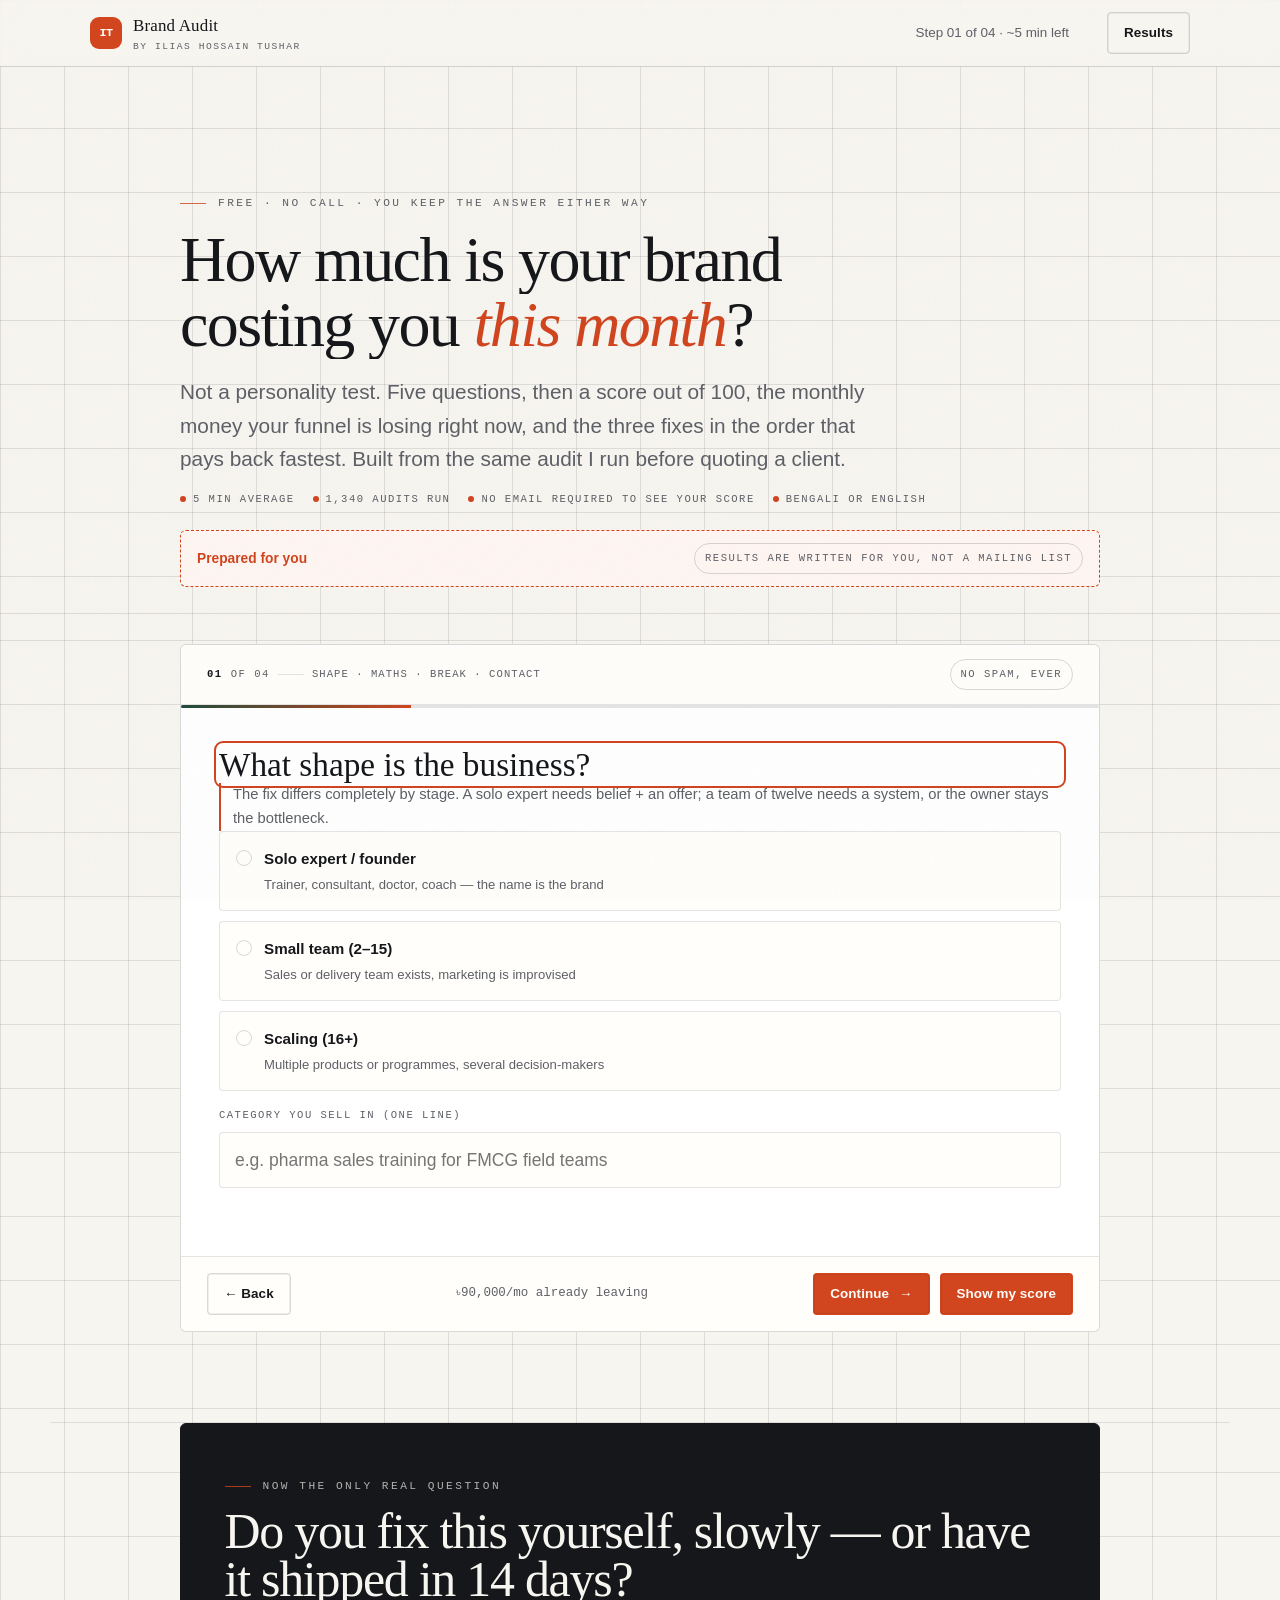
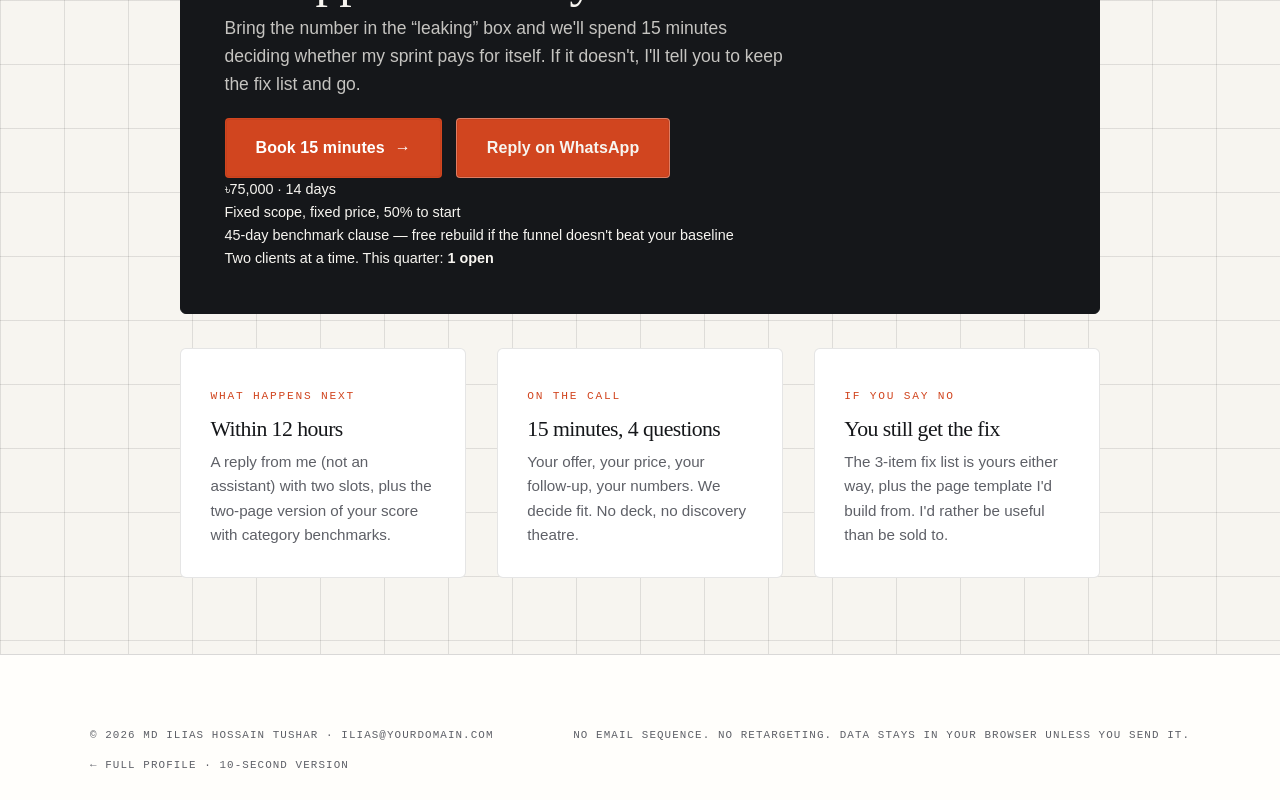
<file: outreach/audit.html>
<!doctype html>
<html lang="en" class="no-js">
<head>
<meta charset="utf-8">
<meta name="viewport" content="width=device-width,initial-scale=1">
<script>document.documentElement.className="js";</script>
<title>5-point brand audit — instant score in 5 minutes</title>
<meta name="robots" content="noindex,nofollow">
<meta name="description" content="Five questions, an instant 0-100 score, the exact revenue you are leaking each month, and three fixes in priority order. Free, no call required.">
<link rel="canonical" href="https://yourdomain.com/audit.html">
<link rel="icon" href="../assets/favicon.svg" type="image/svg+xml">
<meta name="theme-color" content="#f7f5f0">
<meta property="og:type" content="website">
<meta property="og:title" content="What is your brand costing you each month?">
<meta property="og:description" content="5 questions → instant score + the leak maths + the fix list. Built by a brand manager who works in conversions, not vibes.">
<meta property="og:image" content="https://yourdomain.com/assets/og-cover.jpg">
<link rel="stylesheet" href="../assets/base.css">
<link rel="stylesheet" href="../assets/theme-editorial.css">
<script src="../assets/site.config.js"></script>
<script src="../assets/motion.js" defer></script>
<script src="../assets/funnel.js" defer></script>
<style>.hidden{display:none!important}#result.on{animation:pane-in .7s var(--ease-out) both}
@media print{#qbox,#result{break-inside:avoid}}</style>
</head>
<body>
<div class="grain" aria-hidden="true"></div>
<a class="skip" href="#main">Skip to the questions</a>

<!-- one-way funnel header: no nav, no exits, one way forward -->
<header class="nav">
  <div class="shell nav-in">
    <a class="brand" href="/" aria-label="Home"><span class="mark">IT</span>
      <span>Brand Audit<br><small>by Ilias Hossain Tushar</small></span></a>
    <nav class="nav-links" aria-label="Progress"><span class="small" id="stepLbl">Step 01 of 04 · ~5 min</span></nav>
    <a class="btn sm ghost" href="#result" hidden>Results</a>
  </div>
  <div class="prog" aria-hidden="true"></div>
</header>

<main id="main">
<!-- ============ FUNNEL STAGE 1 — WHY THIS EXISTS (attention) ============ -->
<section style="padding-block:clamp(30px,5vw,66px) clamp(16px,2vw,26px)">
  <div class="shell fwrap">
    <div class="fhead">
      <span class="eyebrow">Free · no call · you keep the answer either way</span>
      <h1 class="display">
        <span class="mask" data-reveal><span>How much is your brand</span></span>
        <span class="mask" data-reveal><span>costing you <em>this month</em>?</span></span>
      </h1>
      <p class="lede">Not a personality test. Five questions, then a score out of 100, the monthly money your
        funnel is losing right now, and the three fixes in the order that pays back fastest. Built from the same
        audit I run before quoting a client.</p>
      <div class="meta">
        <span><i></i>5 min average</span><span><i></i>1,340 audits run</span>
        <span><i></i>no email required to see your score</span><span><i></i>Bengali or English</span>
      </div>
    </div>

    <div class="pbanner" data-reveal="fade" id="personal">
      <b>Prepared for <span data-to>you</span></b>
      <span class="small" data-pshow>— I already looked, so the questions below are the ones I could not answer myself.</span>
      <span class="tag" style="margin-left:auto">Results are written for <span data-to>you</span>, not a mailing list</span>
    </div>
  </div>
</section>

<!-- ============ FUNNEL STAGES 2-5 — THE QUALIFYING MICRO-FUNNEL ============ -->
<section style="padding-block:clamp(18px,2.6vw,30px) clamp(48px,7vw,92px)" data-funnel-stage="qualify">
  <div class="shell fwrap">
    <div class="qbox" id="qbox">
      <div class="qbar">
        <div class="steps"><b id="stepNow">01</b> of <span id="stepOf">04</span><i></i>
          <span style="letter-spacing:.1em;text-transform:uppercase">Shape · Maths · Break · Contact</span></div>
        <span class="tag">no spam, ever</span>
      </div>
      <div class="rail" aria-hidden="true"><i id="railFill"></i></div>

      <form id="qform" novalidate>
        <div class="qbody">
        <!-- ---------- STEP 1 ---------- -->
        <div class="pane on" data-step="1">
          <h2>What shape is the business?</h2>
          <p class="why">The fix differs completely by stage. A solo expert needs belief + an offer; a team of
            twelve needs a system, or the owner stays the bottleneck.</p>
          <div class="opts" role="radiogroup" aria-label="Business shape">
            <label class="opt"><input type="radio" name="stage" value="solo" data-group="stage" data-req>
              <span class="dot"></span><span><b>Solo expert / founder</b><small>Trainer, consultant, doctor, coach — the name is the brand</small></span></label>
            <label class="opt"><input type="radio" name="stage" value="team" data-group="stage">
              <span class="dot"></span><span><b>Small team (2–15)</b><small>Sales or delivery team exists, marketing is improvised</small></span></label>
            <label class="opt"><input type="radio" name="stage" value="scale" data-group="stage">
              <span class="dot"></span><span><b>Scaling (16+)</b><small>Multiple products or programmes, several decision-makers</small></span></label>
          </div>
          <label class="field" style="margin-top:16px"><span>Category you sell in (one line)</span>
            <input class="input" id="f-cat" type="text" placeholder="e.g. pharma sales training for FMCG field teams" autocomplete="organization"></label>
          <p class="err" role="alert"></p>
        </div>

        <!-- ---------- STEP 2 ---------- -->
        <div class="pane" data-step="2">
          <h2>The maths — three numbers.</h2>
          <p class="why">Guesses are fine; honest guesses beat missing data. These three give the leak size in
            the next screen.</p>
          <div class="grid g2">
            <div class="slider"><div class="top"><span class="field" style="margin:0"><span>Enquiries per month</span></span>
              <output data-out="f-leads">40</output></div>
              <input type="range" id="f-leads" min="0" max="400" step="5" value="40" data-suf="">
            </div>
            <div class="slider"><div class="top"><span class="field" style="margin:0"><span>Enquiry → paid conversion</span></span>
              <output data-out="f-conv">3%</output></div>
              <input type="range" id="f-conv" min="0.5" max="20" step="0.5" value="3" data-suf="%">
            </div>
            <div class="slider"><div class="top"><span class="field" style="margin:0"><span>Average deal value</span></span>
              <output data-out="f-ticket">75,000</output></div>
              <input type="range" id="f-ticket" min="3000" max="1000000" step="1000" value="75000">
            </div>
            <label class="field"><span>Currency</span>
              <select id="f-cur"><option value="৳">৳ BDT</option><option value="$">$ USD</option><option value="AED ">AED</option></select></label>
          </div>
          <div class="leakmath" style="margin-top:6px">
            <div><b id="m-now">—</b><span>revenue today / month</span></div>
            <div><b id="m-tgt">—</b><span>realistic at your traffic</span></div>
            <div class="hot"><b id="m-gap">—</b><span>the leak / month</span></div>
          </div>
          <p class="small">“Realistic” = a 2× conversion lift capped at 12%, which is where a rebuilt offer and
            proof placement get most expert-led businesses. Not a promise — a range.</p>
        </div>

        <!-- ---------- STEP 3 ---------- -->
        <div class="pane" data-step="3">
          <h2>Where does it actually break?</h2>
          <p class="why">Pick the sentence that stings most. That is usually the real bottleneck.</p>
          <div class="opts two" role="radiogroup" aria-label="Break point">
            <label class="opt"><input type="radio" name="break" value="traffic" data-group="break" data-req>
              <span class="dot"></span><span><b>“Nobody sees us.”</b><small>Reach is the constraint; few enquiries arrive</small></span></label>
            <label class="opt"><input type="radio" name="break" value="trust" data-group="break">
              <span class="dot"></span><span><b>“They see us, then go quiet.”</b><small>Traffic exists, belief does not follow</small></span></label>
            <label class="opt"><input type="radio" name="break" value="offer" data-group="break">
              <span class="dot"></span><span><b>“They ask the price and vanish.”</b><small>Interest exists; the offer or price kills it</small></span></label>
            <label class="opt"><input type="radio" name="break" value="followup" data-group="break">
              <span class="dot"></span><span><b>“Enquiries die after one reply.”</b><small>Follow-up is luck, not a system</small></span></label>
          </div>
          <p class="field" style="margin:18px 0 8px"><span>Already in place? Tick any that are true</span></p>
          <div class="opts two">
            <label class="opt"><input type="checkbox" name="have" value="page" data-group="have">
              <span class="dot"></span><span><b>A dedicated landing page per campaign</b></span></label>
            <label class="opt"><input type="checkbox" name="have" value="ladder" data-group="have">
              <span class="dot"></span><span><b>A priced offer ladder (entry → core → premium)</b></span></label>
            <label class="opt"><input type="checkbox" name="have" value="follow" data-group="have">
              <span class="dot"></span><span><b>A written follow-up sequence for enquiries</b></span></label>
            <label class="opt"><input type="checkbox" name="have" value="track" data-group="have">
              <span class="dot"></span><span><b>Event tracking on every funnel stage</b></span></label>
          </div>
          <p class="err" role="alert"></p>
        </div>

        <!-- ---------- STEP 4 ---------- -->
        <div class="pane" data-step="4">
          <h2>Where do I send the score?</h2>
          <p class="why">You see it on screen immediately either way — this is only so I can send the two-page
            version with your category's benchmarks, if you want it.</p>
          <div class="grid g2">
            <label class="field"><span>Name</span>
              <input class="input" id="f-name" type="text" data-req data-msg="One word is enough →" placeholder="Your name" autocomplete="name"></label>
            <label class="field"><span>Email or WhatsApp</span>
              <input class="input" id="f-contact" type="text" data-req data-msg="Where should the summary go? →" placeholder="you@company.com or +8801…" autocomplete="email"></label>
            <label class="field"><span>Best window to talk (optional)</span>
              <select id="f-when"><option>Mid-morning (10–12)</option><option>Afternoon (3–6)</option><option>Evening (8–10)</option><option>Don't call me, just email</option></select></label>
            <label class="field"><span>Anything I should know? (optional)</span>
              <textarea class="input" id="f-note" placeholder="e.g. we run workshops for pharma field teams; enrolment is seasonal"></textarea></label>
          </div>
          <p class="err" role="alert"></p>
        </div>
        </div>

        <div class="qfoot">
          <button type="button" class="btn ghost sm" data-prev hidden>← Back</button>
          <span class="est" id="leakNow">—</span>
          <span class="row" style="gap:10px">
            <button type="button" class="btn sm" data-next data-cta="next">Continue <span class="ar">→</span></button>
            <button type="button" class="btn sm" id="submitBtn" data-cta="submit" hidden>Show my score</button>
          </span>
        </div>
      </form>
    </div>

    <!-- ============ RESULT: value delivered, then the ask ============ -->
    <section id="result" hidden style="padding:0">
      <div class="result">
        <div class="scorewrap">
          <div class="gauge">
            <svg viewBox="0 0 200 200" role="img" aria-label="Funnel health score">
              <circle class="track" cx="100" cy="100" r="84"></circle>
              <circle class="arc" id="arc" cx="100" cy="100" r="84" transform="rotate(-90 100 100)"></circle>
            </svg>
            <span class="val"><b id="r-score">0</b><br><span class="small">/100 funnel health</span></span>
          </div>
          <p class="verdict" id="r-verdict">—</p>
          <p class="small" style="margin-top:8px"><b id="r-name">friend</b> — this is a diagnostic, not a verdict on you.</p>
          <p style="font-size:.9rem;color:var(--muted);margin-top:10px" id="r-blurb"></p>
        </div>
        <div class="stack">
          <div class="leakmath">
            <div><b id="r-now">—</b><span>revenue today / month</span></div>
            <div><b id="r-target">—</b><span>realistic / month</span></div>
            <div class="hot"><b id="r-gap">—</b><span>leaking / month</span></div>
          </div>
          <div class="aside-proof" style="padding:20px 22px">
            <span class="eyebrow">Do these, in this order</span>
            <ul class="fixes" id="r-fixes" style="margin-top:12px"></ul>
          </div>
          <details style="border:1px solid var(--line);border-radius:var(--r);padding:14px 16px;background:var(--card)">
            <summary style="cursor:pointer;font-weight:600">Your plain-text summary (paste it into a call, a DM or your team)</summary>
            <div style="margin-top:12px">
              <textarea class="summary" id="r-summary" rows="8" readonly></textarea>
              <div class="row" style="margin-top:10px">
                <button class="btn sm ghost" data-copy="#r-summary" type="button">Copy summary</button>
                <a class="btn sm ghost" id="r-mail" href="mailto:ilias@yourdomain.com">Email it to me</a>
                <a class="btn sm ghost" id="r-wa" href="https://wa.me/8801XXXXXXXXX">Send on WhatsApp</a>
              </div>
            </div>
          </details>
        </div>
      </div>
    </section>
  </div>
</section>

<!-- ============ POST-VALUE ASK: convert while the answer is fresh ============ -->
<section class="shell" style="padding-block:0 clamp(40px,6vw,80px)">
  <div class="shell fwrap">
    <div class="close" data-reveal="scale">
      <div>
        <span class="eyebrow" style="color:color-mix(in srgb,var(--bg) 70%,transparent)">Now the only real question</span>
        <h2 class="display" style="margin-block:12px 10px">Do you fix this yourself, slowly — or have it shipped in 14 days?</h2>
        <p style="max-width:58ch;color:color-mix(in srgb,var(--bg) 78%,transparent)">Bring the number in the “leaking” box
          and we'll spend 15 minutes deciding whether my sprint pays for itself. If it doesn't, I'll tell you to keep the fix list and go.</p>
        <div class="row" style="margin-top:20px">
          <a class="btn lg magnetic" href="https://cal.com/YOUR_HANDLE/brand-audit" data-href="booking" target="_blank" rel="noopener">Book 15 minutes <span class="ar">→</span></a>
          <a class="btn lg ghost" style="border-color:rgba(255,255,255,.3);color:var(--bg)" data-wa href="https://wa.me/8801XXXXXXXXX">Reply on WhatsApp</a>
        </div>
      </div>
      <ul class="side" style="font-size:.9rem">
        <li class="row" style="gap:8px"><span>৳75,000 · 14 days</span></li>
        <li>Fixed scope, fixed price, 50% to start</li>
        <li>45-day benchmark clause — free rebuild if the funnel doesn't beat your baseline</li>
        <li>Two clients at a time. This quarter: <b>1 open</b></li>
      </ul>
    </div>
    <div class="grid g3" style="margin-top:clamp(22px,3vw,34px)" data-stagger>
      <div class="card" data-reveal><span class="idx">WHAT HAPPENS NEXT</span>
        <h3 class="display">Within 12 hours</h3>
        <p>A reply from me (not an assistant) with two slots, plus the two-page version of your score with category benchmarks.</p></div>
      <div class="card" data-reveal><span class="idx">ON THE CALL</span>
        <h3 class="display">15 minutes, 4 questions</h3>
        <p>Your offer, your price, your follow-up, your numbers. We decide fit. No deck, no discovery theatre.</p></div>
      <div class="card" data-reveal><span class="idx">IF YOU SAY NO</span>
        <h3 class="display">You still get the fix</h3>
        <p>The 3-item fix list is yours either way, plus the page template I'd build from. I'd rather be useful than be sold to.</p></div>
    </div>
  </div>
</section>
</main>

<footer>
  <div class="shell">
    <div class="f-bottom" style="border:0;margin:0;padding:0">
      <span>© <span id="yr">2026</span> Md Ilias Hossain Tushar · <a data-mail href="mailto:ilias@yourdomain.com">ilias@yourdomain.com</a></span>
      <span>No email sequence. No retargeting. Data stays in your browser unless you send it.</span>
      <span><a href="index.html">← Full profile</a> · <a href="pitch.html">10-second version</a></span>
    </div>
  </div>
</footer>
<div id="dbg" aria-hidden="true"></div>
<script>
document.getElementById("yr").textContent=new Date().getFullYear();
/* step 2 live readouts + hide/show the right CTA per step */
(function(){
  var form=document.getElementById("qform"); if(!form) return;
  var panes=[].slice.call(form.querySelectorAll(".pane"));
  var next=form.querySelector("[data-next]"),sub=document.getElementById("submitBtn"),prev=form.querySelector("[data-prev]");
  var lbl=document.getElementById("stepLbl");
  function sync(){
    var i=panes.findIndex(function(p){return p.classList.contains("on")});
    var last=i===panes.length-1;
    next.hidden=last; sub.hidden=!last; if(prev) prev.hidden=i===0;
    if(lbl) lbl.textContent="Step 0"+(i+1)+" of 04 · ~"+(5-i)+" min left";
  }
  new MutationObserver(sync).observe(panes[0].parentElement,{attributes:true,childList:true,subtree:true});
  form.addEventListener("change",sync); sync();
})();
</script>
</body>
</html>
</file>
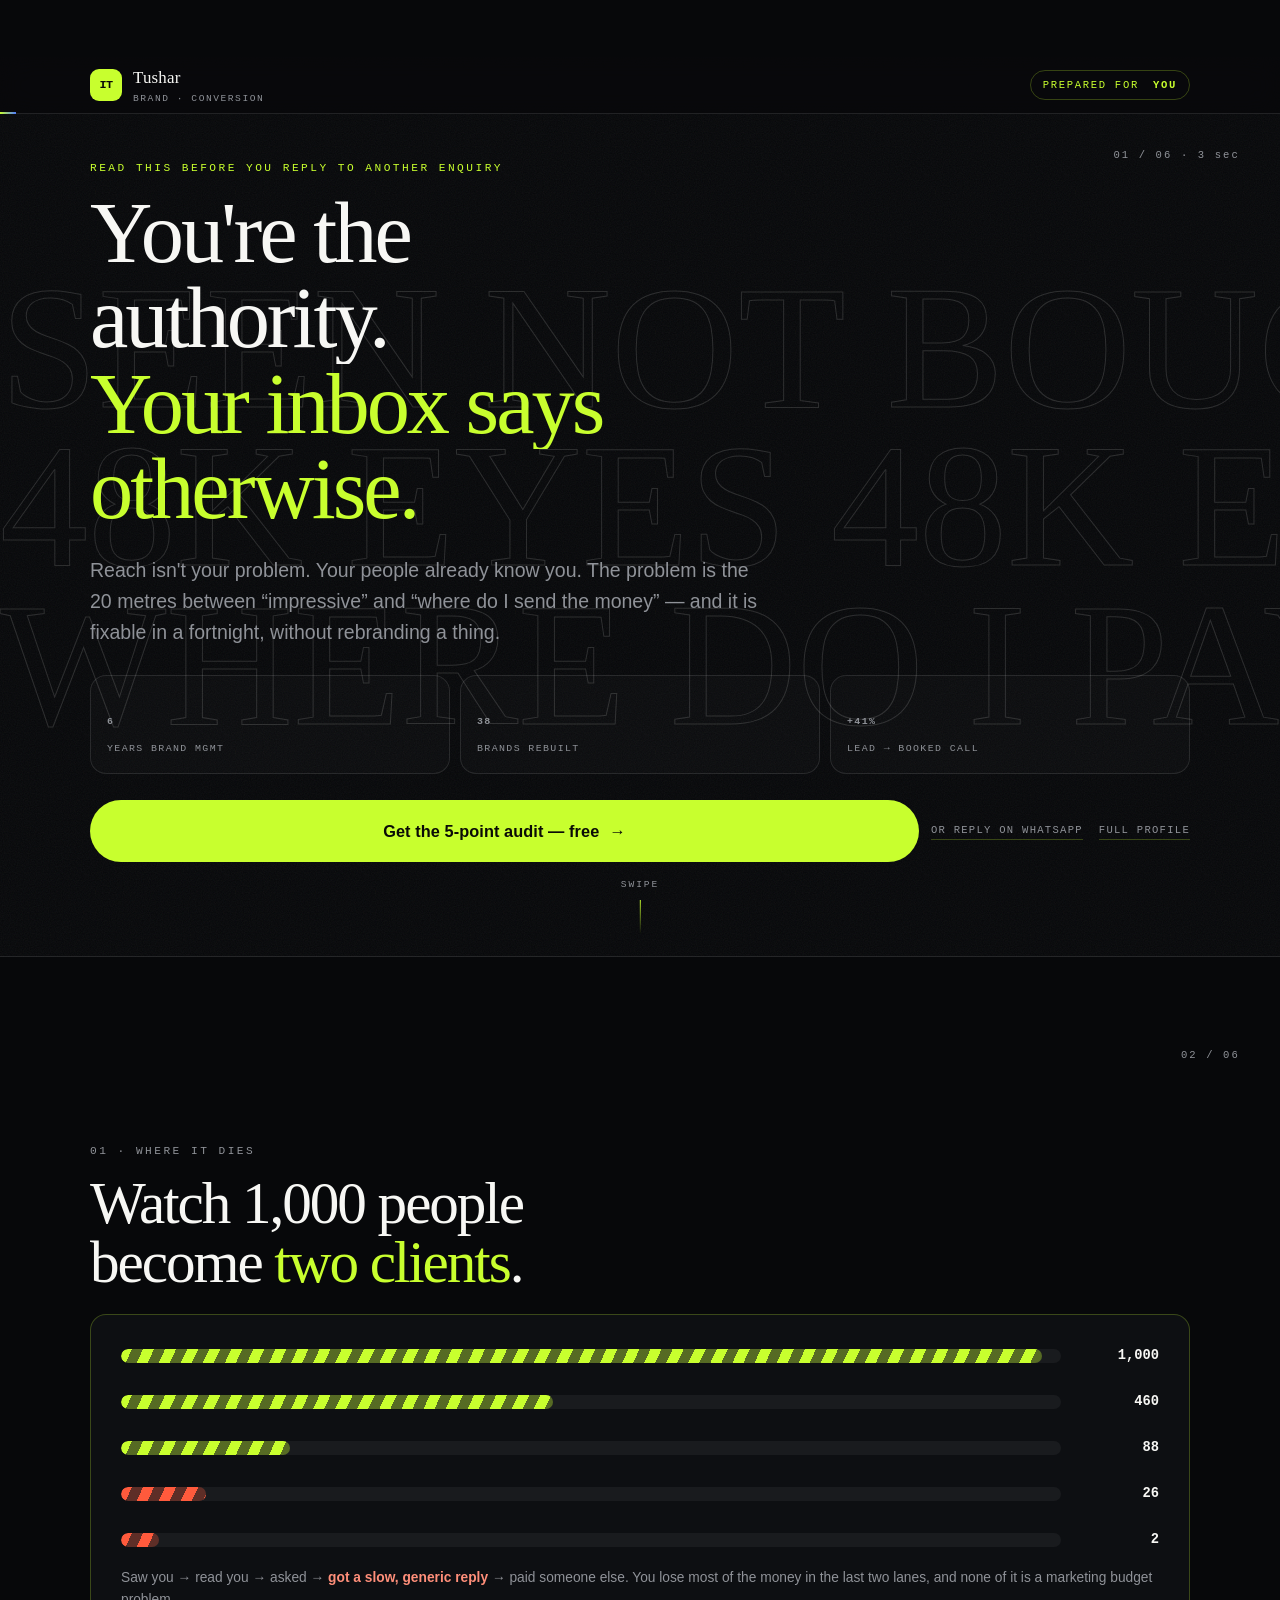
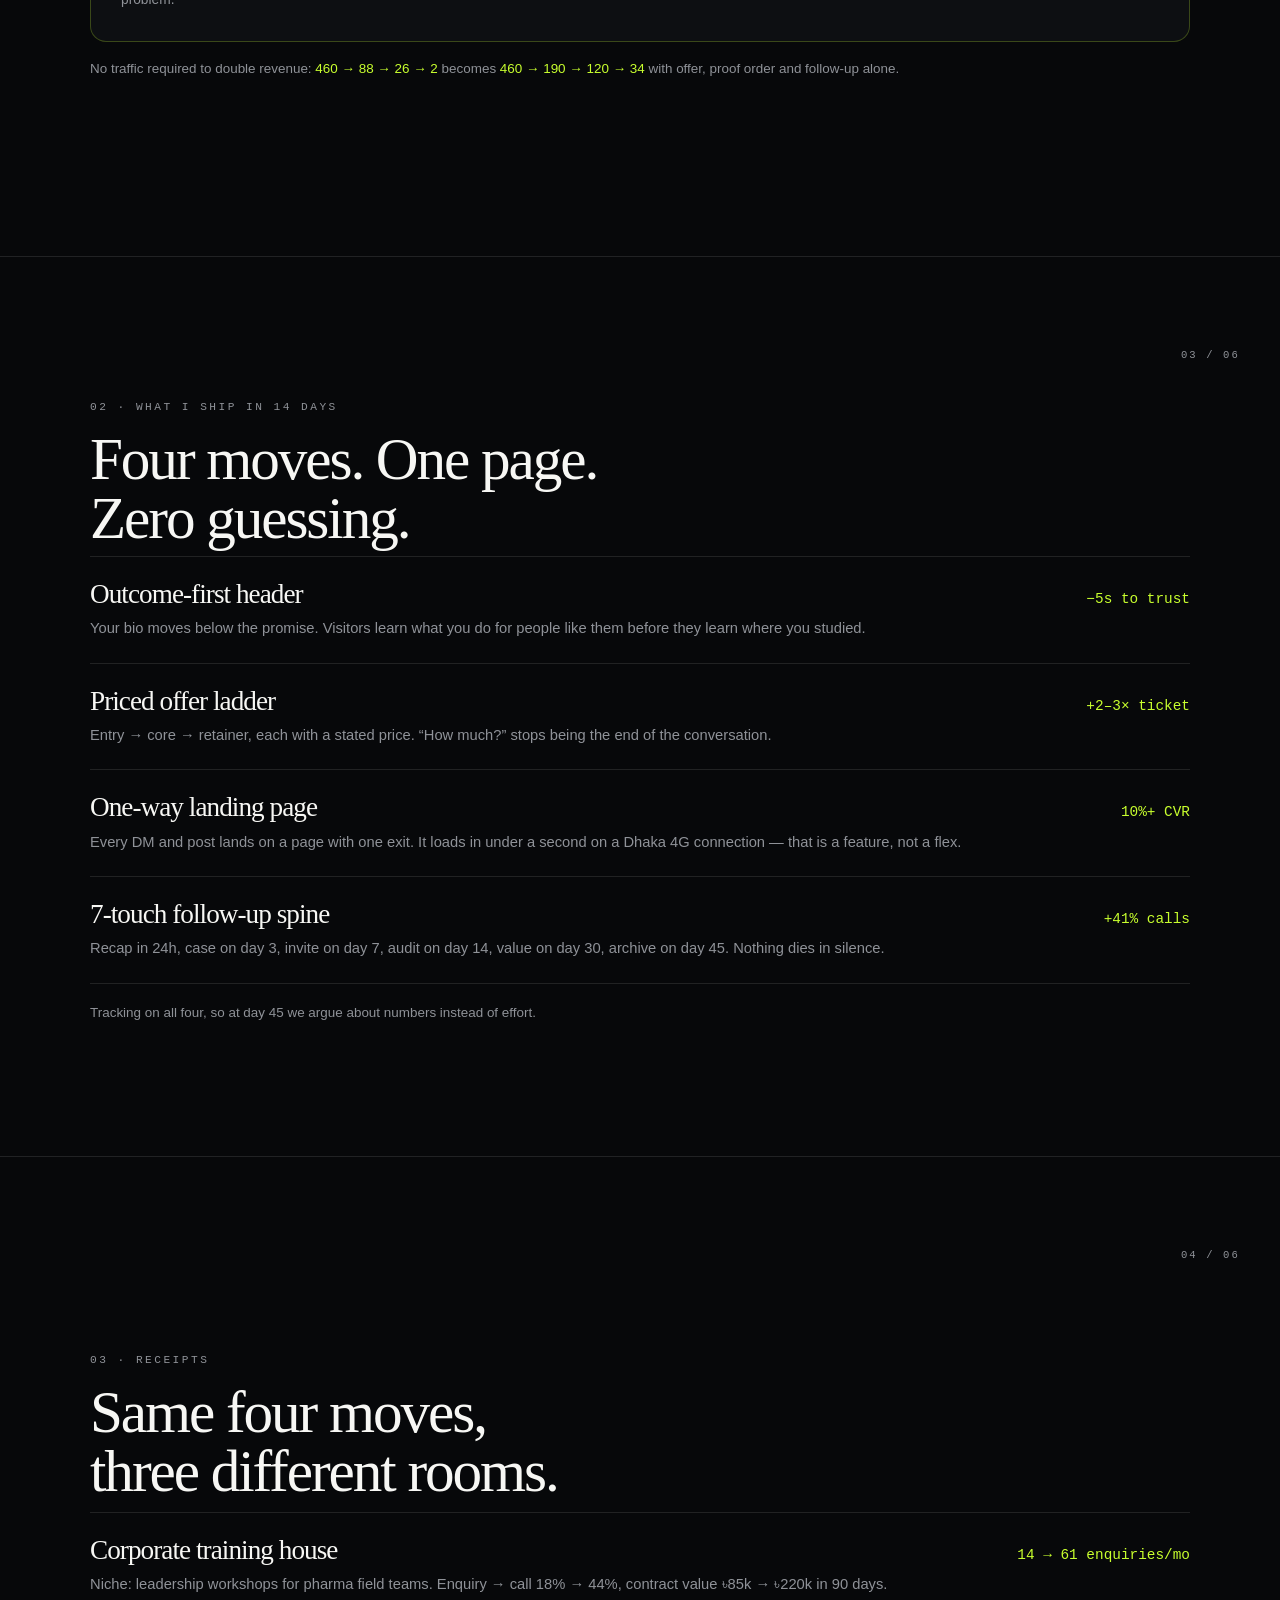
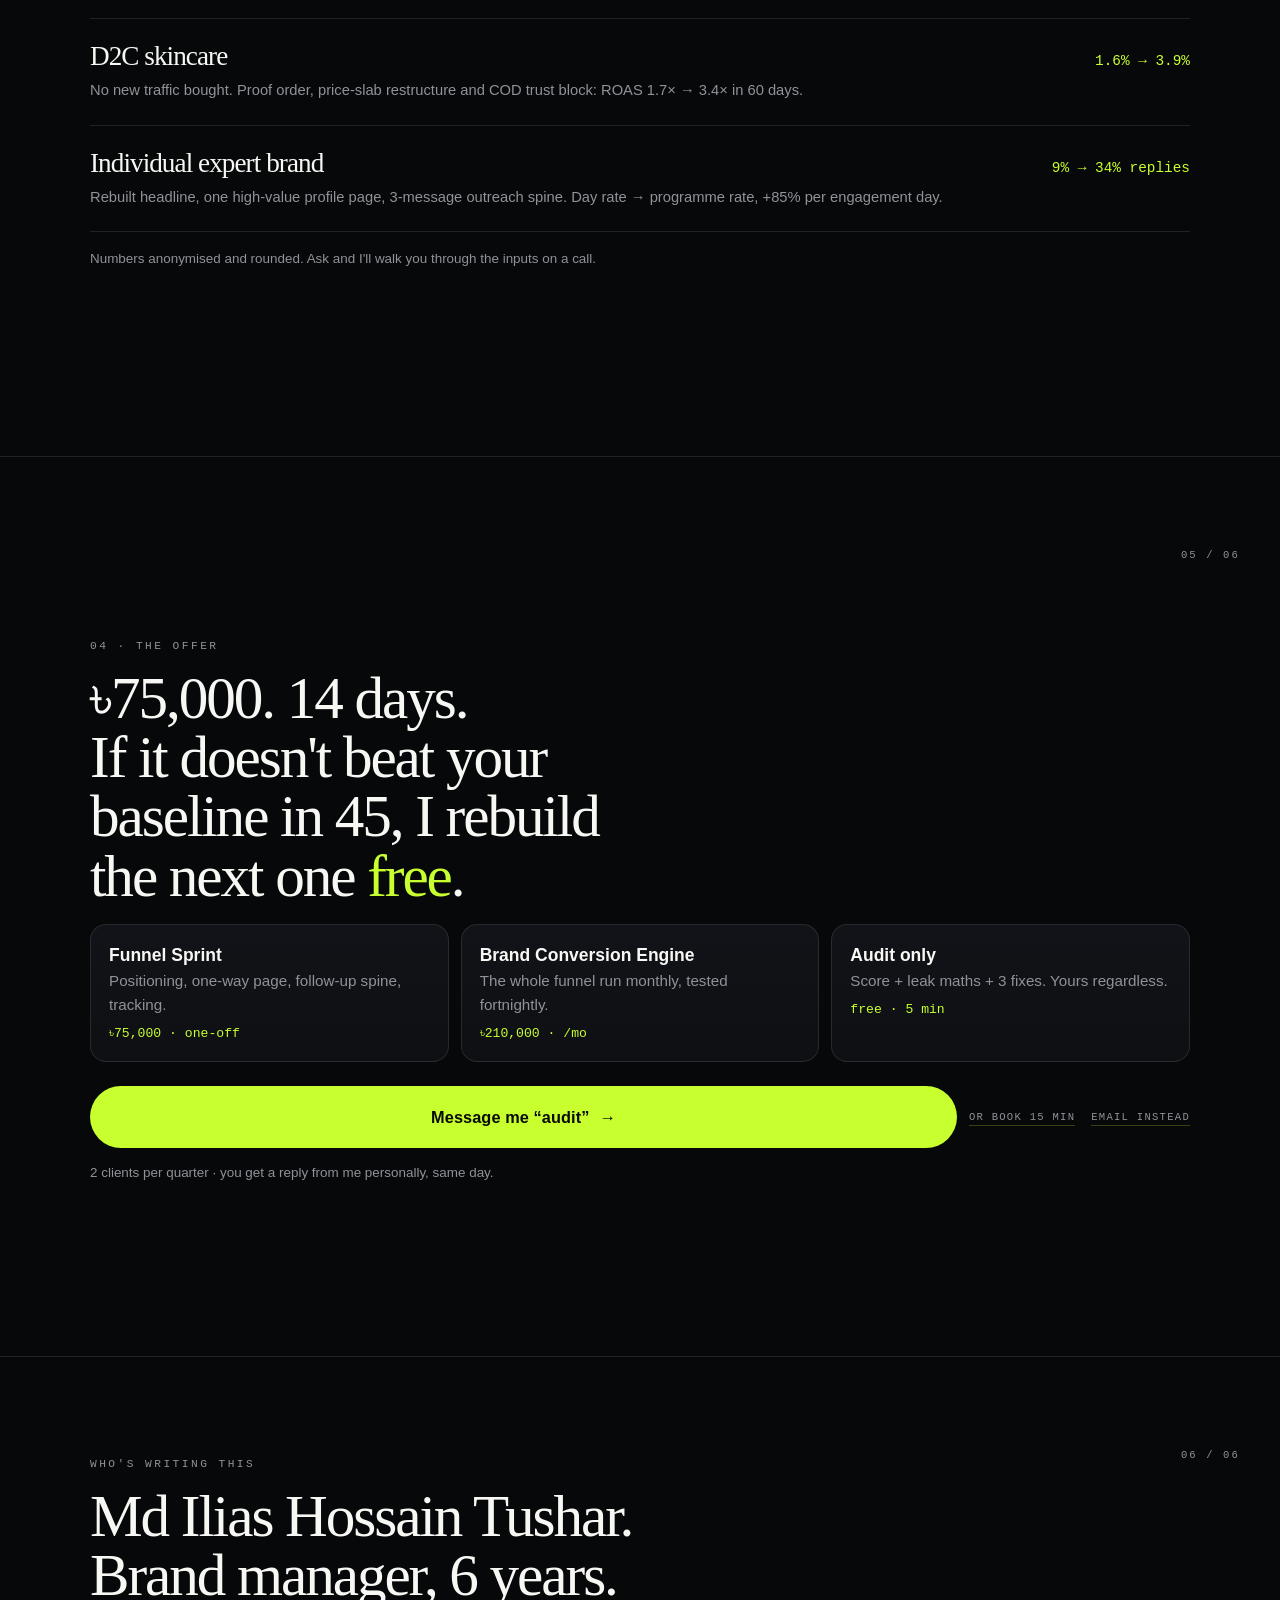
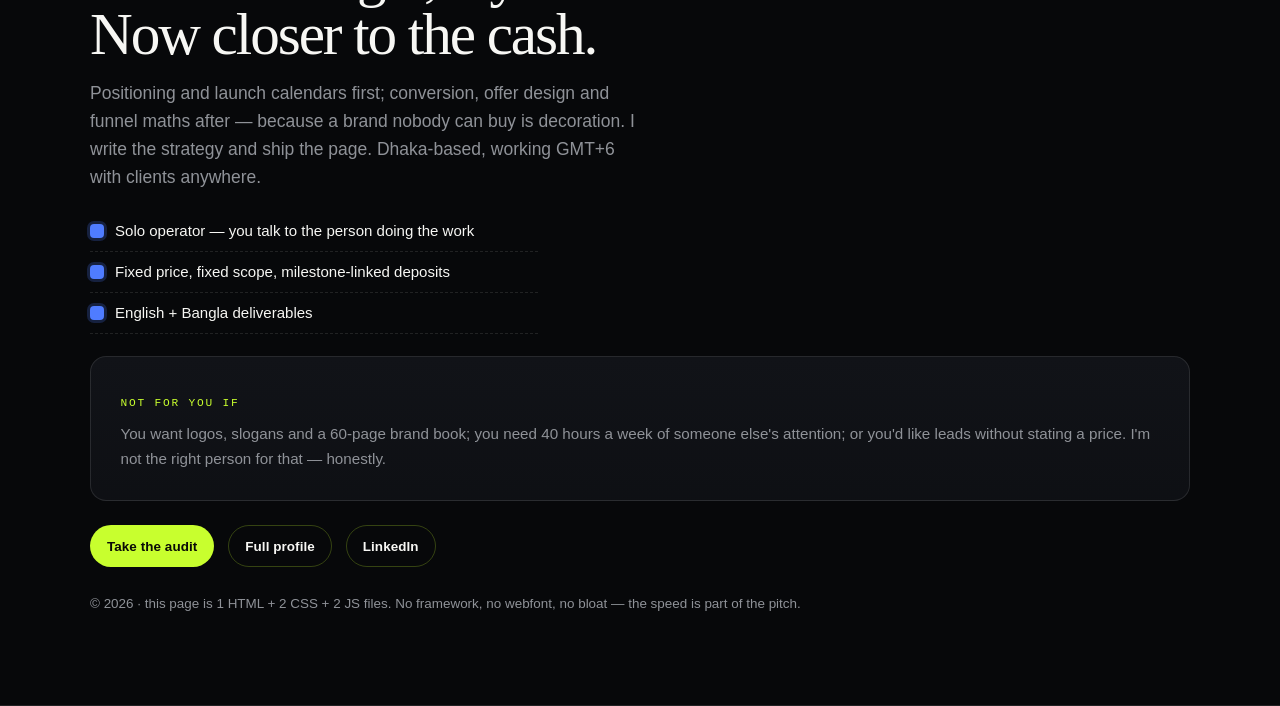
<file: outreach/pitch.html>
<!doctype html>
<html lang="en" class="no-js">
<head>
<meta charset="utf-8">
<meta name="viewport" content="width=device-width,initial-scale=1,viewport-fit=cover">
<script>document.documentElement.className="js";</script>
<title>10 seconds — why your DMs don't convert</title>
<meta name="robots" content="noindex,nofollow">
<meta name="description" content="The short version, built for a phone: the leak, the fix, the proof, the one button.">
<link rel="canonical" href="https://yourdomain.com/pitch.html">
<link rel="icon" href="../assets/favicon.svg" type="image/svg+xml">
<meta name="theme-color" content="#07080a">
<meta property="og:type" content="website">
<meta property="og:title" content="The authority problem: seen, not bought">
<meta property="og:description" content="6 years of brand management pointed at one number: enquiry → paid. 10-second read, one button.">
<meta property="og:image" content="https://yourdomain.com/assets/og-cover.jpg">
<link rel="stylesheet" href="../assets/base.css">
<link rel="stylesheet" href="../assets/theme-kinetic.css">
<script src="../assets/site.config.js"></script>
<script src="../assets/motion.js" defer></script>
</head>
<body>
<div class="grain" aria-hidden="true"></div>
<a class="skip" href="#s1">Skip to the pitch</a>

<header class="nav">
  <div class="shell nav-in" style="min-height:56px">
    <a class="brand" href="/"><span class="mark">IT</span><span>Tushar<br><small>Brand · Conversion</small></span></a>
    <span class="to" style="margin-left:auto">prepared for <b data-to style="margin-left:6px">you</b><span data-pshow> · <span data-company style="opacity:.75">your business</span></span></span>
  </div>
  <div class="prog" aria-hidden="true"></div>
</header>

<main>
<!-- ===== SCREEN 1 · HOOK ===== -->
<section class="reel" id="s1" data-funnel-stage="1-hook" data-cue="cue_hook">
  <div class="kinetic" aria-hidden="true">
    <div class="k-line"><span>SEEN&nbsp;NOT&nbsp;BOUGHT&nbsp;SEEN&nbsp;NOT&nbsp;BOUGHT&nbsp;</span><span>SEEN&nbsp;NOT&nbsp;BOUGHT&nbsp;SEEN&nbsp;NOT&nbsp;BOUGHT&nbsp;</span></div>
    <div class="k-line"><span>48K&nbsp;EYES&nbsp;48K&nbsp;EYES&nbsp;48K&nbsp;EYES&nbsp;</span><span>48K&nbsp;EYES&nbsp;48K&nbsp;EYES&nbsp;48K&nbsp;EYES&nbsp;</span></div>
    <div class="k-line"><span>WHERE&nbsp;DO&nbsp;I&nbsp;PAY&nbsp;WHERE&nbsp;DO&nbsp;I&nbsp;PAY&nbsp;</span><span>WHERE&nbsp;DO&nbsp;I&nbsp;PAY&nbsp;WHERE&nbsp;DO&nbsp;I&nbsp;PAY&nbsp;</span></div>
  </div>
  <span class="no">01 / 06 · 3 sec</span>
  <div class="shell" data-stagger>
    <span class="eyebrow no-rule" style="color:var(--accent)">Read this before you reply to another enquiry</span>
    <h1 class="display" style="margin-top:14px">
      <span class="mask" data-reveal><span>You're the</span></span>
      <span class="mask" data-reveal><span>authority.</span></span>
      <span class="mask" data-reveal><span class="hi" style="-webkit-text-stroke:0;color:var(--accent)">Your inbox says</span></span>
      <span class="mask" data-reveal><span class="hi" style="-webkit-text-stroke:0;color:var(--accent)">otherwise.</span></span>
    </h1>
    <p class="lede" data-reveal style="--d:.2s;margin-top:20px">Reach isn't your problem. <span data-to>Your</span> people already
      know you. The problem is the 20 metres between “impressive” and “where do I send the money” — and it is
      fixable in a fortnight, without rebranding a thing.</p>
    <div class="burst">
      <div data-reveal style="--d:.24s"><b><span data-count="6">6</span></b><span>years brand mgmt</span></div>
      <div data-reveal style="--d:.3s"><b><span data-count="38">38</span></b><span>brands rebuilt</span></div>
      <div data-reveal style="--d:.36s"><b><span data-count="41" data-pre="+" data-suf="%">+41%</span></b><span>lead → booked call</span></div>
    </div>
    <div class="tap">
      <a class="btn lg magnetic" href="audit.html" data-passthrough>Get the 5-point audit — free <span class="ar">→</span></a>
      <div class="alt"><a data-wa href="https://wa.me/8801XXXXXXXXX">or reply on WhatsApp</a><a href="index.html">full profile</a></div>
    </div>
  </div>
  <span class="hint" aria-hidden="true">swipe<i></i></span>
</section>

<!-- ===== SCREEN 2 · THE LEAK ===== -->
<section class="reel" id="s2" data-funnel-stage="2-leak" data-cue="cue_leak">
  <span class="no">02 / 06</span>
  <div class="shell">
    <span class="eyebrow no-rule">01 · where it dies</span>
    <h2 class="display" style="margin-block:12px 22px" data-reveal="left">Watch 1,000 people<br>become <span class="hi">two clients</span>.</h2>
    <div class="pipe" data-reveal>
      <div class="flow">
        <div class="lane"><span class="t"><i style="--w:98%"></i></span><b>1,000</b></div>
        <div class="lane"><span class="t"><i style="--w:46%"></i></span><b>460</b></div>
        <div class="lane"><span class="t"><i style="--w:18%"></i></span><b>88</b></div>
        <div class="lane spill"><span class="t"><i style="--w:9%"></i></span><b>26</b></div>
        <div class="lane spill"><span class="t"><i style="--w:4%"></i></span><b>2</b></div>
      </div>
      <p class="tag2">Saw you → read you → asked → <b>got a slow, generic reply</b> → paid someone else.
        You lose most of the money in the last two lanes, and none of it is a marketing budget problem.</p>
    </div>
    <p class="small" style="margin-top:16px">No traffic required to double revenue: <span class="hi">460 → 88 → 26 → 2</span> becomes
      <span class="hi">460 → 190 → 120 → 34</span> with offer, proof order and follow-up alone.</p>
  </div>
</section>

<!-- ===== SCREEN 3 · THE FIX ===== -->
<section class="reel" id="s3" data-funnel-stage="3-fix" data-cue="cue_fix">
  <span class="no">03 / 06</span>
  <div class="shell">
    <span class="eyebrow no-rule">02 · what I ship in 14 days</span>
    <h2 class="display" style="margin-block:12px 6px" data-reveal="left">Four moves. One page.<br>Zero guessing.</h2>
    <div class="trio" data-stagger>
      <div data-reveal><h3 class="display">Outcome-first header</h3><span class="v">−5s to trust</span>
        <p>Your bio moves below the promise. Visitors learn what you do for people like them before they learn where you studied.</p></div>
      <div data-reveal><h3 class="display">Priced offer ladder</h3><span class="v">+2–3× ticket</span>
        <p>Entry → core → retainer, each with a stated price. “How much?” stops being the end of the conversation.</p></div>
      <div data-reveal><h3 class="display">One-way landing page</h3><span class="v">10%+ CVR</span>
        <p>Every DM and post lands on a page with one exit. It loads in under a second on a Dhaka 4G connection — that is a feature, not a flex.</p></div>
      <div data-reveal><h3 class="display">7-touch follow-up spine</h3><span class="v">+41% calls</span>
        <p>Recap in 24h, case on day 3, invite on day 7, audit on day 14, value on day 30, archive on day 45. Nothing dies in silence.</p></div>
    </div>
    <p class="small" style="margin-top:18px">Tracking on all four, so at day 45 we argue about numbers instead of effort.</p>
  </div>
</section>

<!-- ===== SCREEN 4 · PROOF ===== -->
<section class="reel" id="s4" data-funnel-stage="4-proof" data-cue="cue_proof">
  <span class="no">04 / 06</span>
  <div class="shell">
    <span class="eyebrow no-rule">03 · receipts</span>
    <h2 class="display" style="margin-block:12px 10px" data-reveal="left">Same four moves,<br>three different rooms.</h2>
    <div class="trio" data-stagger>
      <div data-reveal><h3 class="display">Corporate training house</h3><span class="v">14 → 61 enquiries/mo</span>
        <p>Niche: leadership workshops for pharma field teams. Enquiry → call 18% → 44%, contract value ৳85k → ৳220k in 90 days.</p></div>
      <div data-reveal><h3 class="display">D2C skincare</h3><span class="v">1.6% → 3.9%</span>
        <p>No new traffic bought. Proof order, price-slab restructure and COD trust block: ROAS 1.7× → 3.4× in 60 days.</p></div>
      <div data-reveal><h3 class="display">Individual expert brand</h3><span class="v">9% → 34% replies</span>
        <p>Rebuilt headline, one high-value profile page, 3-message outreach spine. Day rate → programme rate, +85% per engagement day.</p></div>
    </div>
    <p class="small" style="margin-top:16px">Numbers anonymised and rounded. Ask and I'll walk you through the inputs on a call.</p>
  </div>
</section>

<!-- ===== SCREEN 5 · THE ASK ===== -->
<section class="reel" id="s5" data-funnel-stage="5-ask" data-cue="cue_ask">
  <span class="no">05 / 06</span>
  <div class="shell">
    <span class="eyebrow no-rule">04 · the offer</span>
    <h2 class="display" style="margin-block:12px 18px" data-reveal="left">৳75,000. 14 days.<br>If it doesn't beat your<br>baseline in 45, I rebuild<br>the next one <span class="hi">free</span>.</h2>
    <div class="strip">
      <div class="card" data-reveal><b>Funnel Sprint</b><p>Positioning, one-way page, follow-up spine, tracking.</p><span class="p">৳75,000 · one-off</span></div>
      <div class="card" data-reveal style="--d:.08s"><b>Brand Conversion Engine</b><p>The whole funnel run monthly, tested fortnightly.</p><span class="p">৳210,000 · /mo</span></div>
      <div class="card" data-reveal style="--d:.16s"><b>Audit only</b><p>Score + leak maths + 3 fixes. Yours regardless.</p><span class="p">free · 5 min</span></div>
    </div>
    <div class="tap" style="margin-top:24px">
      <a class="btn lg magnetic" data-wa href="https://wa.me/8801XXXXXXXXX">Message me “audit” <span class="ar">→</span></a>
      <div class="alt"><a href="https://cal.com/YOUR_HANDLE/brand-audit" data-href="booking" target="_blank" rel="noopener">or book 15 min</a><a data-mail href="mailto:ilias@yourdomain.com">email instead</a></div>
    </div>
    <p class="small" style="margin-top:14px">2 clients per quarter · <span data-to>you</span> get a reply from me personally, same day.</p>
  </div>
</section>

<!-- ===== SCREEN 6 · WHO / NOT FOR YOU ===== -->
<section class="reel" id="s6" data-funnel-stage="6-trust">
  <span class="no">06 / 06</span>
  <div class="shell">
    <span class="eyebrow no-rule">who's writing this</span>
    <h2 class="display" style="margin-block:12px 14px" data-reveal="left">Md Ilias Hossain Tushar.<br>Brand manager, 6 years.<br>Now closer to the cash.</h2>
    <p data-reveal style="--d:.1s;color:var(--muted);max-width:56ch">Positioning and launch calendars first;
      conversion, offer design and funnel maths after — because a brand nobody can buy is decoration.
      I write the strategy and ship the page. Dhaka-based, working GMT+6 with clients anywhere.</p>
    <ul class="checks" style="margin-top:20px;max-width:46ch" data-stagger>
      <li data-reveal>Solo operator — you talk to the person doing the work</li>
      <li data-reveal>Fixed price, fixed scope, milestone-linked deposits</li>
      <li data-reveal>English + Bangla deliverables</li>
    </ul>
    <div class="card" style="margin-top:22px" data-reveal>
      <span class="idx">NOT FOR YOU IF</span>
      <p style="margin-top:8px">You want logos, slogans and a 60-page brand book; you need 40 hours a week of
        someone else's attention; or you'd like leads without stating a price. I'm not the right person for that
        — honestly.</p>
    </div>
    <div class="row" style="margin-top:24px">
      <a class="btn sm magnetic" href="audit.html" data-passthrough>Take the audit</a>
      <a class="btn sm ghost" href="index.html">Full profile</a>
      <a class="btn sm ghost" href="https://www.linkedin.com/in/YOUR_HANDLE" data-href="linkedin" target="_blank" rel="noopener">LinkedIn</a>
    </div>
    <p class="small" style="margin-top:26px">© 2026 · this page is 1 HTML + 2 CSS + 2 JS files.
      No framework, no webfont, no bloat — the speed is part of the pitch.</p>
  </div>
</section>
</main>
<div id="dbg" aria-hidden="true"></div>
</body>
</html>
</file>
<file: assets/base.css>
/* ==========================================================================
   sales-js · base.css — shared layout, type scale, motion primitives
   Zero webfonts · zero frameworks · one blocking stylesheet per page
   ========================================================================== */

/* ---------- tokens ---------- */
:root{
  --bg:#0b0c0d; --bg2:#101214; --card:#13161a; --fg:#f2efe9; --muted:#a7a398;
  --accent:#d8b46a; --accent2:#3c8a75; --line:rgba(216,180,106,.16); --line2:rgba(242,239,233,.10);
  --ink-inv:#0b0c0d;
  --serif:"Iowan Old Style","Palatino Linotype",Palatino,"Book Antiqua",Georgia,serif;
  --sans:-apple-system,BlinkMacSystemFont,"Segoe UI",Roboto,"Helvetica Neue",Arial,sans-serif;
  --mono:ui-monospace,SFMono-Regular,Menlo,Consolas,"Liberation Mono",monospace;
  --shell:1180px; --pad:clamp(18px,4vw,40px); --r:14px; --r-s:8px;
  --dur:.62s; --ease:cubic-bezier(.22,.61,.36,1); --ease-out:cubic-bezier(.16,1,.3,1);
  --shadow:0 26px 70px -30px rgba(0,0,0,.75);
  --grain:.035;
}

/* ---------- reset ---------- */
*,*::before,*::after{box-sizing:border-box}
html{-webkit-text-size-adjust:100%;scroll-behavior:smooth}
@media (prefers-reduced-motion:reduce){html{scroll-behavior:auto}}
body{margin:0;background:var(--bg);color:var(--fg);font-family:var(--sans);
  font-size:clamp(15.5px,.55vw + 14px,17.5px);line-height:1.6;
  -webkit-font-smoothing:antialiased;text-rendering:optimizeLegibility;overflow-x:hidden}
h1,h2,h3,h4,p,ul,ol,figure,blockquote{margin:0}
ul,ol{padding:0;list-style:none}
a{color:inherit;text-decoration:none}
button,input,select,textarea{font:inherit;color:inherit}
img,svg{max-width:100%;display:block}
::selection{background:var(--accent);color:var(--ink-inv)}
:focus-visible{outline:2px solid var(--accent);outline-offset:3px;border-radius:4px}

/* ---------- layout ---------- */
.shell{width:100%;max-width:var(--shell);margin-inline:auto;padding-inline:var(--pad)}
.wide{max-width:1400px}
section{position:relative;padding-block:clamp(64px,9vw,132px)}
.hr{height:1px;background:var(--line2);border:0;margin:0}
.grid{display:grid;gap:clamp(18px,2.4vw,34px)}
.g2{grid-template-columns:repeat(2,minmax(0,1fr))}
.g3{grid-template-columns:repeat(3,minmax(0,1fr))}
.g4{grid-template-columns:repeat(4,minmax(0,1fr))}
@media(max-width:960px){.g3,.g4{grid-template-columns:repeat(2,minmax(0,1fr))}}
@media(max-width:660px){.g2,.g3,.g4{grid-template-columns:minmax(0,1fr)}}
.center{text-align:center}.flow>*+*{margin-top:1em}
.stack{display:flex;flex-direction:column;gap:18px}
.row{display:flex;flex-wrap:wrap;gap:14px;align-items:center}
.between{justify-content:space-between}
.skip{position:absolute;left:-9999px;top:0;z-index:99}
.skip:focus{left:12px;top:12px;background:var(--accent);color:var(--ink-inv);padding:10px 14px;border-radius:8px}

/* ---------- type ---------- */
.eyebrow{font-family:var(--mono);font-size:.7rem;letter-spacing:.22em;text-transform:uppercase;
  color:var(--muted);display:inline-flex;align-items:center;gap:12px}
.eyebrow::before{content:"";width:26px;height:1px;background:var(--accent);opacity:.8}
.eyebrow.no-rule::before{display:none}
.display{font-family:var(--serif);font-weight:400;letter-spacing:-.02em;line-height:.96}
h1.display{font-size:clamp(2.65rem,6.4vw,5.6rem)}
h2.display{font-size:clamp(2rem,3.9vw,3.4rem)}
h3.display{font-size:clamp(1.25rem,1.7vw,1.6rem);line-height:1.16}
em,.it{font-family:var(--serif);font-style:italic;color:var(--accent)}
.lede{font-size:clamp(1.02rem,1.1vw + .78rem,1.3rem);color:var(--muted);max-width:62ch}
.small{font-size:.84rem;color:var(--muted)}
.num{font-family:var(--mono);font-variant-numeric:tabular-nums;letter-spacing:-.02em}
.tag{display:inline-block;font-family:var(--mono);font-size:.66rem;letter-spacing:.14em;
  text-transform:uppercase;padding:6px 10px;border:1px solid var(--line);border-radius:999px;color:var(--muted)}

/* ---------- header ---------- */
.nav{position:sticky;top:0;z-index:50;backdrop-filter:blur(14px) saturate(140%);
  background:color-mix(in srgb,var(--bg) 82%,transparent);border-bottom:1px solid var(--line2)}
.nav-in{display:flex;align-items:center;gap:clamp(14px,3vw,38px);min-height:66px}
.brand{display:flex;align-items:center;gap:11px;font-family:var(--serif);font-size:1.06rem;letter-spacing:.01em}
.brand .mark{width:32px;height:32px;flex:none;border-radius:9px;display:grid;place-items:center;
  background:var(--accent);color:var(--ink-inv);font-family:var(--mono);font-size:.74rem;font-weight:700;letter-spacing:-.04em}
.brand small{display:block;font-family:var(--mono);font-size:.6rem;letter-spacing:.16em;
  text-transform:uppercase;color:var(--muted)}
.nav-links{display:flex;gap:clamp(10px,1.7vw,26px);margin-left:auto;font-size:.87rem;color:var(--muted)}
.nav-links a{position:relative;padding:6px 0}
.nav-links a::after{content:"";position:absolute;left:0;bottom:0;height:1px;width:0;background:var(--accent);transition:width .38s var(--ease)}
.nav-links a:hover{color:var(--fg)}.nav-links a:hover::after{width:100%}
@media(max-width:880px){.nav-links{display:none}}
.prog{position:absolute;left:0;bottom:-1px;height:2px;width:0;background:linear-gradient(90deg,var(--accent),var(--accent2))}

/* ---------- buttons ---------- */
.btn{--bh:52px;display:inline-flex;align-items:center;justify-content:center;gap:10px;
  min-height:var(--bh);padding:0 24px;border:1px solid transparent;border-radius:999px;
  background:var(--accent);color:var(--ink-inv);font-weight:600;font-size:.94rem;letter-spacing:.005em;
  cursor:pointer;position:relative;overflow:hidden;isolation:isolate;
  transition:transform .32s var(--ease-out),box-shadow .32s var(--ease-out),background .3s}
.btn:hover{transform:translateY(-2px);box-shadow:0 14px 34px -14px color-mix(in srgb,var(--accent) 60%,transparent)}
.btn:active{transform:translateY(0) scale(.99)}
.btn::after{content:"";position:absolute;inset:0;z-index:-1;background:radial-gradient(circle at var(--mx,50%) var(--my,50%),rgba(255,255,255,.42),transparent 46%);opacity:0;transition:opacity .3s}
.btn:hover::after{opacity:1}
.btn.ghost{background:transparent;color:var(--fg);border-color:var(--line)}
.btn.ghost:hover{border-color:var(--accent);color:var(--accent)}
.btn.sm{--bh:42px;padding:0 16px;font-size:.84rem}
.btn.lg{--bh:60px;padding:0 30px;font-size:1rem}
.btn .ar{transition:transform .34s var(--ease-out)}
.btn:hover .ar{transform:translateX(4px)}
.btn[disabled]{opacity:.5;pointer-events:none}

/* ---------- cards ---------- */
.card{position:relative;padding:clamp(20px,2.3vw,30px);border:1px solid var(--line2);
  border-radius:var(--r);background:linear-gradient(180deg,var(--card),color-mix(in srgb,var(--card) 70%,var(--bg)));
  transition:transform .5s var(--ease-out),border-color .5s,box-shadow .5s}
.card:hover{transform:translateY(-4px);border-color:var(--line);box-shadow:var(--shadow)}
.card .idx{font-family:var(--mono);font-size:.7rem;letter-spacing:.16em;color:var(--accent)}
.card h3{margin-block:10px 8px}
.card p{color:var(--muted);font-size:.95rem}
.card.hi{border-color:var(--accent);box-shadow:0 0 0 1px color-mix(in srgb,var(--accent) 28%,transparent) inset}

/* ---------- metrics ---------- */
.metrics{display:grid;gap:2px;background:var(--line2);border:1px solid var(--line2);border-radius:var(--r);overflow:hidden}
@media(min-width:760px){.metrics{grid-template-columns:repeat(4,1fr)}}
.metric{padding:clamp(16px,2vw,26px);background:var(--bg);position:relative}
.metric b{display:block;font-family:var(--serif);font-size:clamp(1.9rem,3.4vw,2.9rem);line-height:1;
  letter-spacing:-.03em;font-weight:400}
.metric b i{font-style:normal;color:var(--accent)}
.metric span{display:block;margin-top:8px;font-family:var(--mono);font-size:.66rem;letter-spacing:.14em;
  text-transform:uppercase;color:var(--muted)}

/* ---------- ticker / marquee ---------- */
.ticker{position:relative;overflow:hidden;
  mask:linear-gradient(90deg,transparent,#000 8%,#000 92%,transparent);
  -webkit-mask:linear-gradient(90deg,transparent,#000 8%,#000 92%,transparent)}
.ticker-track{display:flex;gap:clamp(26px,5vw,64px);width:max-content;
  animation:slide 34s linear infinite;will-change:transform}
.ticker:hover .ticker-track{animation-play-state:paused}
.ticker-track>*{font-family:var(--serif);font-size:clamp(1rem,1.5vw,1.3rem);color:var(--muted);
  opacity:.9;white-space:nowrap;display:flex;align-items:center;gap:12px}
.ticker-track>*::after{content:"◆";font-size:.5em;color:var(--accent);opacity:.7}
@keyframes slide{to{transform:translateX(-50%)}}
@keyframes slide-r{from{transform:translateX(-50%)}to{transform:translateX(0)}}
.ticker.rev .ticker-track{animation-name:slide-r}

/* ---------- motion primitives ---------- */
.js [data-reveal]{opacity:0;transform:translateY(22px);
  transition:opacity var(--dur) var(--ease-out) var(--d,0s),transform var(--dur) var(--ease-out) var(--d,0s)}
.js [data-reveal].is-in{opacity:1;transform:none}
.js [data-reveal="fade"]{transform:none}
.js [data-reveal="left"]{transform:translateX(-26px)}
.js [data-reveal="scale"]{transform:scale(.965);transform-origin:top}
.js [data-reveal="clip"]{clip-path:inset(0 100% 0 0);opacity:1;transform:none;
  transition:clip-path 1.1s var(--ease-out) var(--d,0s)}
.js [data-reveal="clip"].is-in{clip-path:inset(0 0 0 0)}
.mask{display:block;overflow:hidden;padding-bottom:.06em}
.js .mask>span{display:block;transform:translateY(105%);transition:transform .9s var(--ease-out) var(--d,0s)}
.js .mask.is-in>span{transform:none}
.pulse{animation:pulse 2.6s ease-in-out infinite}
@keyframes pulse{0%,100%{opacity:1}50%{opacity:.42}}
.grain{position:fixed;inset:0;z-index:1;pointer-events:none;opacity:var(--grain);
  background-image:url("data:image/svg+xml,%3Csvg xmlns='http://www.w3.org/2000/svg' width='140' height='140'%3E%3Cfilter id='n'%3E%3CfeTurbulence type='fractalNoise' baseFrequency='.85' numOctaves='3'/%3E%3C/filter%3E%3Crect width='100%25' height='100%25' filter='url(%23n)'/%3E%3C/svg%3E")}
.spot{position:fixed;inset:0;z-index:0;pointer-events:none;opacity:0;transition:opacity .5s;
  background:radial-gradient(420px circle at var(--sx,50%) var(--sy,30%),color-mix(in srgb,var(--accent) 12%,transparent),transparent 65%)}
.spot.on{opacity:1}
.grid-lines{position:absolute;inset:0;pointer-events:none;opacity:.5;
  background-image:linear-gradient(90deg,var(--line2) 1px,transparent 1px);background-size:calc(100%/6) 100%}

/* ---------- funnel diagram ---------- */
.funnel{display:flex;flex-direction:column;gap:10px;position:relative}
.fstage{display:grid;grid-template-columns:auto 1fr auto;align-items:center;gap:14px;
  padding:13px 16px;border:1px solid var(--line2);border-radius:var(--r-s);background:var(--bg2);
  position:relative;overflow:hidden;transition:border-color .5s,transform .5s var(--ease-out)}
.fstage .fill{position:absolute;inset:0 auto 0 0;width:var(--w,20%);
  background:linear-gradient(90deg,color-mix(in srgb,var(--accent) 26%,transparent),color-mix(in srgb,var(--accent) 5%,transparent));
  transition:width 1.15s var(--ease-out) var(--d,0s)}
.js .fstage .fill{width:5%}
.js .fstage.is-in .fill{width:var(--w,20%)}
.fstage b{position:relative;font-size:.96rem;font-weight:600}
.fstage .pc{position:relative;font-family:var(--mono);font-size:.8rem;color:var(--accent)}
.fstage .lbl{position:relative;font-family:var(--mono);font-size:.62rem;letter-spacing:.16em;
  text-transform:uppercase;color:var(--muted)}
.fstage .drop{position:absolute;right:-1px;top:50%;width:0;height:1px;background:var(--line)}

/* ---------- tables/lists ---------- */
.checks li{display:flex;gap:11px;padding:8px 0;border-bottom:1px dashed var(--line2);font-size:.94rem}
.checks li::before{content:"";flex:none;width:14px;height:14px;margin-top:.36em;border-radius:4px;
  background:var(--accent2);box-shadow:0 0 0 3px color-mix(in srgb,var(--accent2) 22%,transparent)}
.checks li.no::before{background:transparent;border:1px solid var(--line2);box-shadow:none}
.rule-list li{padding:14px 0;border-bottom:1px solid var(--line2)}
.rule-list li b{display:inline-block;min-width:2.6em;color:var(--accent);font-family:var(--mono);font-size:.8rem}

/* ---------- forms ---------- */
.field{display:block;margin-bottom:14px}
.field>span{display:block;font-family:var(--mono);font-size:.66rem;letter-spacing:.14em;
  text-transform:uppercase;color:var(--muted);margin-bottom:8px}
.input,select,textarea{width:100%;padding:13px 15px;background:var(--bg2);color:var(--fg);
  border:1px solid var(--line2);border-radius:var(--r-s);transition:border-color .28s,background .28s}
.input:focus,select:focus,textarea:focus{outline:none;border-color:var(--accent);background:var(--bg)}
textarea{min-height:96px;resize:vertical}
.opts{display:grid;gap:10px}
@media(min-width:700px){.opts.two{grid-template-columns:repeat(2,1fr)}}
.opt{position:relative;display:flex;gap:12px;align-items:flex-start;padding:15px 16px;cursor:pointer;
  border:1px solid var(--line2);border-radius:var(--r-s);background:var(--bg2);
  transition:border-color .3s,background .3s,transform .3s var(--ease-out)}
.opt:hover{border-color:var(--line);transform:translateY(-2px)}
.opt input{position:absolute;opacity:0;pointer-events:none}
.opt .dot{flex:none;width:16px;height:16px;margin-top:3px;border-radius:50%;border:1px solid var(--line);
  display:grid;place-items:center;transition:border-color .3s}
.opt .dot::after{content:"";width:8px;height:8px;border-radius:50%;background:var(--accent);
  transform:scale(0);transition:transform .3s var(--ease-out)}
.opt.sel{border-color:var(--accent);background:color-mix(in srgb,var(--accent) 8%,var(--bg2))}
.opt.sel .dot{border-color:var(--accent)}
.opt.sel .dot::after{transform:scale(1)}
.opt b{display:block;font-size:.95rem}
.opt small{display:block;color:var(--muted);font-size:.82rem;margin-top:3px}
.err{color:#ff8f7a;font-size:.82rem;min-height:1.2em}

/* ---------- stepper ---------- */
.steps{display:flex;align-items:center;gap:8px;font-family:var(--mono);font-size:.66rem;
  letter-spacing:.14em;text-transform:uppercase;color:var(--muted)}
.steps i{width:26px;height:1px;background:var(--line2);flex:1;min-width:14px}
.steps b{color:var(--fg)}
.steps .done{color:var(--accent)}
.pane{display:none;animation:pane-in .5s var(--ease-out) both}
.pane.on{display:block}
@keyframes pane-in{from{opacity:0;transform:translateY(14px)}to{opacity:1;transform:none}}
.rail{height:3px;background:var(--line2);border-radius:2px;overflow:hidden}
.rail>i{display:block;height:100%;width:25%;background:linear-gradient(90deg,var(--accent2),var(--accent));
  transition:width .55s var(--ease-out)}

/* ---------- gauge ---------- */
.gauge{display:grid;place-items:center;position:relative}
.gauge svg{width:min(260px,72vw)}
.gauge .val{position:absolute;text-align:center}
.gauge .val b{font-family:var(--serif);font-size:2.6rem;line-height:1;letter-spacing:-.03em}

/* ---------- dock (sticky CTA) ---------- */
.dock{position:fixed;left:0;right:0;bottom:0;z-index:60;transform:translateY(102%);
  transition:transform .5s var(--ease-out);border-top:1px solid var(--line);
  background:color-mix(in srgb,var(--bg) 88%,transparent);backdrop-filter:blur(12px)}
.dock.up{transform:none}
.dock-in{display:flex;align-items:center;gap:14px;padding:11px var(--pad)}
.dock p{font-size:.9rem;color:var(--muted)}
.dock p b{color:var(--fg)}
@media(min-width:900px){.dock{display:none}}

/* ---------- footer ---------- */
footer{border-top:1px solid var(--line);background:var(--bg2);padding-block:clamp(40px,6vw,72px) 26px}
.f-grid{display:grid;gap:clamp(22px,3vw,48px)}
@media(min-width:860px){.f-grid{grid-template-columns:1.5fr 1fr 1fr 1.2fr}}
footer h4{font-family:var(--mono);font-size:.66rem;letter-spacing:.16em;text-transform:uppercase;
  color:var(--muted);margin-bottom:14px;font-weight:400}
footer .f-links li{padding:5px 0}
footer .f-links a{font-size:.92rem;color:var(--muted);transition:color .3s,padding-left .3s}
footer .f-links a:hover{color:var(--accent);padding-left:4px}
.f-bottom{display:flex;flex-wrap:wrap;gap:12px;justify-content:space-between;margin-top:clamp(28px,4vw,52px);
  padding-top:20px;border-top:1px solid var(--line2);font-family:var(--mono);font-size:.68rem;
  letter-spacing:.1em;text-transform:uppercase;color:var(--muted)}

/* ---------- debug overlay ---------- */
#dbg{position:fixed;right:12px;bottom:70px;z-index:80;max-width:290px;font-family:var(--mono);font-size:11px;
  background:var(--bg);border:1px solid var(--accent);border-radius:10px;padding:10px 12px;
  display:none;box-shadow:var(--shadow)}
#dbg.on{display:block}
#dbg div{display:flex;justify-content:space-between;gap:12px;padding:2px 0}
#dbg b{color:var(--accent)}

/* ---------- reduced motion ---------- */
@media (prefers-reduced-motion:reduce){
  *,*::before,*::after{animation-duration:.001ms!important;animation-iteration-count:1!important;
    transition-duration:.001ms!important}
  .js [data-reveal]{opacity:1!important;transform:none!important;clip-path:none!important}
  .js .mask>span{transform:none!important}
  .ticker-track{animation:none!important}
  .spot,.grain{display:none}
}
/* ---------- print (for pitching on paper / PDF attach) ---------- */
@media print{
  .nav,.dock,#dbg,.grain,.spot,.ticker{display:none!important}
  body{background:#fff;color:#000}
  .card,.fstage{border-color:#ccc}
}
</file>
<file: assets/theme-dark.css>
/* theme-dark.css — Structure A · "Proof-First Authority" · near-black + gold/emerald */
:root{
  --bg:#0b0c0d; --bg2:#101214; --card:#14171b; --fg:#f4f1ea; --muted:#a29e93;
  --accent:#d9b76f; --accent2:#3f8f79; --ink-inv:#0a0b0c;
  --line:rgba(217,183,111,.18); --line2:rgba(244,241,234,.09); --grain:.04;
}
body{background-image:radial-gradient(1200px 620px at 82% -8%,rgba(217,183,111,.09),transparent 60%),
  radial-gradient(900px 500px at 6% 22%,rgba(63,143,121,.08),transparent 62%)}
section+section{border-top:1px solid var(--line2)}

/* hero */
.hero{padding-block:clamp(56px,8vw,104px) clamp(44px,6vw,74px);position:relative}
.hero-grid{display:grid;gap:clamp(28px,4vw,54px);align-items:center}
@media(min-width:1000px){.hero-grid{grid-template-columns:1.15fr .85fr}}
.hero h1{margin-block:18px 22px}
.hero h1 .ln{display:block}
.hero h1 .neg{color:var(--muted)}
.hero-cta{margin-top:30px;display:flex;flex-wrap:wrap;gap:12px}
.trustbar{margin-top:26px;display:flex;flex-wrap:wrap;gap:10px 22px;font-family:var(--mono);
  font-size:.68rem;letter-spacing:.13em;text-transform:uppercase;color:var(--muted)}
.trustbar span{display:inline-flex;align-items:center;gap:8px}
.trustbar span::before{content:"";width:5px;height:5px;border-radius:50%;background:var(--accent2)}
.kicker{margin-top:14px;font-family:var(--mono);font-size:.72rem;color:var(--accent);letter-spacing:.08em}

/* hero motion graphic card */
.hcard{position:relative;padding:22px;border-radius:18px;border:1px solid var(--line);
  background:linear-gradient(180deg,rgba(255,255,255,.035),transparent);box-shadow:var(--shadow)}
.hcard .h-top{display:flex;justify-content:space-between;align-items:center;margin-bottom:14px}
.hcard .live{display:inline-flex;gap:7px;align-items:center;font-family:var(--mono);font-size:.62rem;
  letter-spacing:.16em;text-transform:uppercase;color:var(--muted)}
.hcard .live i{width:7px;height:7px;border-radius:50%;background:var(--accent2);box-shadow:0 0 0 0 rgba(63,143,121,.55);animation:blip 2.2s infinite}
@keyframes blip{0%{box-shadow:0 0 0 0 rgba(63,143,121,.5)}70%{box-shadow:0 0 0 10px rgba(63,143,121,0)}100%{box-shadow:0 0 0 0 rgba(63,143,121,0)}}
.hcard .rows{display:flex;flex-direction:column;gap:9px}
.hrow{display:grid;grid-template-columns:88px 1fr 54px;gap:12px;align-items:center;font-size:.82rem;color:var(--muted)}
.hrow .bar{height:10px;border-radius:99px;background:var(--bg);overflow:hidden;border:1px solid var(--line2)}
.hrow .bar>i{display:block;height:100%;width:var(--w,20%);border-radius:99px;
  background:linear-gradient(90deg,var(--accent2),var(--accent));transform-origin:left;
  animation:grow 1.5s var(--ease-out) var(--d,0s) both}
@keyframes grow{from{transform:scaleX(.04)}to{transform:scaleX(1)}}
.hrow b{font-family:var(--mono);font-size:.78rem;color:var(--fg);text-align:right}
.hcard .foot{margin-top:16px;padding-top:14px;border-top:1px dashed var(--line2);display:flex;justify-content:space-between;font-size:.8rem;color:var(--muted)}
.hcard .foot em{font-style:normal;color:var(--accent)}

/* section heads */
.shead{display:grid;gap:14px;margin-bottom:clamp(26px,3.4vw,46px)}
@media(min-width:900px){.shead{grid-template-columns:auto 1fr auto;align-items:end;gap:26px}}
.shead .no{font-family:var(--mono);font-size:.68rem;letter-spacing:.2em;color:var(--accent)}
.shead p{color:var(--muted);max-width:52ch}
.shead .aside{font-size:.86rem;color:var(--muted);border-left:1px solid var(--line);padding-left:16px;min-width:200px}

/* leaks */
.leak{overflow:hidden}
.leak .drip{position:absolute;right:20px;top:18px;width:38px;height:38px;border-radius:50%;
  border:1px solid var(--line);display:grid;place-items:center;font-family:var(--mono);font-size:.62rem;color:var(--accent)}
.leak::after{content:"";position:absolute;left:0;right:0;bottom:0;height:2px;
  background:linear-gradient(90deg,transparent,var(--accent),transparent);transform:scaleX(0);transform-origin:left;
  transition:transform .8s var(--ease-out)}
.leak.is-in::after{transform:scaleX(1)}

/* method / stage board */
.board{display:grid;gap:1px;background:var(--line2);border:1px solid var(--line2);border-radius:var(--r);overflow:hidden}
@media(min-width:820px){.board{grid-template-columns:repeat(5,1fr)}}
.cell{background:var(--bg);padding:clamp(16px,1.8vw,22px);position:relative;min-height:172px}
.cell .k{font-family:var(--serif);font-size:2rem;color:var(--accent);opacity:.34;line-height:1}
.cell b{display:block;margin:8px 0 6px;font-size:.98rem}
.cell p{color:var(--muted);font-size:.86rem}
.cell .kpi{margin-top:12px;display:inline-block;font-family:var(--mono);font-size:.66rem;letter-spacing:.06em;
  color:var(--accent2);border:1px solid var(--line2);padding:4px 8px;border-radius:999px}

/* cases */
.case{display:grid;gap:18px}
@media(min-width:860px){.case{grid-template-columns:.9fr 1.1fr;align-items:stretch}}
.case .side{padding:clamp(18px,2vw,26px);border:1px solid var(--line2);border-radius:var(--r);background:var(--bg2)}
.case .side .who{font-family:var(--mono);font-size:.66rem;letter-spacing:.14em;text-transform:uppercase;color:var(--muted)}
.case .side .res{margin-top:14px;display:flex;flex-direction:column;gap:10px}
.case .side .res div{display:flex;justify-content:space-between;font-size:.88rem;border-bottom:1px dashed var(--line2);padding-bottom:7px}
.case .side .res b{color:var(--accent);font-family:var(--mono)}
.case .body{padding:clamp(18px,2vw,26px);border:1px solid var(--line2);border-radius:var(--r);background:var(--card)}
.spark{display:flex;align-items:flex-end;gap:5px;height:88px;margin-top:16px}
.spark i{flex:1;border-radius:3px 3px 0 0;background:linear-gradient(180deg,var(--accent),color-mix(in srgb,var(--accent) 22%,transparent));
  height:var(--h,30%);transform-origin:bottom;animation:rise 1.1s var(--ease-out) var(--d,0s) both}
@keyframes rise{from{transform:scaleY(.06)}to{transform:scaleY(1)}}
.quote{font-family:var(--serif);font-size:clamp(1.15rem,1.5vw,1.42rem);line-height:1.45}

/* offers */
.offer{display:flex;flex-direction:column;gap:14px}
.offer .price{font-family:var(--serif);font-size:clamp(1.7rem,2.6vw,2.3rem);letter-spacing:-.02em}
.offer .price s{color:var(--muted);font-size:.7em;margin-left:8px}
.offer .per{font-family:var(--mono);font-size:.66rem;letter-spacing:.14em;text-transform:uppercase;color:var(--muted)}
.offer.feat{border-color:var(--accent)}
.offer .ribbon{position:absolute;top:-1px;right:18px;transform:translateY(-50%);background:var(--accent);
  color:var(--ink-inv);font-family:var(--mono);font-size:.6rem;letter-spacing:.14em;text-transform:uppercase;
  padding:5px 10px;border-radius:999px}
.guar{margin-top:22px;display:flex;gap:14px;align-items:center;padding:16px 18px;border:1px dashed var(--line);
  border-radius:var(--r);font-size:.9rem;color:var(--muted)}
.guar b{color:var(--fg)}
.guar .seal{flex:none;width:44px;height:44px;border-radius:50%;display:grid;place-items:center;
  border:1px solid var(--accent);color:var(--accent);font-family:var(--mono);font-size:.6rem}

/* process timeline */
.tl{display:grid;gap:0;position:relative}
@media(min-width:860px){.tl{grid-template-columns:repeat(4,1fr)}}
.tl .p{padding:18px 20px 18px 0;border-top:1px solid var(--line2);position:relative}
.tl .p::before{content:"";position:absolute;top:-4px;left:0;width:7px;height:7px;border-radius:50%;
  background:var(--accent);box-shadow:0 0 0 4px var(--bg)}
.tl .p span{font-family:var(--mono);font-size:.66rem;letter-spacing:.14em;text-transform:uppercase;color:var(--accent)}
.tl .p b{display:block;margin:6px 0}
.tl .p p{color:var(--muted);font-size:.88rem}

/* faq */
.faq details{border-bottom:1px solid var(--line2);padding:6px 0}
.faq summary{list-style:none;cursor:pointer;display:flex;gap:16px;align-items:center;padding:14px 0;
  font-family:var(--serif);font-size:clamp(1.02rem,1.35vw,1.24rem);transition:color .3s}
.faq summary::-webkit-details-marker{display:none}
.faq summary:hover{color:var(--accent)}
.faq summary .q{margin-left:auto;font-family:var(--mono);font-size:1rem;transition:transform .4s var(--ease)}
.faq details[open] summary .q{transform:rotate(45deg);color:var(--accent)}
.faq .a{padding:0 0 18px;color:var(--muted);max-width:70ch;animation:pane-in .45s var(--ease-out) both}

/* about */
.about{display:grid;gap:clamp(22px,3vw,44px);align-items:center}
@media(min-width:900px){.about{grid-template-columns:.8fr 1.2fr}}
.portrait{position:relative;aspect-ratio:4/5;border-radius:var(--r);border:1px solid var(--line);
  background:linear-gradient(160deg,var(--card),var(--bg2));display:grid;place-items:center;overflow:hidden}
.portrait .mono{font-family:var(--serif);font-size:clamp(3.4rem,7vw,5.4rem);color:var(--accent);opacity:.9}
.portrait .frame{position:absolute;inset:12px;border:1px solid var(--line2);border-radius:10px}
.portrait .cap{position:absolute;left:0;right:0;bottom:0;padding:12px 16px;background:var(--bg2);
  border-top:1px solid var(--line2);font-family:var(--mono);font-size:.64rem;letter-spacing:.14em;text-transform:uppercase;color:var(--muted)}

/* final CTA */
.final{padding:clamp(28px,4vw,54px);border:1px solid var(--accent);border-radius:calc(var(--r) + 6px);
  background:radial-gradient(700px 260px at 12% 0%,rgba(217,183,111,.14),transparent 62%),var(--bg2);
  display:grid;gap:22px}
@media(min-width:920px){.final{grid-template-columns:1.3fr .7fr;align-items:center}}
.final .side{display:flex;flex-direction:column;gap:10px}

/* editorial pull-quote band */
.band{border-block:1px solid var(--line);background:linear-gradient(180deg,transparent,rgba(255,255,255,.02))}
.band .shell{padding-block:clamp(30px,4vw,52px)}
.band blockquote{font-family:var(--serif);font-size:clamp(1.4rem,3.1vw,2.5rem);line-height:1.22;letter-spacing:-.015em}
</file>
<file: assets/theme-editorial.css>
/* theme-editorial.css — Structure B · "Diagnostic Funnel" · off-white Swiss grid */
:root{
  --bg:#f7f5f0; --bg2:#fffefb; --card:#ffffff; --fg:#15171a; --muted:#5e6067;
  --accent:#d1451f; --accent2:#1d4d3c; --ink-inv:#fffdf8; --r:6px; --r-s:4px;
  --line:rgba(21,23,26,.16); --line2:rgba(21,23,26,.11); --grain:.02;
  --shadow:0 20px 46px -30px rgba(21,23,26,.4);
}
body{background:var(--bg);background-image:linear-gradient(var(--line2) 1px,transparent 1px),
  linear-gradient(90deg,var(--line2) 1px,transparent 1px);background-size:100% 64px,64px 100%;
  font-family:var(--sans);color:var(--fg)}
section+section{border-top:1px solid var(--line2)}
.display{font-family:var(--serif);letter-spacing:-.025em}
.btn{border-radius:var(--r-s);box-shadow:inset 0 0 0 1px rgba(0,0,0,.06)}
.btn:hover{transform:translateY(-1px)}
.btn.ghost{background:transparent;color:var(--fg);border-color:var(--line)}
.btn.ghost:hover{border-color:var(--accent);color:var(--accent);background:transparent}
.nav{background:color-mix(in srgb,var(--bg) 86%,transparent);border-bottom:1px solid var(--line)}
.card,.case .body,.case .side{border-radius:var(--r);border-color:var(--line2);box-shadow:none;background:var(--card)}
.card:hover{transform:translateY(-3px);border-color:var(--accent);box-shadow:var(--shadow)}
.grain{mix-blend-mode:multiply;opacity:.05}
.spot{display:none}

/* funnel shell: one-way, no leaky nav */
.fwrap{max-width:1000px}
.fhead{display:grid;gap:16px;padding-block:clamp(34px,5vw,64px) 22px}
.fhead h1{font-size:clamp(2.1rem,5.2vw,4rem)}
.fhead .meta{display:flex;flex-wrap:wrap;gap:8px 18px;font-family:var(--mono);font-size:.66rem;
  letter-spacing:.14em;text-transform:uppercase;color:var(--muted)}
.fhead .meta i{width:6px;height:6px;background:var(--accent);border-radius:50%;display:inline-block;margin-right:7px;vertical-align:middle}
.tag{border-color:var(--line);color:var(--muted)}

/* stepper card */
.qbox{border:1px solid var(--line);border-radius:var(--r);background:var(--card);overflow:hidden}
.qbar{display:flex;align-items:center;gap:14px;padding:14px clamp(16px,2.4vw,26px);border-bottom:1px solid var(--line2);background:var(--bg2)}
.qbar .steps{margin-right:auto}
.qbody{padding:clamp(20px,3vw,38px);display:grid;gap:clamp(16px,2vw,26px)}
.qbody h2{font-family:var(--serif);font-size:clamp(1.5rem,2.6vw,2.1rem);line-height:1.14;font-weight:400}
.qbody .why{color:var(--muted);font-size:.92rem;border-left:2px solid var(--accent);padding-left:12px}
.qfoot{display:flex;gap:12px;align-items:center;justify-content:space-between;
  padding:16px clamp(16px,2.4vw,26px);border-top:1px solid var(--line2);background:var(--bg2)}
.qfoot .est{font-size:.78rem;color:var(--muted);font-family:var(--mono)}

/* sliders */
.slider{display:grid;gap:8px}
.slider .top{display:flex;justify-content:space-between;align-items:baseline}
.slider output{font-family:var(--serif);font-size:1.5rem;letter-spacing:-.02em}
input[type=range]{-webkit-appearance:none;appearance:none;width:100%;height:26px;background:transparent}
input[type=range]::-webkit-slider-runnable-track{height:4px;border-radius:99px;
  background:linear-gradient(90deg,var(--accent) var(--p,20%),var(--line) var(--p,20%))}
input[type=range]::-webkit-slider-thumb{-webkit-appearance:none;width:22px;height:22px;margin-top:-9px;
  border-radius:50%;background:var(--fg);border:4px solid var(--bg);box-shadow:0 0 0 1px var(--line);cursor:grab;
  transition:transform .2s}
input[type=range]::-webkit-slider-thumb:active{transform:scale(1.14)}
input[type=range]::-moz-range-track{height:4px;background:var(--line);border-radius:99px}
input[type=range]::-moz-range-thumb{width:18px;height:18px;border:4px solid var(--bg);background:var(--fg);border-radius:50%}

/* result */
.result{display:grid;gap:clamp(18px,2.4vw,30px)}
@media(min-width:820px){.result{grid-template-columns:300px 1fr}}
.scorewrap{border:1px solid var(--line);border-radius:var(--r);padding:20px;background:var(--card);text-align:center}
.gauge circle{fill:none;stroke-width:12;stroke-linecap:round}
.gauge .track{stroke:var(--line2)}
.gauge .arc{stroke:var(--accent);transition:stroke-dashoffset 1.4s var(--ease-out)}
.gauge .arc.good{stroke:var(--accent2)}
.scorewrap .verdict{font-family:var(--serif);font-size:1.2rem;margin-top:6px}
.leakmath{display:grid;gap:1px;background:var(--line2);border:1px solid var(--line2);border-radius:var(--r);overflow:hidden}
@media(min-width:640px){.leakmath{grid-template-columns:repeat(3,1fr)}}
.leakmath div{background:var(--card);padding:16px 18px}
.leakmath b{font-family:var(--serif);font-size:1.5rem;letter-spacing:-.02em;display:block}
.leakmath span{font-family:var(--mono);font-size:.64rem;letter-spacing:.13em;text-transform:uppercase;color:var(--muted)}
.leakmath .hot{background:#fdece6}
.leakmath .hot b{color:var(--accent)}
.fixes li{display:grid;grid-template-columns:34px 1fr;gap:14px;padding:14px 0;border-bottom:1px dashed var(--line2)}
.fixes li .n{width:34px;height:34px;border-radius:50%;display:grid;place-items:center;background:var(--fg);color:var(--bg);
  font-family:var(--mono);font-size:.8rem}
.fixes li b{display:block}
.fixes li p{color:var(--muted);font-size:.9rem}
.fixes li small{font-family:var(--mono);font-size:.64rem;letter-spacing:.12em;text-transform:uppercase;color:var(--accent2)}
.summary{font-family:var(--mono);font-size:.8rem;line-height:1.7;white-space:pre-wrap;background:var(--bg2);
  border:1px solid var(--line2);border-radius:var(--r);padding:16px;color:var(--fg)}

/* sidebar proof (kept out of the funnel body to avoid distraction, shown after submit) */
.aside-proof{border:1px solid var(--line2);border-radius:var(--r);padding:18px;background:var(--card)}
.aside-proof .metrics{background:var(--line2)}
.aside-proof .metric{background:var(--card)}
.aside-proof .metric b{font-size:1.6rem}

/* personalisation banner */
.pbanner{display:flex;flex-wrap:wrap;gap:10px 16px;align-items:center;padding:12px 16px;border:1px dashed var(--accent);
  border-radius:var(--r);background:#fff6f2;font-size:.86rem}
.pbanner b{color:var(--accent)}

/* closing band */
.close{border:1px solid var(--fg);border-radius:var(--r);padding:clamp(22px,3.4vw,44px);background:var(--fg);color:var(--bg)}
.close .display{color:var(--bg)}
.close .btn{background:var(--accent);color:#fff}
.close .small{color:color-mix(in srgb,var(--bg) 70%,transparent)}
.close .side li{border-color:color-mix(in srgb,var(--bg) 30%,transparent)}
</file>
<file: assets/site.css>
/* ==========================================================================
   yousufefti.com · site.css — tokens (3 themes), bilingual type, motion, 3D
   No framework, no webfont blocking, 0 dependencies.
   ========================================================================== */

/* ---------- 1 · theme tokens ---------- */
:root{
  --sans:-apple-system,BlinkMacSystemFont,"Segoe UI",Roboto,"Helvetica Neue",Arial,sans-serif;
  --serif:"Iowan Old Style","Palatino Linotype",Palatino,Georgia,"Times New Roman",serif;
  --mono:ui-monospace,SFMono-Regular,Menlo,Consolas,"Liberation Mono",monospace;
  --bn:"Noto Sans Bengali","Hind Siliguri","SolaimanLipi","Kalpurush","Nirmala UI","Vrinda","Bangla MN",var(--sans);
  --shell:1240px; --pad:clamp(16px,3.6vw,40px); --r:16px; --r-s:10px;
  --dur:.6s; --ease:cubic-bezier(.22,.61,.36,1); --out:cubic-bezier(.16,1,.3,1);
  --sp:cubic-bezier(.34,1.56,.64,1);
}
html[data-theme="dark"]{
  --bg:#080c14; --bg2:#0e1521; --panel:#131c2b; --panel2:#18233640; --fg:#f3f1ea; --muted:#9fabbf;
  --accent:#e3b65c; --accent2:#57c9a6; --danger:#ff7d5e; --ink:#08101c;
  --line:rgba(227,182,92,.20); --line2:rgba(243,241,234,.10); --grain:.05;
  --shadow:0 34px 80px -40px rgba(0,0,0,.85); --glow:0 0 0 1px rgba(227,182,92,.12),0 20px 60px -30px rgba(227,182,92,.35);
  color-scheme:dark;
}
html[data-theme="light"]{
  --bg:#f6f4ef; --bg2:#fffefb; --panel:#ffffff; --panel2:#00000005; --fg:#141a24; --muted:#5a6373;
  --accent:#1c3f6e; --accent2:#0f7a5f; --danger:#b8401f; --ink:#ffffff;
  --line:rgba(20,26,36,.16); --line2:rgba(20,26,36,.09); --grain:.018;
  --shadow:0 24px 56px -34px rgba(20,26,36,.35); --glow:0 0 0 1px rgba(28,63,110,.10),0 16px 44px -26px rgba(28,63,110,.35);
  color-scheme:light;
}
html[data-theme="bright"]{
  --bg:#0a0f1e; --bg2:#111a34; --panel:#16224a; --panel2:#ffffff08; --fg:#ffffff; --muted:#a9b8e8;
  --accent:#ffce3a; --accent2:#3ddc97; --danger:#ff6b6b; --ink:#0a0f1e;
  --line:rgba(255,206,58,.30); --line2:rgba(255,255,255,.14); --grain:.07;
  --shadow:0 40px 90px -40px rgba(0,0,0,.9); --glow:0 0 44px -6px rgba(255,206,58,.35);
  color-scheme:dark;
}

/* ---------- 2 · reset / base ---------- */
*,*::before,*::after{box-sizing:border-box}
html{-webkit-text-size-adjust:100%;scroll-behavior:smooth}
body{margin:0;background:var(--bg);color:var(--fg);font-family:var(--sans);line-height:1.62;
  font-size:clamp(15.4px,.5vw + 14px,17.4px);-webkit-font-smoothing:antialiased;overflow-x:hidden;
  transition:background .5s var(--ease),color .5s var(--ease)}
h1,h2,h3,h4,p,ul,ol,figure,blockquote{margin:0}
ul,ol{padding:0;list-style:none}
a{color:inherit;text-decoration:none}
button,input,select,textarea{font:inherit;color:inherit}
img,svg,video{max-width:100%;display:block}
::selection{background:var(--accent);color:var(--ink)}
:focus-visible{outline:2px solid var(--accent);outline-offset:3px;border-radius:6px}
body,html{background-color:var(--bg)}
html[data-theme="bright"] body{background-image:radial-gradient(900px 500px at 80% -10%,rgba(255,206,58,.10),transparent 60%)}
html[data-theme="light"] body{background-image:linear-gradient(var(--line2) 1px,transparent 1px),linear-gradient(90deg,var(--line2) 1px,transparent 1px);background-size:100% 58px,58px 100%}

/* ---------- 3 · bilingual ---------- */
html[lang="bn"] .en,html[lang="bn"] [data-i18n-en]{display:none!important}
html:not([lang="bn"]) .bn,[data-i18n-bn]{display:none}
html[lang="bn"] .bn,html[lang="bn"] [data-i18n-bn]{display:block}
html[lang="bn"] .bn.i,html[lang="bn"] span[data-i18n-bn]{display:inline}
.bn{font-family:var(--bn);line-height:1.8}
html[lang="bn"] body{font-family:var(--bn);line-height:1.85}
html[lang="bn"] .display,html[lang="bn"] h1,html[lang="bn"] h2,html[lang="bn"] h3{font-family:var(--bn);letter-spacing:0;line-height:1.35}
html[lang="bn"] .eyebrow,html[lang="bn"] .num,html[lang="bn"] .tag,html[lang="bn"] .small-mono{font-family:var(--bn);letter-spacing:.02em}

/* ---------- 4 · layout ---------- */
.shell{width:100%;max-width:var(--shell);margin-inline:auto;padding-inline:var(--pad)}
section{position:relative;padding-block:clamp(54px,8vw,120px)}
section+section{border-top:1px solid var(--line2)}
.grid{display:grid;gap:clamp(16px,2.2vw,30px)}
.g2{grid-template-columns:repeat(2,minmax(0,1fr))}
.g3{grid-template-columns:repeat(3,minmax(0,1fr))}
.g4{grid-template-columns:repeat(4,minmax(0,1fr))}
@media(max-width:1000px){.g4{grid-template-columns:repeat(2,minmax(0,1fr))}.g3{grid-template-columns:repeat(2,minmax(0,1fr))}}
@media(max-width:660px){.g2,.g3,.g4{grid-template-columns:minmax(0,1fr)}}
.between{display:flex;flex-wrap:wrap;gap:14px;align-items:center;justify-content:space-between}
.row{display:flex;flex-wrap:wrap;gap:12px;align-items:center}
.center{text-align:center}
.skip{position:absolute;left:-9999px}.skip:focus{left:12px;top:12px;z-index:99;background:var(--accent);color:var(--ink);padding:10px 14px;border-radius:10px}

/* ---------- 5 · typography ---------- */
.display{font-family:var(--serif);font-weight:400;letter-spacing:-.022em;line-height:1.02}
h1.display{font-size:clamp(2.4rem,6vw,5rem)}
h2.display{font-size:clamp(1.9rem,3.7vw,3.2rem)}
h3.display{font-size:clamp(1.2rem,1.6vw,1.55rem);line-height:1.18}
em{font-style:italic;color:var(--accent);font-family:var(--serif)}
html[lang="bn"] em{font-style:normal}
.lede{font-size:clamp(1rem,1vw + .8rem,1.26rem);color:var(--muted);max-width:60ch}
.eyebrow{font-family:var(--mono);font-size:.68rem;letter-spacing:.2em;text-transform:uppercase;color:var(--muted);
  display:inline-flex;align-items:center;gap:11px}
.eyebrow::before{content:"";width:24px;height:1px;background:var(--accent)}
.num{font-family:var(--mono);font-variant-numeric:tabular-nums}
.tag{display:inline-flex;align-items:center;gap:6px;font-family:var(--mono);font-size:.64rem;letter-spacing:.14em;
  text-transform:uppercase;padding:6px 11px;border:1px solid var(--line);border-radius:999px;color:var(--muted)}
.small{font-size:.86rem;color:var(--muted)}
.shead{display:grid;gap:12px;margin-bottom:clamp(24px,3.2vw,44px)}
@media(min-width:940px){.shead{grid-template-columns:auto 1fr;align-items:end;gap:26px}}
.shead .no{font-family:var(--mono);font-size:.66rem;letter-spacing:.2em;color:var(--accent)}
.shead p{color:var(--muted);max-width:56ch}

/* ---------- 6 · header ---------- */
.nav{position:sticky;top:0;z-index:70;background:color-mix(in srgb,var(--bg) 84%,transparent);
  backdrop-filter:blur(16px) saturate(150%);border-bottom:1px solid var(--line2)}
.nav-in{display:flex;align-items:center;gap:clamp(10px,2vw,26px);min-height:70px}
.brand{display:flex;align-items:center;gap:11px;font-family:var(--serif);font-size:1.02rem;line-height:1.15}
.brand .mark{width:36px;height:36px;flex:none;border-radius:10px;display:grid;place-items:center;background:var(--accent);
  color:var(--ink);font-family:var(--mono);font-weight:700;font-size:.78rem;letter-spacing:-.05em;box-shadow:var(--glow)}
.brand small{display:block;font-family:var(--mono);font-size:.58rem;letter-spacing:.16em;text-transform:uppercase;color:var(--muted)}
.nav-links{display:flex;gap:clamp(8px,1.5vw,22px);margin-left:auto;font-size:.88rem;color:var(--muted)}
.nav-links a{position:relative;padding:7px 2px;white-space:nowrap}
.nav-links a::after{content:"";position:absolute;left:0;bottom:0;height:2px;width:0;background:var(--accent);transition:width .36s var(--ease)}
.nav-links a:hover,.nav-links a[aria-current]{color:var(--fg)}
.nav-links a:hover::after,.nav-links a[aria-current]::after{width:100%}
@media(max-width:1100px){.nav-links{display:none}}
.tools{display:flex;align-items:center;gap:6px}
.seg{display:inline-flex;border:1px solid var(--line);border-radius:999px;overflow:hidden;background:var(--panel2)}
.seg button{background:transparent;border:0;padding:7px 11px;font-family:var(--mono);font-size:.66rem;letter-spacing:.1em;
  text-transform:uppercase;cursor:pointer;color:var(--muted);transition:color .3s,background .3s}
.seg button[aria-pressed="true"]{background:var(--accent);color:var(--ink)}
.seg button:hover{color:var(--fg)}
.burger{display:none;width:40px;height:40px;border:1px solid var(--line);border-radius:10px;background:transparent;cursor:pointer}
.burger i{display:block;width:16px;height:1.5px;background:var(--fg);margin:3px auto;transition:transform .3s}
@media(max-width:1100px){.burger{display:block}}
.mnav{position:fixed;inset:70px 0 auto;z-index:69;background:var(--bg2);border-bottom:1px solid var(--line);
  padding:14px var(--pad) 22px;display:none;flex-direction:column;gap:2px}
.mnav.on{display:flex;animation:pane-in .34s var(--out) both}
.mnav a{padding:12px 4px;border-bottom:1px solid var(--line2);font-size:1.02rem}
.prog{position:absolute;left:0;bottom:-1px;height:2px;width:0;background:linear-gradient(90deg,var(--accent),var(--accent2))}

/* ---------- 7 · buttons ---------- */
.btn{--h:52px;display:inline-flex;align-items:center;justify-content:center;gap:9px;min-height:var(--h);padding:0 22px;
  border:1px solid transparent;border-radius:999px;background:var(--accent);color:var(--ink);font-weight:650;font-size:.94rem;
  cursor:pointer;position:relative;overflow:hidden;isolation:isolate;
  transition:transform .3s var(--sp),box-shadow .3s,background .3s,color .3s}
.btn:hover{transform:translateY(-2px);box-shadow:var(--glow)}
.btn:active{transform:translateY(0) scale(.985)}
.btn::after{content:"";position:absolute;inset:0;z-index:-1;opacity:0;transition:opacity .3s;
  background:radial-gradient(circle at var(--mx,50%) var(--my,50%),rgba(255,255,255,.4),transparent 46%)}
.btn:hover::after{opacity:1}
.btn.ghost{background:transparent;color:var(--fg);border-color:var(--line)}
.btn.ghost:hover{border-color:var(--accent);color:var(--accent)}
.btn.sm{--h:40px;padding:0 15px;font-size:.83rem}.btn.lg{--h:58px;padding:0 28px;font-size:1rem}
.btn.block{width:100%}
.btn .ar{transition:transform .32s var(--out)}.btn:hover .ar{transform:translateX(4px)}
.btn[disabled]{opacity:.45;pointer-events:none}

/* ---------- 8 · cards ---------- */
.card{position:relative;padding:clamp(18px,2.1vw,28px);border:1px solid var(--line2);border-radius:var(--r);
  background:linear-gradient(180deg,var(--panel),color-mix(in srgb,var(--panel) 60%,var(--bg)));
  transition:transform .5s var(--out),border-color .4s,box-shadow .5s}
.card:hover{transform:translateY(-4px);border-color:var(--line);box-shadow:var(--shadow)}
.card .idx{font-family:var(--mono);font-size:.66rem;letter-spacing:.16em;text-transform:uppercase;color:var(--accent)}
.card h3{margin:9px 0 7px}.card p{color:var(--muted);font-size:.95rem}
.card.flat{background:transparent}
.card.hi{border-color:var(--accent)}

/* ---------- 9 · motion primitives ---------- */
.js [data-rev]{opacity:0;transform:translateY(20px);transition:opacity var(--dur) var(--out) var(--d,0s),transform var(--dur) var(--out) var(--d,0s)}
.js [data-rev].in{opacity:1;transform:none}
.js [data-rev="l"]{transform:translateX(-24px)}
.js [data-rev="r"]{transform:translateX(24px)}
.js [data-rev="s"]{transform:scale(.96)}
.js [data-rev="clip"]{opacity:1;transform:none;clip-path:inset(0 100% 0 0);transition:clip-path 1.05s var(--out) var(--d,0s)}
.js [data-rev="clip"].in{clip-path:inset(0 0 0 0)}
.mask{display:block;overflow:hidden;padding-bottom:.07em}
.js .mask>span{display:block;transform:translateY(104%);transition:transform .85s var(--out) var(--d,0s)}
.js .mask.in>span{transform:none}
@keyframes pane-in{from{opacity:0;transform:translateY(12px)}to{opacity:1;transform:none}}
@keyframes float{0%,100%{transform:translateY(-6px)}50%{transform:translateY(6px)}}
@keyframes spin3d{from{transform:rotateX(-16deg) rotateY(0)}to{transform:rotateX(-16deg) rotateY(360deg)}}
@keyframes blip{0%{box-shadow:0 0 0 0 rgba(87,201,166,.55)}70%{box-shadow:0 0 0 12px rgba(87,201,166,0)}100%{box-shadow:0 0 0 0 rgba(87,201,166,0)}}
@keyframes marquee{to{transform:translateX(-50%)}}
@keyframes dash{to{background-position:-40px 0}}
@keyframes shimmer{to{background-position:200% 0}}
.grain{position:fixed;inset:0;z-index:1;pointer-events:none;opacity:var(--grain);mix-blend-mode:overlay;
  background-image:url("data:image/svg+xml,%3Csvg xmlns='http://www.w3.org/2000/svg' width='150' height='150'%3E%3Cfilter id='n'%3E%3CfeTurbulence type='fractalNoise' baseFrequency='.9' numOctaves='3'/%3E%3C/filter%3E%3Crect width='100%25' height='100%25' filter='url(%23n)'/%3E%3C/svg%3E")}
.ticker{overflow:hidden;mask:linear-gradient(90deg,transparent,#000 7%,#000 93%,transparent);
  -webkit-mask:linear-gradient(90deg,transparent,#000 7%,#000 93%,transparent)}
.ticker>div{display:flex;gap:clamp(20px,4vw,54px);width:max-content;animation:marquee 36s linear infinite;will-change:transform}
.ticker:hover>div{animation-play-state:paused}
.ticker>div>*{font-family:var(--serif);font-size:clamp(.98rem,1.4vw,1.24rem);color:var(--muted);white-space:nowrap;display:flex;align-items:center;gap:12px}
.ticker>div>*::after{content:"◆";font-size:.5em;color:var(--accent);opacity:.65}

/* ---------- 10 · 3D sales objects ---------- */
.obj{perspective:900px;position:relative}
.scene{transform-style:preserve-3d;transition:transform .5s var(--ease)}
.cube{width:150px;height:150px;transform-style:preserve-3d;animation:spin3d 22s linear infinite}
.obj:hover .cube{animation-play-state:paused}
.cube .face{position:absolute;inset:0;display:grid;place-content:center;gap:4px;text-align:center;padding:10px;
  border:1px solid var(--line);background:color-mix(in srgb,var(--panel) 82%,transparent);backdrop-filter:blur(3px);
  box-shadow:inset 0 0 40px -20px var(--accent)}
.cube .face b{font-family:var(--serif);font-size:1.5rem;line-height:1;color:var(--accent)}
.cube .face span{font-family:var(--mono);font-size:.56rem;letter-spacing:.14em;text-transform:uppercase;color:var(--muted)}
.cube .f1{transform:translateZ(75px)}.cube .f2{transform:rotateY(90deg) translateZ(75px)}
.cube .f3{transform:rotateY(180deg) translateZ(75px)}.cube .f4{transform:rotateY(-90deg) translateZ(75px)}
.cube .f5{transform:rotateX(90deg) translateZ(75px)}.cube .f6{transform:rotateX(-90deg) translateZ(75px)}
.tilt{transform:rotateX(var(--rx,0deg)) rotateY(var(--ry,0deg)) translateZ(0);transform-style:preserve-3d;
  transition:transform .18s linear}
.tilt .lay{transform:translateZ(var(--z,26px))}
.float{animation:float 7s ease-in-out infinite}
.iso{position:relative;transform:rotateX(var(--rx,8deg)) rotateY(var(--ry,-14deg));transform-style:preserve-3d}
.iso .sheet{position:absolute;inset:0;border-radius:var(--r);border:1px solid var(--line);background:var(--panel);
  box-shadow:0 22px 0 -12px color-mix(in srgb,var(--panel) 55%,transparent),0 40px 0 -22px color-mix(in srgb,var(--panel) 32%,transparent),var(--shadow)}
.coin{width:104px;height:104px;border-radius:50%;transform-style:preserve-3d;animation:spin3d 9s linear infinite;
  background:radial-gradient(circle at 34% 28%,#fff8e0,var(--accent) 58%,#9d7524);color:var(--ink);display:grid;place-items:center;
  font-family:var(--serif);font-size:2.1rem;box-shadow:0 24px 44px -22px rgba(0,0,0,.6)}
/* 3D funnel pyramid */
.pyr{display:flex;flex-direction:column;gap:9px;align-items:center;perspective:700px}
.pyr i{display:block;height:26px;border-radius:5px;background:linear-gradient(180deg,var(--accent),color-mix(in srgb,var(--accent) 42%,transparent));
  transform:rotateX(52deg) translateZ(var(--z,0px));box-shadow:0 12px 26px -14px rgba(0,0,0,.7);
  transition:transform .7s var(--out),width .7s var(--out);width:var(--w,64%)}
.pyr.in i{transform:rotateX(52deg) translateZ(var(--z,0px)) translateY(0)}
.pyr b{font-family:var(--mono);font-size:.6rem;letter-spacing:.14em;text-transform:uppercase;color:var(--muted)}

/* ---------- 11 · hero ---------- */
.hero{padding-block:clamp(40px,6vw,86px) clamp(40px,5vw,72px);overflow:hidden}
.hero-grid{display:grid;gap:clamp(24px,3.4vw,52px);align-items:center}
@media(min-width:1000px){.hero-grid{grid-template-columns:1.1fr .9fr}}
.hero .obj{justify-self:center}
.badge-live{display:inline-flex;align-items:center;gap:8px;font-family:var(--mono);font-size:.64rem;letter-spacing:.16em;
  text-transform:uppercase;color:var(--accent2)}
.badge-live i{width:7px;height:7px;border-radius:50%;background:var(--accent2);animation:blip 2.4s infinite}
.hero-cta{display:flex;flex-wrap:wrap;gap:12px;margin-top:26px}
.trustbar{margin-top:24px;display:flex;flex-wrap:wrap;gap:8px 20px;font-family:var(--mono);font-size:.66rem;
  letter-spacing:.12em;text-transform:uppercase;color:var(--muted)}
.trustbar span{display:inline-flex;align-items:center;gap:8px}
.trustbar span::before{content:"";width:5px;height:5px;border-radius:50%;background:var(--accent)}
.stats{display:grid;gap:1px;background:var(--line2);border:1px solid var(--line2);border-radius:var(--r);overflow:hidden}
@media(min-width:720px){.stats{grid-template-columns:repeat(4,1fr)}}
.stat{padding:clamp(14px,1.8vw,22px);background:var(--bg)}
.stat b{display:block;font-family:var(--serif);font-size:clamp(1.7rem,3vw,2.6rem);line-height:1;letter-spacing:-.03em}
.stat b i{font-style:normal;color:var(--accent)}
.stat span{display:block;margin-top:7px;font-family:var(--mono);font-size:.62rem;letter-spacing:.14em;text-transform:uppercase;color:var(--muted)}

/* ---------- 12 · diagnostic ---------- */
.diag{display:grid;gap:clamp(18px,2.4vw,30px)}
@media(min-width:1040px){.diag{grid-template-columns:1fr 340px}}
.qcard{border:1px solid var(--line);border-radius:var(--r);background:var(--panel);overflow:hidden;position:relative}
.qcard .top{display:flex;align-items:center;gap:12px;padding:13px clamp(15px,2.2vw,24px);border-bottom:1px solid var(--line2);background:var(--panel2)}
.rail{height:3px;background:var(--line2)}.rail>i{display:block;height:100%;width:0;background:linear-gradient(90deg,var(--accent2),var(--accent));transition:width .5s var(--out)}
.qbody{padding:clamp(20px,3vw,38px)}
.qdim{font-family:var(--mono);font-size:.64rem;letter-spacing:.16em;text-transform:uppercase;color:var(--accent)}
.qq{font-family:var(--serif);font-size:clamp(1.35rem,2.6vw,2.05rem);line-height:1.2;margin:10px 0 6px}
.qctx{color:var(--muted);font-size:.92rem;margin-bottom:18px}
.opts{display:grid;gap:9px}
.opt{display:grid;grid-template-columns:26px 1fr auto;gap:13px;align-items:center;padding:14px 15px;cursor:pointer;
  border:1px solid var(--line2);border-radius:var(--r-s);background:var(--bg2);text-align:left;width:100%;
  transition:border-color .28s,background .28s,transform .28s var(--out)}
.opt:hover{border-color:var(--accent);transform:translateX(3px)}
.opt .k{width:26px;height:26px;border-radius:8px;display:grid;place-items:center;border:1px solid var(--line);
  font-family:var(--mono);font-size:.72rem;color:var(--muted)}
.opt b{font-size:.96rem;font-weight:550}
.opt .v{font-family:var(--mono);font-size:.66rem;color:var(--muted)}
.opt.picked{border-color:var(--accent);background:color-mix(in srgb,var(--accent) 10%,var(--bg2))}
.opt.picked .k{background:var(--accent);color:var(--ink);border-color:transparent}
.qfoot{display:flex;align-items:center;gap:12px;justify-content:space-between;padding:14px clamp(15px,2.2vw,24px);
  border-top:1px solid var(--line2);background:var(--panel2)}
.dims{display:grid;gap:10px}
.dim{display:grid;grid-template-columns:1fr 46px;gap:10px;align-items:center;font-size:.84rem}
.dim .bar{grid-column:1/-1;height:7px;border-radius:99px;background:var(--line2);overflow:hidden;margin-top:-4px}
.dim .bar>i{display:block;height:100%;width:0;border-radius:99px;background:linear-gradient(90deg,var(--accent2),var(--accent));
  transition:width 1s var(--out)}
.gauge{display:grid;place-items:center;position:relative;padding:6px}
.gauge svg{width:min(240px,68vw)}
.gauge circle{fill:none;stroke-width:13;stroke-linecap:round}
.gauge .trk{stroke:var(--line2)}
.gauge .arc{stroke:var(--accent);transition:stroke-dashoffset 1.5s var(--out)}
.gauge .val{position:absolute;text-align:center}
.gauge .val b{font-family:var(--serif);font-size:2.7rem;line-height:1;letter-spacing:-.03em}
.report{border:1px solid var(--line);border-radius:var(--r);background:var(--panel);padding:clamp(18px,2.6vw,32px)}
.report h2{font-family:var(--serif);font-size:clamp(1.4rem,2.4vw,2rem);margin-bottom:6px}
.report .lead{color:var(--muted);font-size:.92rem;border-left:2px solid var(--accent);padding-left:12px;margin-bottom:18px}
.rlist li{display:grid;grid-template-columns:28px 1fr;gap:12px;padding:12px 0;border-bottom:1px dashed var(--line2)}
.rlist .n{width:28px;height:28px;border-radius:50%;display:grid;place-items:center;background:var(--accent);color:var(--ink);font-family:var(--mono);font-size:.76rem}
.rlist b{display:block}.rlist p{color:var(--muted);font-size:.9rem}
textarea.code{width:100%;min-height:120px;font-family:var(--mono);font-size:.76rem;line-height:1.6;background:var(--bg2);
  border:1px solid var(--line2);border-radius:var(--r-s);padding:12px;resize:vertical;white-space:pre}
.field{display:block;margin-bottom:12px}
.field>span{display:block;font-family:var(--mono);font-size:.64rem;letter-spacing:.14em;text-transform:uppercase;color:var(--muted);margin-bottom:7px}
.input,select,textarea{width:100%;padding:12px 14px;background:var(--bg2);border:1px solid var(--line2);border-radius:var(--r-s);
  transition:border-color .26s,background .26s}
.input:focus,select:focus,textarea:focus{outline:none;border-color:var(--accent)}
.err{color:var(--danger);font-size:.82rem;min-height:1.1em}
.pill-row{display:flex;flex-wrap:wrap;gap:8px}

/* ---------- 13 · courses + dashboard ---------- */
.course{display:flex;flex-direction:column;gap:12px}
.course .top{display:flex;align-items:center;gap:10px;justify-content:space-between}
.course .price{font-family:var(--serif);font-size:1.5rem;letter-spacing:-.02em}
.course .price small{font-family:var(--mono);font-size:.6rem;letter-spacing:.12em;text-transform:uppercase;color:var(--muted);display:block}
.seats{height:6px;border-radius:99px;background:var(--line2);overflow:hidden}
.seats>i{display:block;height:100%;width:var(--p,60%);background:linear-gradient(90deg,var(--danger),var(--accent));transition:width 1s var(--out)}
.mods li{display:grid;grid-template-columns:22px 1fr;gap:10px;font-size:.9rem;padding:7px 0;border-bottom:1px dashed var(--line2);color:var(--muted)}
.mods li::before{content:"▸";color:var(--accent);font-size:.8rem}
.dash{display:grid;gap:clamp(14px,2vw,22px)}
@media(min-width:900px){.dash{grid-template-columns:1.5fr 1fr}}
.ring{--p:0;width:74px;height:74px;border-radius:50%;flex:none;display:grid;place-items:center;
  background:conic-gradient(var(--accent) calc(var(--p)*1%),var(--line2) 0);position:relative}
.ring::after{content:"";position:absolute;inset:8px;border-radius:50%;background:var(--panel)}
.ring b{position:relative;z-index:1;font-family:var(--mono);font-size:.82rem}
.drow{display:flex;align-items:center;gap:14px;padding:12px 0;border-bottom:1px solid var(--line2)}
.drow .t{flex:1}.drow .t b{display:block;font-size:.95rem}.drow .t span{font-size:.82rem;color:var(--muted)}

/* ---------- 14 · blog / article ---------- */
.post{display:grid;gap:12px}
.post .cover{aspect-ratio:16/10;border-radius:var(--r-s);overflow:hidden;background:var(--bg2);border:1px solid var(--line2)}
.post .cover img{width:100%;height:100%;object-fit:cover;transition:transform .8s var(--out)}
.post:hover .cover img{transform:scale(1.05)}
.meta{display:flex;flex-wrap:wrap;gap:8px 14px;font-family:var(--mono);font-size:.64rem;letter-spacing:.12em;text-transform:uppercase;color:var(--muted)}
.prose{max-width:74ch}
.prose p{margin-block:1.05em;font-size:1.03rem}
.prose h2{font-family:var(--serif);font-size:clamp(1.4rem,2.4vw,1.95rem);margin-block:1.7em .5em;line-height:1.2}
.prose h3{font-family:var(--serif);font-size:1.25rem;margin-block:1.5em .4em}
.prose strong{color:var(--fg)}
.prose ul li{padding-left:20px;position:relative;margin-block:.5em}
.prose ul li::before{content:"—";position:absolute;left:0;color:var(--accent)}
.prose blockquote{border-left:2px solid var(--accent);padding:2px 0 2px 16px;font-family:var(--serif);font-size:1.15rem;color:var(--fg);margin-block:1.4em}
.dropcap::first-letter{font-family:var(--serif);font-size:3.4em;float:left;line-height:.82;padding:.06em .1em 0 0;color:var(--accent)}
.toc{position:sticky;top:88px}

/* ---------- 15 · gallery ---------- */
.gal{columns:3;column-gap:14px}
@media(max-width:960px){.gal{columns:2}}
@media(max-width:600px){.gal{columns:1}}
.gal figure{break-inside:avoid;margin:0 0 14px;border-radius:var(--r-s);overflow:hidden;border:1px solid var(--line2);
  background:var(--panel);cursor:zoom-in;position:relative}
.gal figure img{width:100%;transition:transform .7s var(--out),filter .5s}
.gal figure:hover img{transform:scale(1.04)}
.gal figcaption{position:absolute;inset:auto 0 0;padding:11px 13px;font-size:.8rem;color:#fff;
  background:linear-gradient(transparent,rgba(0,0,0,.78));opacity:0;transform:translateY(6px);transition:.4s var(--out)}
.gal figure:hover figcaption,.gal figure:focus-visible figcaption{opacity:1;transform:none}
.lb{position:fixed;inset:0;z-index:90;background:rgba(6,8,12,.94);display:none;place-items:center;padding:20px}
.lb.on{display:grid;animation:pane-in .3s both}
.lb img{max-height:80vh;border-radius:10px;box-shadow:0 40px 80px -30px #000}
.lb .cap{color:#dfe3ea;font-size:.86rem;margin-top:12px;text-align:center;font-family:var(--mono)}
.lb button{position:absolute;top:16px;right:16px;width:42px;height:42px;border-radius:50%;border:1px solid rgba(255,255,255,.25);
  background:transparent;color:#fff;cursor:pointer;font-size:1.1rem}
.lb .nav-b{top:50%;transform:translateY(-50%)}
.lb .prev{left:14px;right:auto}.lb .next{right:14px}

/* ---------- 16 · booking ---------- */
.book{display:grid;gap:clamp(16px,2.2vw,26px)}
@media(min-width:960px){.book{grid-template-columns:1.55fr 1fr}}
.days{display:flex;gap:8px;overflow-x:auto;padding-bottom:6px;scrollbar-width:thin}
.day{flex:none;min-width:76px;padding:11px 12px;border:1px solid var(--line2);border-radius:var(--r-s);background:var(--bg2);
  cursor:pointer;text-align:center;transition:.28s var(--out)}
.day:hover{border-color:var(--accent);transform:translateY(-2px)}
.day b{display:block;font-family:var(--mono);font-size:.94rem}
.day span{font-size:.7rem;color:var(--muted);text-transform:uppercase;letter-spacing:.1em;font-family:var(--mono)}
.day[aria-pressed="true"]{background:var(--accent);color:var(--ink);border-color:var(--accent)}
.day[aria-pressed="true"] span{color:var(--ink);opacity:.75}
.day.off{opacity:.34;pointer-events:none}
.slots{display:grid;grid-template-columns:repeat(auto-fill,minmax(92px,1fr));gap:8px;margin-top:12px}
.slot{padding:10px 6px;border:1px solid var(--line2);border-radius:var(--r-s);background:var(--bg2);cursor:pointer;
  font-family:var(--mono);font-size:.84rem;transition:.26s}
.slot:hover{border-color:var(--accent)}
.slot[aria-pressed="true"]{background:var(--accent2);border-color:var(--accent2);color:#04120d}
.slot.taken{opacity:.3;pointer-events:none;text-decoration:line-through}
.summary{border:1px solid var(--line);border-radius:var(--r);padding:18px;background:var(--panel);position:sticky;top:88px}
.summary dl{display:grid;grid-template-columns:auto 1fr;gap:8px 14px;margin:0;font-size:.9rem}
.summary dt{font-family:var(--mono);font-size:.64rem;letter-spacing:.12em;text-transform:uppercase;color:var(--muted);margin-top:3px}
.ok{border:1px solid var(--accent2);border-radius:var(--r);padding:20px;background:color-mix(in srgb,var(--accent2) 10%,var(--panel))}

/* ---------- 17 · admin ---------- */
.login{max-width:460px;margin:8vh auto}
.admin{display:grid;gap:0;min-height:80vh}
@media(min-width:900px){.admin{grid-template-columns:230px 1fr}}
.side{border-right:1px solid var(--line2);padding:18px var(--pad)}
.side button{display:flex;width:100%;align-items:center;gap:10px;padding:10px 12px;border:0;border-radius:var(--r-s);
  background:transparent;cursor:pointer;color:var(--muted);text-align:left;font-size:.9rem;transition:.26s}
.side button:hover{background:var(--panel2);color:var(--fg)}
.side button[aria-selected="true"]{background:var(--accent);color:var(--ink);font-weight:600}
.board{padding:clamp(18px,2.4vw,32px);border-left:1px solid var(--line2)}
.board h2{font-family:var(--serif);font-size:1.5rem;margin-bottom:4px}
.kpis{display:grid;gap:10px;grid-template-columns:repeat(auto-fit,minmax(150px,1fr))}
.kpi{border:1px solid var(--line2);border-radius:var(--r-s);padding:14px;background:var(--panel)}
.kpi b{font-family:var(--serif);font-size:1.7rem;display:block;line-height:1}
.kpi span{font-family:var(--mono);font-size:.6rem;letter-spacing:.13em;text-transform:uppercase;color:var(--muted)}
.tbl{width:100%;border-collapse:collapse;font-size:.88rem}
.tbl th{text-align:left;font-family:var(--mono);font-size:.62rem;letter-spacing:.13em;text-transform:uppercase;color:var(--muted);
  padding:9px 8px;border-bottom:1px solid var(--line)}
.tbl td{padding:10px 8px;border-bottom:1px solid var(--line2);vertical-align:top}
.tbl tr:hover td{background:var(--panel2)}
.chip{display:inline-block;font-family:var(--mono);font-size:.6rem;letter-spacing:.1em;text-transform:uppercase;
  padding:3px 8px;border-radius:999px;border:1px solid var(--line);color:var(--muted)}
.chip.g{border-color:var(--accent2);color:var(--accent2)}
.chip.a{border-color:var(--accent);color:var(--accent)}
.editor{display:grid;gap:10px}
@media(min-width:900px){.editor{grid-template-columns:1fr 1fr}}
.editor .full{grid-column:1/-1}
.toolbar{display:flex;flex-wrap:wrap;gap:8px;align-items:center}

/* ---------- 18 · closing blocks ---------- */
.band{border-block:1px solid var(--line);background:linear-gradient(180deg,transparent,var(--panel2))}
.band blockquote{font-family:var(--serif);font-size:clamp(1.3rem,2.9vw,2.3rem);line-height:1.24;letter-spacing:-.015em}
.final{border:1px solid var(--accent);border-radius:calc(var(--r) + 4px);padding:clamp(22px,3.6vw,48px);
  background:radial-gradient(700px 300px at 10% 0%,color-mix(in srgb,var(--accent) 14%,transparent),transparent 60%),var(--panel)}
@media(min-width:920px){.final{display:grid;grid-template-columns:1.25fr .75fr;gap:30px;align-items:center}}
.faq details{border-bottom:1px solid var(--line2);padding:4px 0}
.faq summary{cursor:pointer;display:flex;gap:14px;align-items:center;padding:14px 0;list-style:none;
  font-family:var(--serif);font-size:clamp(1.02rem,1.4vw,1.24rem);transition:color .3s}
.faq summary::-webkit-details-marker{display:none}
.faq summary:hover{color:var(--accent)}
.faq summary i{margin-left:auto;font-style:normal;font-family:var(--mono);transition:transform .35s var(--ease)}
.faq details[open] summary i{transform:rotate(45deg);color:var(--accent)}
.faq .a{padding:0 0 18px;color:var(--muted);max-width:72ch;animation:pane-in .4s var(--out) both}
footer{border-top:1px solid var(--line);background:var(--bg2);padding-block:clamp(38px,5.4vw,68px) 22px}
.f-grid{display:grid;gap:clamp(20px,2.6vw,40px)}
@media(min-width:900px){.f-grid{grid-template-columns:1.4fr 1fr 1fr 1.25fr}}
footer h4{font-family:var(--mono);font-size:.64rem;letter-spacing:.16em;text-transform:uppercase;color:var(--muted);margin-bottom:12px;font-weight:400}
footer li{padding:5px 0}
footer .fl a{font-size:.92rem;color:var(--muted);transition:color .3s,padding-left .3s}
footer .fl a:hover{color:var(--accent);padding-left:4px}
.f-bot{display:flex;flex-wrap:wrap;gap:10px 18px;justify-content:space-between;margin-top:clamp(24px,3.6vw,44px);
  padding-top:18px;border-top:1px solid var(--line2);font-family:var(--mono);font-size:.64rem;letter-spacing:.1em;text-transform:uppercase;color:var(--muted)}
.dock{position:fixed;left:0;right:0;bottom:0;z-index:64;transform:translateY(102%);transition:transform .5s var(--out);
  border-top:1px solid var(--accent);background:color-mix(in srgb,var(--bg) 90%,transparent);backdrop-filter:blur(12px)}
.dock.up{transform:none}
.dock .row{padding:10px var(--pad);justify-content:space-between}
@media(min-width:960px){.dock{display:none}}
#dbg{position:fixed;right:12px;bottom:66px;z-index:96;display:none;max-width:280px;font-family:var(--mono);font-size:11px;
  background:var(--bg);border:1px solid var(--accent);border-radius:10px;padding:10px 12px}
#dbg.on{display:block}
#dbg div{display:flex;justify-content:space-between;gap:10px}
#dbg b{color:var(--accent)}

/* ---------- 19 · a11y / reduced / print ---------- */
@media (prefers-reduced-motion:reduce){
  *,*::before,*::after{animation-duration:.001ms!important;animation-iteration-count:1!important;transition-duration:.001ms!important}
  .js [data-rev]{opacity:1!important;transform:none!important;clip-path:none!important}
  .js .mask>span{transform:none!important}
  .cube,.coin,.float{animation:none!important}
}
@media print{
  .nav,.dock,#dbg,.grain,.tools,.hero-cta,footer .fl,.lb{display:none!important}
  body{background:#fff;color:#000}
  .card,.qcard,.report,.final{border:1px solid #bbb;box-shadow:none;background:#fff}
  a[href]::after{content:" (" attr(href) ")";font-size:.8em;color:#555}
}

/* ── utilities: magnetic CTA · reading progress · article shell ───────────── */
.magnetic{position:relative;isolation:isolate;transition:transform .35s var(--out),box-shadow .35s var(--out),color .3s,border-color .3s}
.magnetic::after{content:"";position:absolute;inset:-1px;z-index:-1;border-radius:inherit;pointer-events:none;
  background:radial-gradient(180px 90px at var(--mx,50%) var(--my,0%),rgba(255,255,255,.24),transparent 70%);opacity:0;transition:opacity .4s}
.magnetic:hover::after,.magnetic:focus-visible::after{opacity:1}
.magnetic:hover,.magnetic:focus-visible{transform:translateY(-2px) scale(1.015);box-shadow:0 14px 34px -18px var(--accent)}
.rp{position:fixed;top:0;left:0;height:2px;width:var(--w,0%);z-index:60;background:linear-gradient(90deg,var(--accent),var(--accent2));
  transition:width .1s linear;pointer-events:none}
.prose-host{display:grid;gap:6px}
.prose-host .art h1{font-size:clamp(1.9rem,4.4vw,3.05rem);line-height:1.08;letter-spacing:-.02em;margin:.25em 0 .35em}
.prose-host .lead{font-size:clamp(1.02rem,1.6vw,1.22rem);color:var(--muted);max-width:70ch}
.stack{display:grid;gap:16px;align-content:start}
@media (prefers-reduced-motion:reduce){.magnetic{transform:none!important}.magnetic::after{display:none}}

.hidden{display:none!important}
[hidden]{display:none!important}
</file>
<file: assets/theme-kinetic.css>
/* theme-kinetic.css — Structure C · "10-Second DM Pitch" · mobile-first snap-scroll, high contrast */
:root{
  --bg:#07080a; --bg2:#0d0f12; --card:#111318; --fg:#f7f7f4; --muted:#8f9298;
  --accent:#c8ff2e; --accent2:#4f7cff; --ink-inv:#0a0b06; --r:16px; --grain:.06;
  --line:rgba(200,255,46,.24); --line2:rgba(247,247,244,.11);
  --shadow:0 30px 60px -28px rgba(0,0,0,.9);
}
html{scroll-snap-type:y proximity}
body{background:var(--bg);color:var(--fg);overflow-x:hidden}
.nav{background:rgba(7,8,10,.72);border-bottom-color:var(--line2)}
.display{letter-spacing:-.035em}

/* one viewport = one message */
.reel{min-height:100svh;display:grid;align-content:center;position:relative;
  padding-block:clamp(64px,10vh,110px);scroll-snap-align:start;border-bottom:1px solid var(--line2)}
.reel .shell{width:100%;position:relative;z-index:2}
.reel .no{position:absolute;top:clamp(64px,10vh,90px);right:var(--pad);font-family:var(--mono);font-size:.66rem;letter-spacing:.2em;color:var(--muted)}
.reel h1{font-size:clamp(2.4rem,10.5vw,5.4rem);line-height:.93}
.reel h2{font-size:clamp(1.9rem,7.4vw,3.7rem);line-height:1}
.reel .lede{font-size:clamp(1rem,3.6vw,1.22rem)}
.hi{color:var(--accent)}
.strike{position:relative;white-space:nowrap}
.strike::after{content:"";position:absolute;left:-2%;right:-2%;top:52%;height:6px;background:var(--accent);
  transform:scaleX(0);transform-origin:left;border-radius:99px;transition:transform .7s .5s var(--ease-out)}
.is-in .strike::after,.mask.is-in .strike::after{transform:scaleX(1)}

/* giant kinetic marquee behind hero */
.kinetic{position:absolute;inset:0;display:grid;align-content:center;z-index:0;opacity:.14;pointer-events:none;
  mask:linear-gradient(transparent,#000 22%,#000 78%,transparent)}
.kinetic .k-line{display:flex;width:max-content;animation:slide 26s linear infinite}
.kinetic .k-line span{font-family:var(--serif);font-size:clamp(3.4rem,16vw,11rem);line-height:.9;
  white-space:nowrap;padding-right:.4em;-webkit-text-stroke:1px var(--fg);color:transparent}
.kinetic .k-line:nth-child(2){animation-duration:34s;animation-direction:reverse}
.kinetic .k-line:nth-child(3){animation-duration:28s}

/* metric burst */
.burst{display:grid;gap:10px;margin-top:26px}
@media(min-width:640px){.burst{grid-template-columns:repeat(3,1fr)}}
.burst div{border:1px solid var(--line2);border-radius:var(--r);padding:14px 16px;background:rgba(255,255,255,.02)}
.burst b{font-family:var(--serif);font-size:clamp(1.8rem,7vw,2.6rem);line-height:1;display:block;letter-spacing:-.03em}
.burst b i{font-style:normal;color:var(--accent)}
.burst span{font-family:var(--mono);font-size:.62rem;letter-spacing:.14em;text-transform:uppercase;color:var(--muted)}

/* the leak animation */
.pipe{position:relative;border:1px solid var(--line);border-radius:var(--r);padding:clamp(18px,4vw,30px);background:var(--bg2)}
.pipe .flow{display:flex;flex-direction:column;gap:12px}
.pipe .lane{display:grid;grid-template-columns:1fr 84px;gap:14px;align-items:center;font-family:var(--mono);font-size:.74rem;color:var(--muted)}
.pipe .lane .t{height:14px;border-radius:99px;background:rgba(255,255,255,.05);position:relative;overflow:hidden}
.pipe .lane .t i{position:absolute;inset:0 auto 0 0;width:var(--w);border-radius:99px;
  background:repeating-linear-gradient(115deg,var(--accent) 0 10px,rgba(200,255,46,.35) 10px 20px);
  background-size:200% 100%;animation:dash 1.1s linear infinite}
@keyframes dash{to{background-position:-40px 0}}
.pipe .lane.spill .t i{background:repeating-linear-gradient(115deg,#ff5a3c 0 10px,rgba(255,90,60,.3) 10px 20px)}
.pipe .lane b{color:var(--fg);text-align:right;font-size:.86rem}
.pipe .tag2{margin-top:16px;font-size:.86rem;color:var(--muted)}
.pipe .tag2 b{color:#ff8f7a}

/* trio proof lines */
.trio{display:grid;gap:0;margin-top:8px}
.trio>div{border-top:1px solid var(--line2);padding:clamp(14px,4vw,22px) 0;display:grid;gap:6px;
  grid-template-columns:1fr auto;align-items:baseline}
.trio>div:last-child{border-bottom:1px solid var(--line2)}
.trio h3{font-family:var(--serif);font-size:clamp(1.2rem,5.2vw,1.7rem);line-height:1.12;font-weight:400}
.trio p{grid-column:1/-1;color:var(--muted);font-size:.92rem}
.trio .v{font-family:var(--mono);color:var(--accent);font-size:.9rem;white-space:nowrap}

/* offer strip */
.strip{display:grid;gap:12px}
@media(min-width:760px){.strip{grid-template-columns:repeat(3,1fr)}}
.strip .card{padding:16px 18px;border-radius:var(--r)}
.strip .card .p{font-family:var(--mono);color:var(--accent);font-size:.82rem;margin-top:10px}

/* scroll hint */
.hint{position:absolute;left:50%;bottom:22px;transform:translateX(-50%);z-index:3;display:grid;place-items:center;gap:8px;
  font-family:var(--mono);font-size:.6rem;letter-spacing:.2em;text-transform:uppercase;color:var(--muted)}
.hint i{width:1px;height:34px;background:linear-gradient(var(--accent),transparent);animation:drop 1.9s ease-in-out infinite}
@keyframes drop{0%{transform:scaleY(.2);opacity:.2}50%{transform:scaleY(1);opacity:1}100%{transform:scaleY(.2);opacity:.2}}
@media(prefers-reduced-motion:reduce){.hint i{animation:none}}

/* big tap CTA */
.tap{display:grid;gap:12px;margin-top:26px}
@media(min-width:640px){.tap{grid-template-columns:1fr auto}}
.tap .btn{width:100%;--bh:62px;font-size:1.02rem}
@media(min-width:640px){.tap .btn{width:auto;padding:0 34px}}
.tap .alt{display:flex;gap:16px;align-items:center;font-family:var(--mono);font-size:.66rem;letter-spacing:.12em;
  text-transform:uppercase;color:var(--muted)}
.tap .alt a{border-bottom:1px solid var(--line)}
.tap .alt a:hover{color:var(--accent);border-color:var(--accent)}

/* personalised greeting */
.to{display:inline-flex;align-items:center;gap:8px;font-family:var(--mono);font-size:.66rem;letter-spacing:.16em;
  text-transform:uppercase;color:var(--accent);border:1px solid var(--line);padding:6px 12px;border-radius:999px}
</file>
